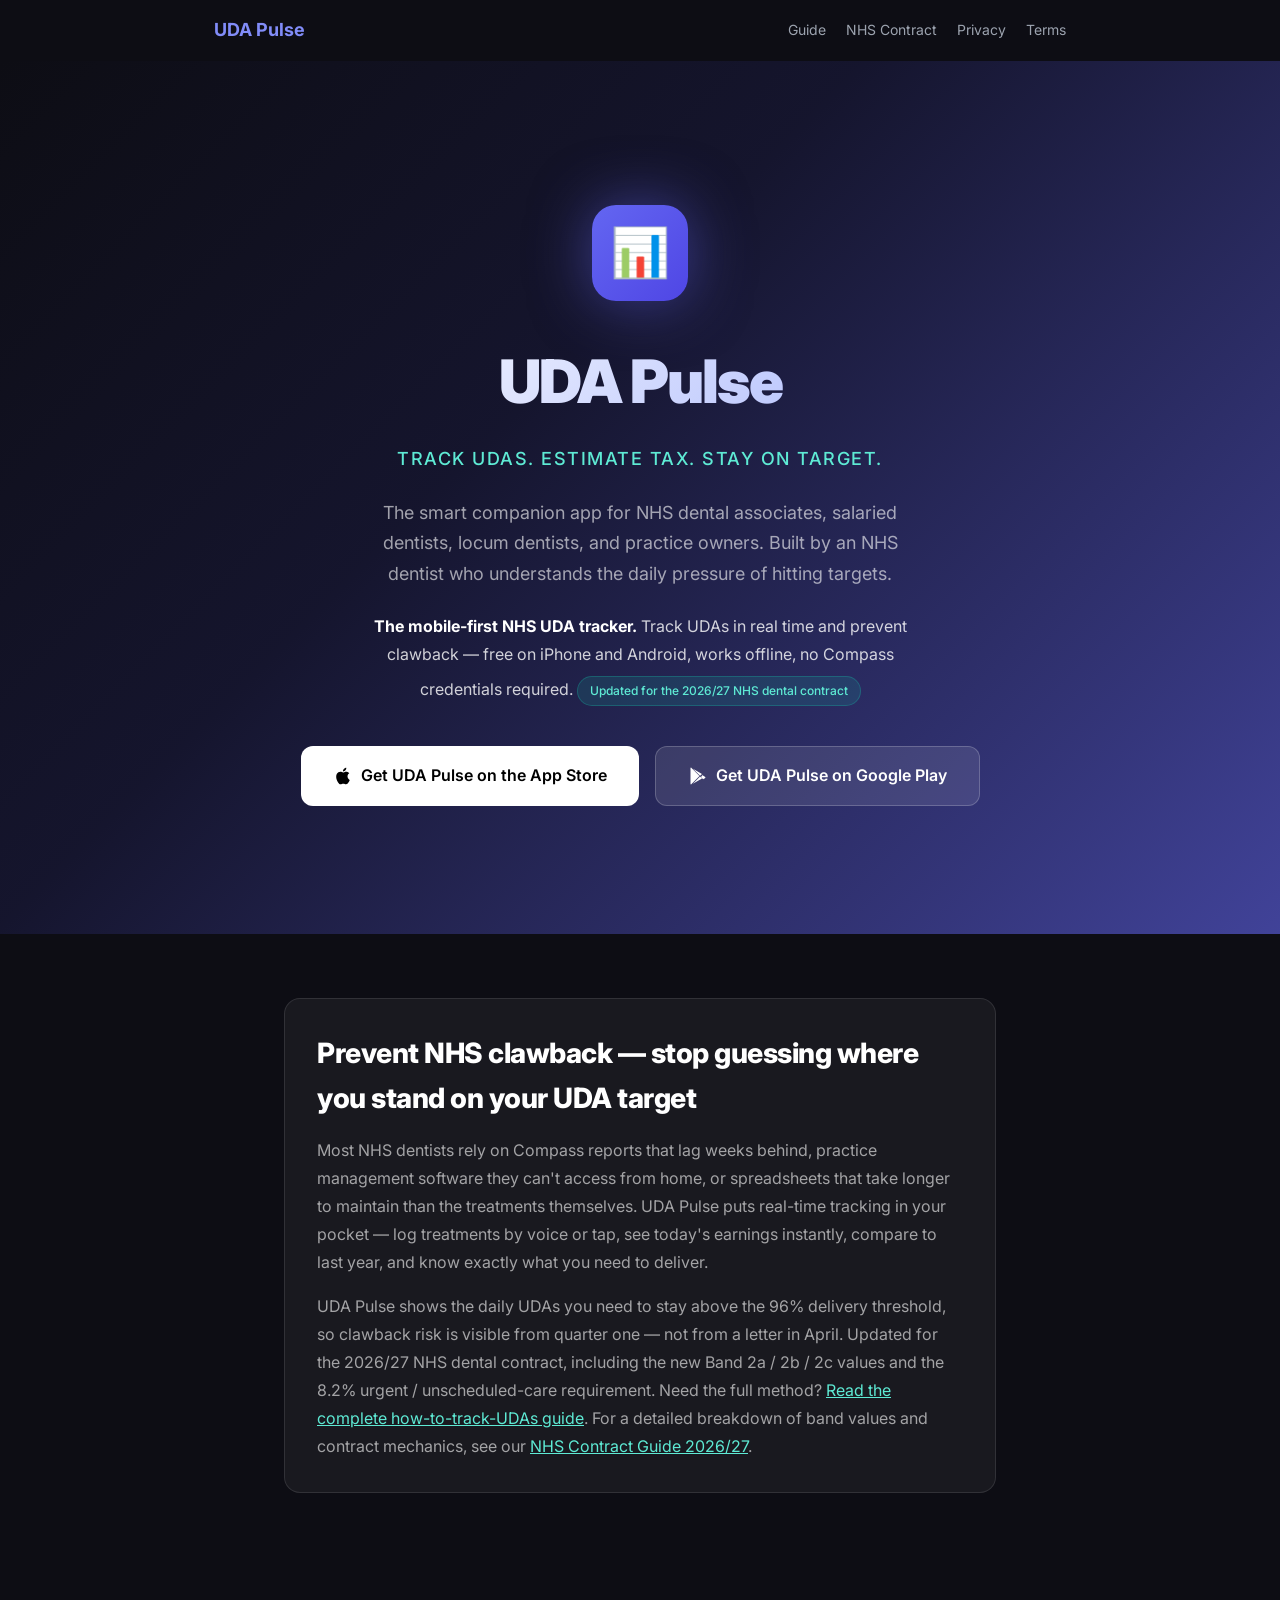
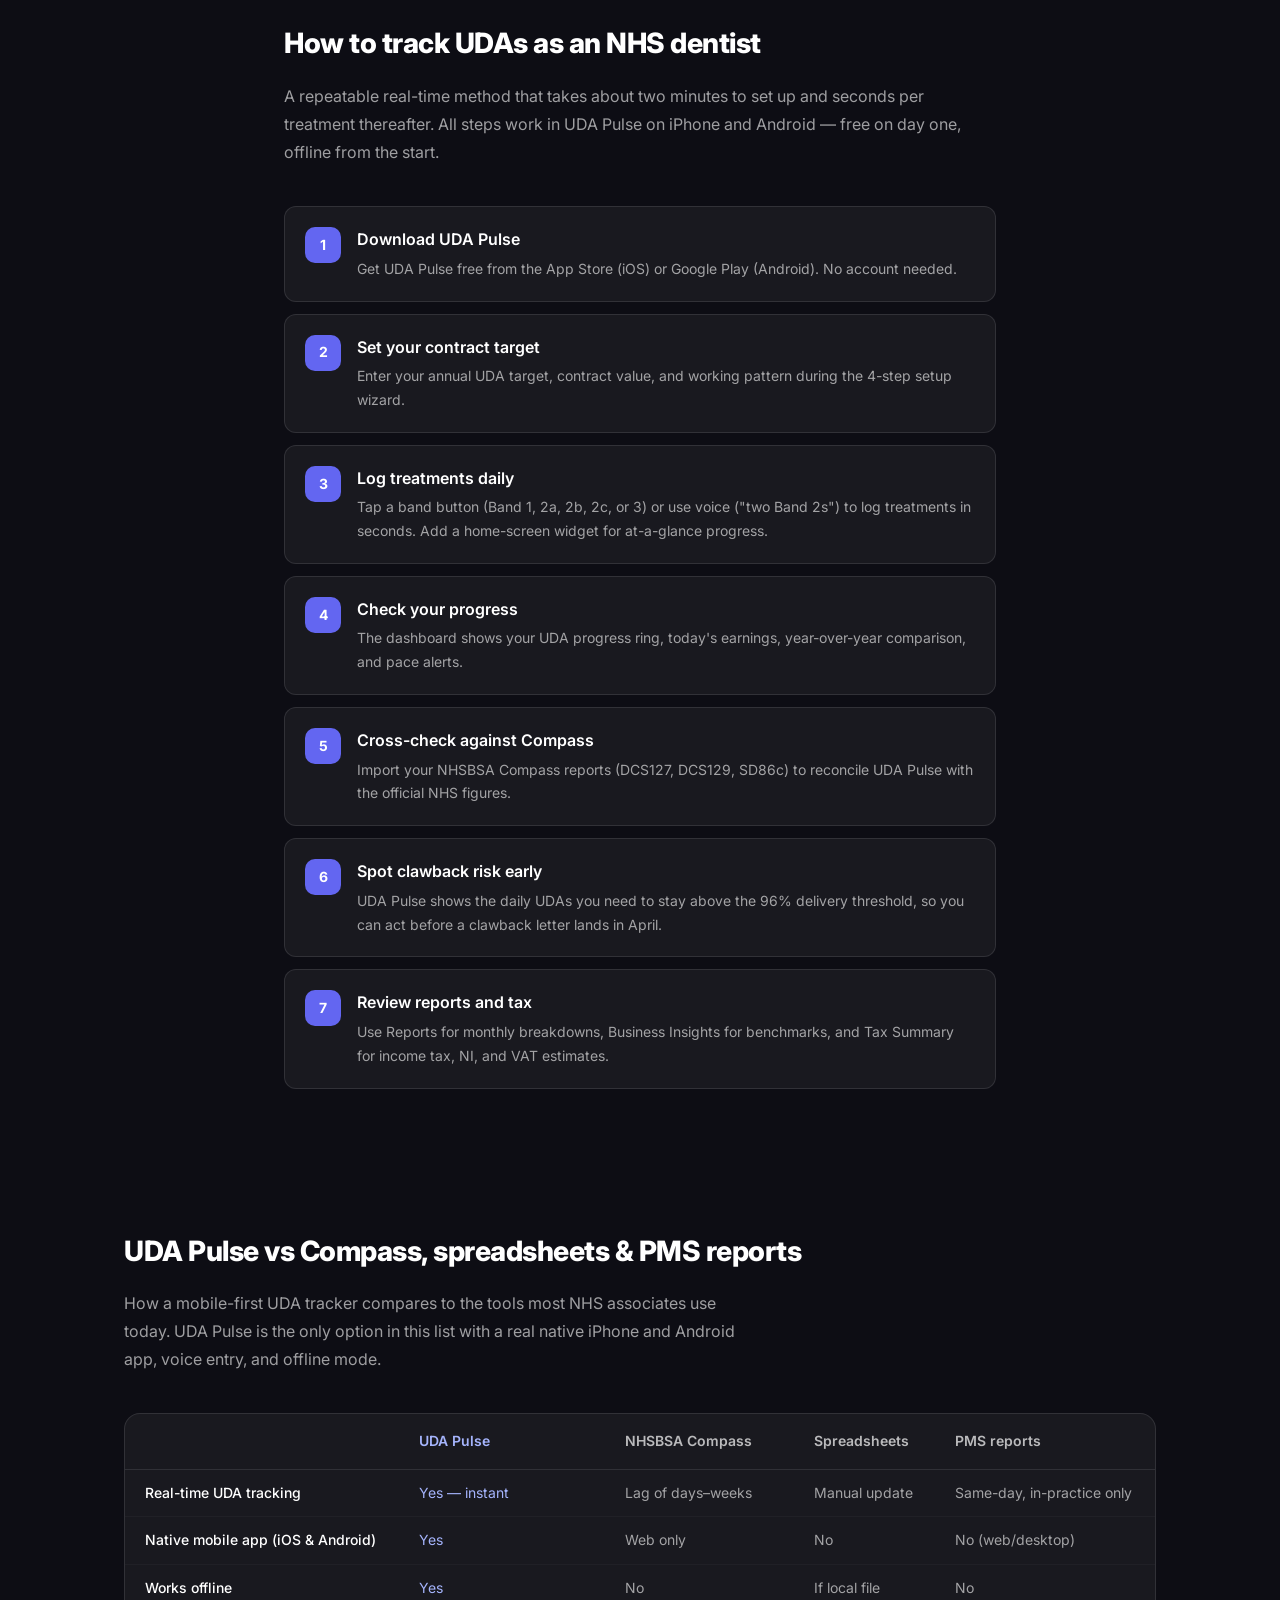
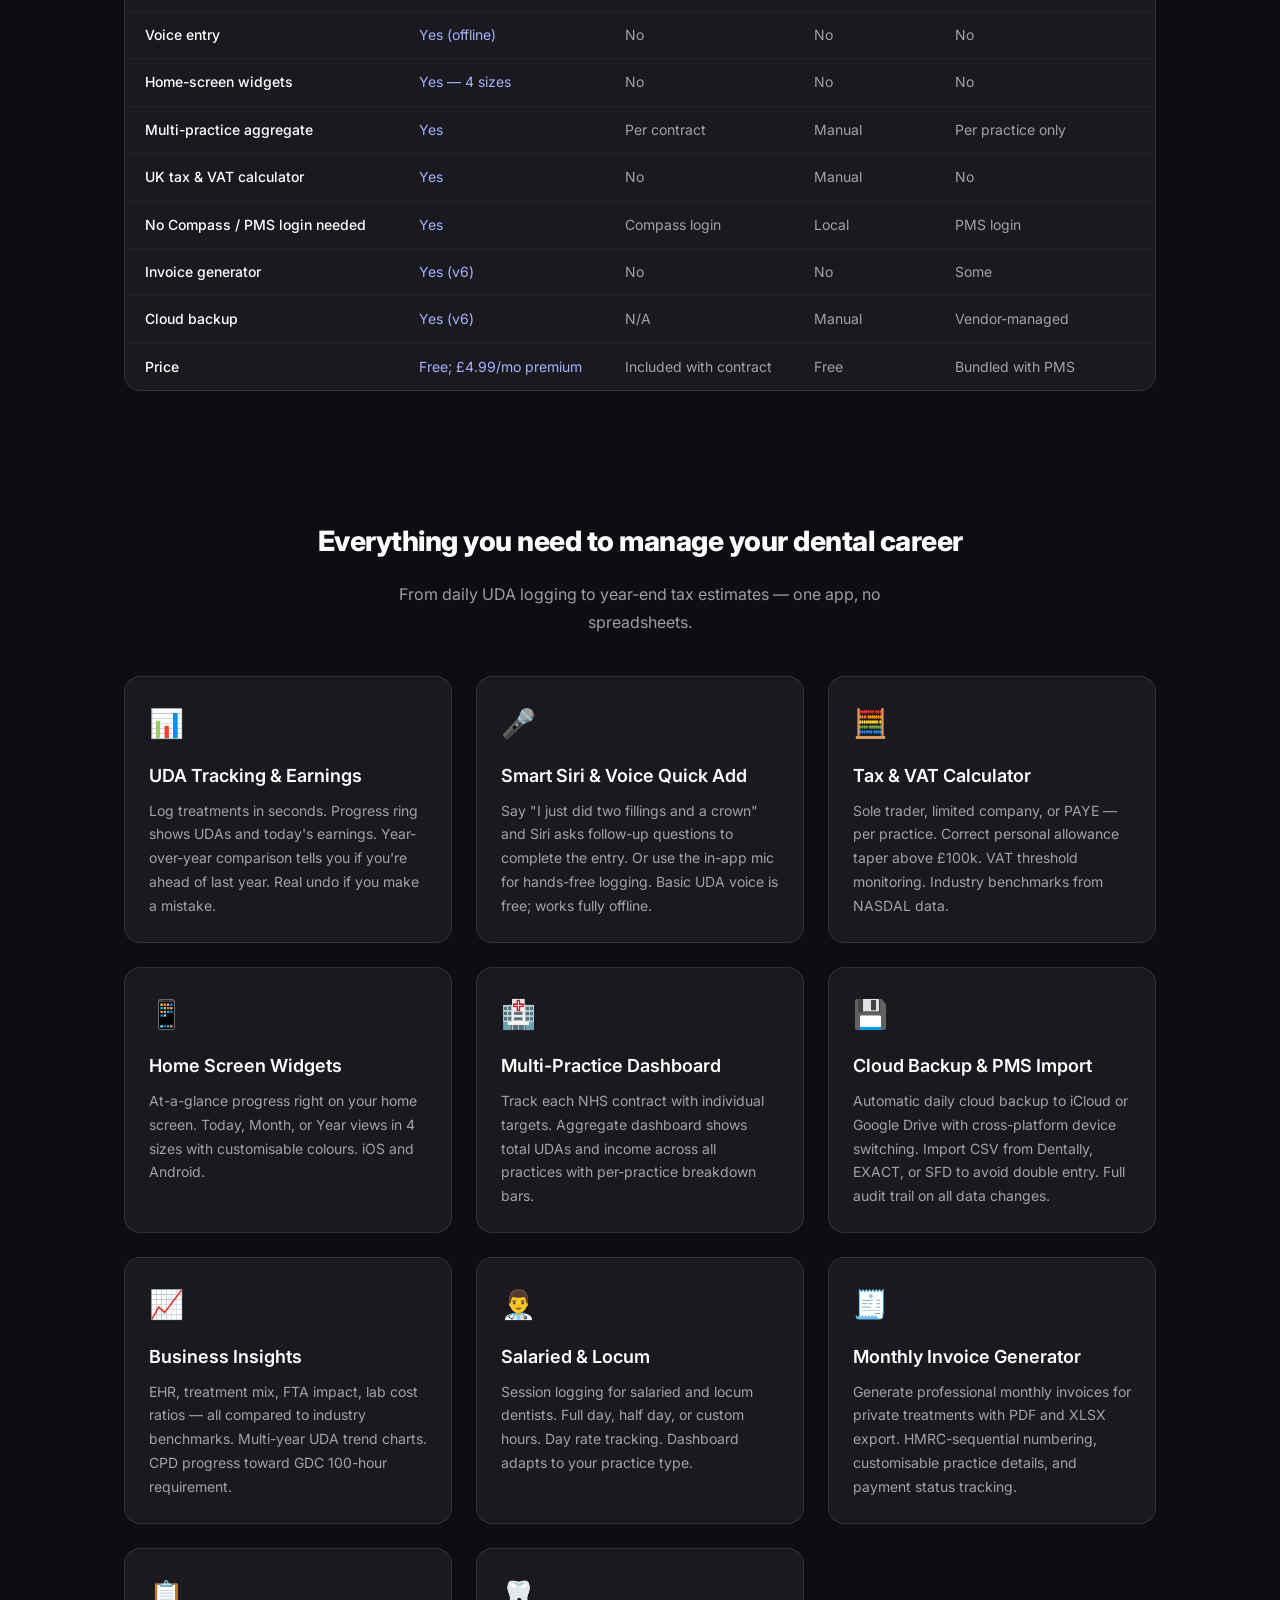
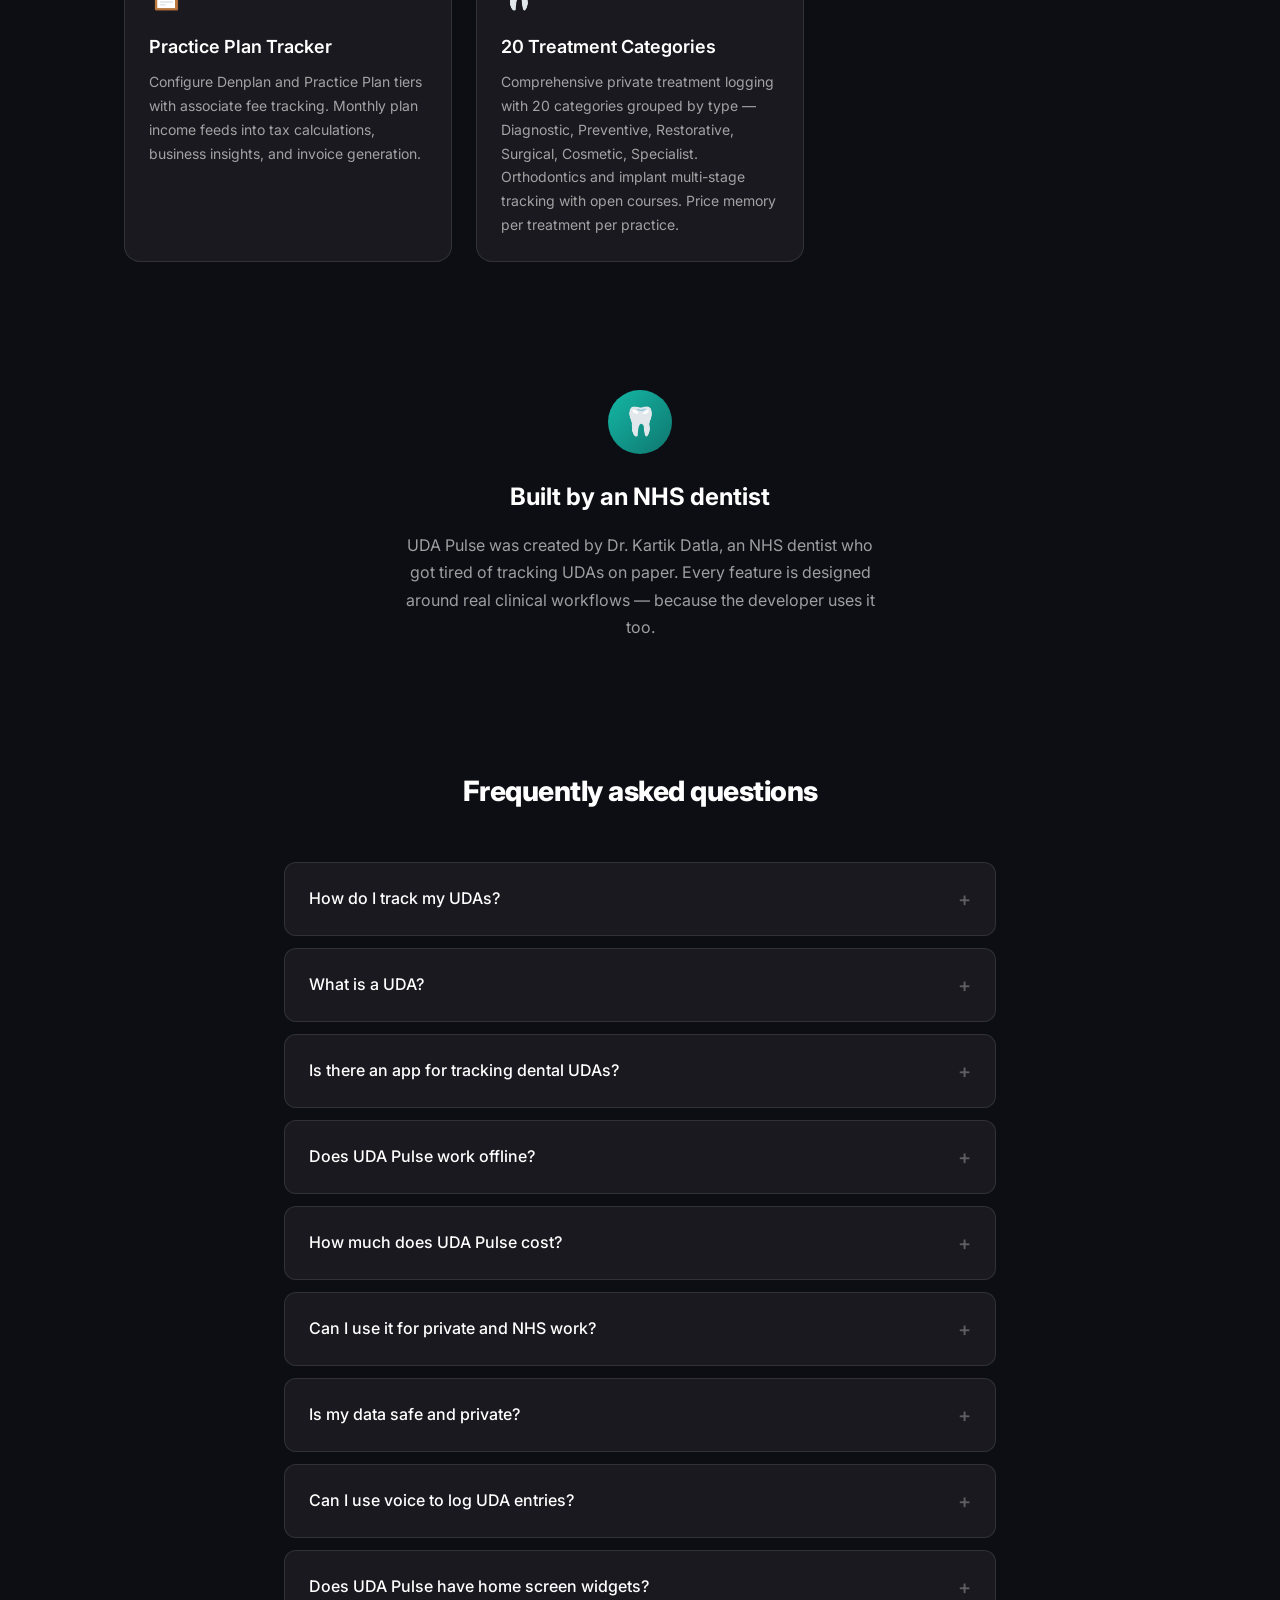
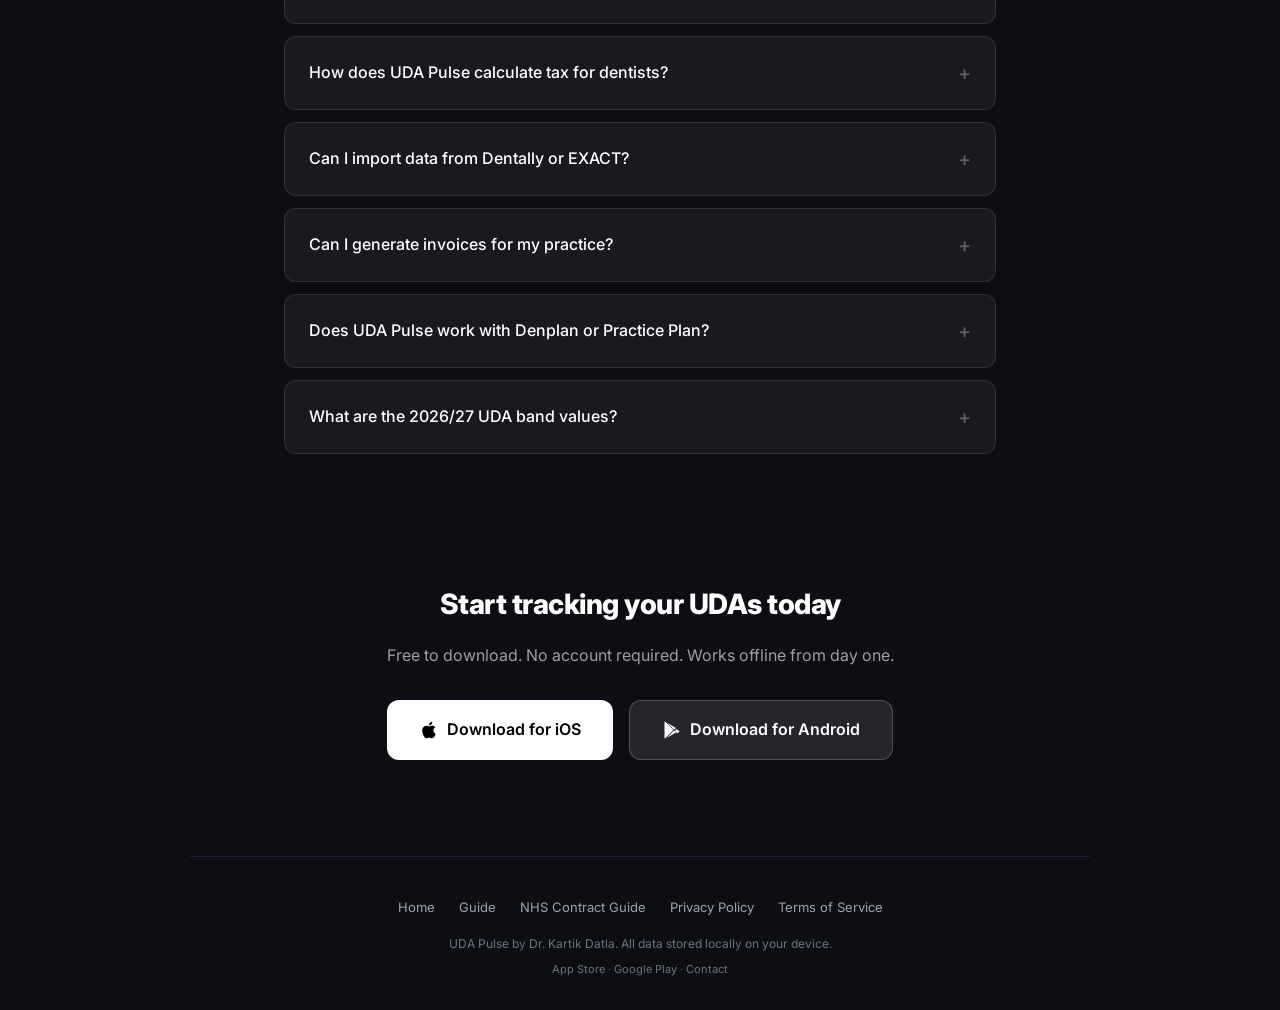
<file: index.html>
<!DOCTYPE html>
<html lang="en-GB">
<head>
<meta charset="UTF-8">
<meta name="viewport" content="width=device-width, initial-scale=1.0">
<title>UDA Tracker for NHS Dentists — Track UDAs, Prevent Clawback | UDA Pulse</title>
<meta name="description" content="The free mobile-first UDA tracker for NHS dentists. Track UDAs in real time, prevent clawback, log treatments by voice, and estimate tax. iPhone & Android. Updated for the 2026/27 NHS dental contract.">
<meta name="keywords" content="UDA tracker, UDA tracker app, NHS UDA tracker, how to track UDAs, track UDAs, UDA tracking app, NHS dentist app, NHS UDA target tracker, dental UDA app, NHS clawback calculator, prevent UDA clawback, Compass UDA tracker, NHSBSA Compass, FP17 tracker, Units of Dental Activity, dental activity tracker, UDA calculator, NHS dental contract 2026, Band 2a Band 2b Band 2c UDA, dentist income tracker, locum dentist app, salaried dentist app, dental tax calculator UK, dentist voice entry, dental practice management, dentist tax estimation, dental CPD tracker, dental mileage tracker, dentist widget iOS Android, NASDAL benchmarks dental, Dentally EXACT import, dental invoice generator, practice plan tracker, Denplan tracker, dental cloud backup, conversational Siri dental">
<link rel="canonical" href="https://udapulse.co.uk/">

<!-- Open Graph -->
<meta property="og:title" content="UDA Tracker for NHS Dentists — Track UDAs, Prevent Clawback | UDA Pulse">
<meta property="og:description" content="The free mobile-first UDA tracker for NHS dentists. Track UDAs in real time, prevent clawback, log treatments by voice, and estimate tax. iPhone & Android. Updated for the 2026/27 NHS dental contract.">
<meta property="og:url" content="https://udapulse.co.uk">
<meta property="og:site_name" content="UDA Pulse">
<meta property="og:type" content="website">
<meta property="og:locale" content="en_GB">

<!-- Twitter Card -->
<meta name="twitter:card" content="summary_large_image">
<meta name="twitter:title" content="UDA Tracker for NHS Dentists — Track UDAs, Prevent Clawback | UDA Pulse">
<meta name="twitter:description" content="Free mobile-first UDA tracker: real-time UDA tracking, voice logging, home-screen widgets, and tax estimation. For NHS associates, locum & salaried dentists. iPhone & Android.">

<link rel="stylesheet" href="/css/style.css">

<!-- JSON-LD Structured Data -->
<script type="application/ld+json">
{
  "@context": "https://schema.org",
  "@type": "SoftwareApplication",
  "name": "UDA Pulse",
  "applicationCategory": "HealthApplication",
  "applicationSubCategory": "Medical",
  "softwareVersion": "6.0.0",
  "operatingSystem": "iOS",
  "downloadUrl": "https://apps.apple.com/us/app/uda-pulse/id6757474721",
  "installUrl": "https://apps.apple.com/us/app/uda-pulse/id6757474721",
  "author": {
    "@type": "Person",
    "name": "Dr. Kartik Datla",
    "jobTitle": "Dentist & Software Developer",
    "url": "https://udapulse.co.uk"
  },
  "description": "Free mobile app for NHS dentists to track UDA delivery with voice entry, home screen widgets, tax estimation (income tax, NI, VAT), industry benchmarks, invoices, practice plans, cloud backup, and 20 treatment categories. Supports NHS associates, locum dentists, salaried dentists, and mixed/private practitioners in England. Updated for 2026/27 NHS dental contract.",
  "offers": {
    "@type": "Offer",
    "price": "0",
    "priceCurrency": "GBP"
  },
  "featureList": [
    "UDA tracking with progress ring and today's earnings",
    "Voice Quick Add — say \"two Band 2s\" to log hands-free",
    "Tax calculator with personal allowance taper and VAT monitoring",
    "Home screen widgets in 4 sizes with custom colours",
    "Year-over-year comparison and multi-year trend charts",
    "Industry benchmarks from NASDAL data",
    "Automatic daily cloud backup with PMS CSV import",
    "Multi-practice dashboard with aggregate stats",
    "NHSBSA Compass report import",
    "Salaried and locum session logging",
    "Offline-first with local data storage",
    "Monthly invoice generation with PDF and XLSX export",
    "Practice plan integration (Denplan, Practice Plan) with tier-based fee tracking",
    "20 private treatment categories with orthodontics and implant stage tracking",
    "Conversational Siri — speak naturally to log treatments",
    "Cloud backup with cross-platform device switching"
  ]
}
</script>
<script type="application/ld+json">
{
  "@context": "https://schema.org",
  "@type": "SoftwareApplication",
  "name": "UDA Pulse",
  "applicationCategory": "HealthApplication",
  "applicationSubCategory": "Medical",
  "softwareVersion": "6.0.0",
  "operatingSystem": "Android",
  "downloadUrl": "https://play.google.com/store/apps/details?id=com.kartikdatla.udapulse",
  "installUrl": "https://play.google.com/store/apps/details?id=com.kartikdatla.udapulse",
  "author": {
    "@type": "Person",
    "name": "Dr. Kartik Datla",
    "jobTitle": "Dentist & Software Developer",
    "url": "https://udapulse.co.uk"
  },
  "description": "Free mobile app for NHS dentists to track UDA delivery with voice entry, home screen widgets, tax estimation (income tax, NI, VAT), industry benchmarks, invoices, practice plans, cloud backup, and 20 treatment categories. Supports NHS associates, locum dentists, salaried dentists, and mixed/private practitioners in England. Updated for 2026/27 NHS dental contract.",
  "offers": {
    "@type": "Offer",
    "price": "0",
    "priceCurrency": "GBP"
  }
}
</script>
<script type="application/ld+json">
{
  "@context": "https://schema.org",
  "@type": "MobileApplication",
  "name": "UDA Pulse",
  "applicationCategory": "HealthApplication",
  "applicationSubCategory": "Medical",
  "softwareVersion": "6.0.0",
  "operatingSystem": "iOS, Android",
  "downloadUrl": ["https://apps.apple.com/us/app/uda-pulse/id6757474721", "https://play.google.com/store/apps/details?id=com.kartikdatla.udapulse"],
  "installUrl": ["https://apps.apple.com/us/app/uda-pulse/id6757474721", "https://play.google.com/store/apps/details?id=com.kartikdatla.udapulse"],
  "inLanguage": "en-GB",
  "author": {
    "@type": "Person",
    "name": "Dr. Kartik Datla",
    "jobTitle": "Dentist & Software Developer",
    "url": "https://udapulse.co.uk"
  },
  "audience": {
    "@type": "Audience",
    "audienceType": "NHS dental associates, locum dentists, salaried dentists, NHS practice owners"
  }
}
</script>
<script type="application/ld+json">
{
  "@context": "https://schema.org",
  "@type": "Organization",
  "@id": "https://udapulse.co.uk/#org",
  "name": "UDA Pulse",
  "url": "https://udapulse.co.uk",
  "logo": "https://udapulse.co.uk/icon.png",
  "sameAs": ["https://apps.apple.com/us/app/uda-pulse/id6757474721", "https://play.google.com/store/apps/details?id=com.kartikdatla.udapulse"],
  "founder": {
    "@type": "Person",
    "name": "Dr. Kartik Datla",
    "jobTitle": "NHS Dentist & Software Developer",
    "url": "https://udapulse.co.uk"
  }
}
</script>
<script type="application/ld+json">
{
  "@context": "https://schema.org",
  "@type": "BreadcrumbList",
  "itemListElement": [
    {"@type": "ListItem", "position": 1, "name": "Home", "item": "https://udapulse.co.uk/"}
  ]
}
</script>
<script type="application/ld+json">
{
  "@context": "https://schema.org",
  "@type": "FAQPage",
  "mainEntity": [
    {
      "@type": "Question",
      "name": "How do I track my UDAs?",
      "acceptedAnswer": {
        "@type": "Answer",
        "text": "Download UDA Pulse for free on iOS or Android. Set your annual UDA target and contract details, then log each treatment as you complete it. The app calculates your UDA delivery in real time with a progress ring showing where you stand against your target."
      }
    },
    {
      "@type": "Question",
      "name": "What is a UDA?",
      "acceptedAnswer": {
        "@type": "Answer",
        "text": "A Unit of Dental Activity (UDA) is the measure used by the NHS to value dental treatments in England. Band 1 treatments generate 1 UDA, Band 2 generates 3 UDAs (with Band 2a/2b/2c sub-bands introduced from 25 November 2022), and Band 3 generates 12 UDAs. NHS dental associates are typically contracted to deliver a set number of UDAs per year."
      }
    },
    {
      "@type": "Question",
      "name": "Is there an app for tracking dental UDAs?",
      "acceptedAnswer": {
        "@type": "Answer",
        "text": "Yes. UDA Pulse is a free mobile app built specifically for NHS dentists to track UDA delivery. It supports NHS associates, locum dentists, salaried dentists, and mixed/private practitioners. Available on both iOS (App Store) and Android (Google Play)."
      }
    },
    {
      "@type": "Question",
      "name": "Does UDA Pulse work offline?",
      "acceptedAnswer": {
        "@type": "Answer",
        "text": "Yes. UDA Pulse stores all data locally on your device with no account or internet connection required. Your data never leaves your phone. You can export reports as CSV or PDF at any time."
      }
    },
    {
      "@type": "Question",
      "name": "How much does UDA Pulse cost?",
      "acceptedAnswer": {
        "@type": "Answer",
        "text": "UDA Pulse is free to download and use. Core features including UDA logging, voice entry for NHS bands, dashboard with today's earnings, and expense tracking are all free. Premium features like multi-practice, business insights, industry benchmarks, automatic backup, and PMS import are available for \u00a34.99/month."
      }
    },
    {
      "@type": "Question",
      "name": "Can I use it for private and NHS work?",
      "acceptedAnswer": {
        "@type": "Answer",
        "text": "Yes. UDA Pulse supports NHS, mixed, and private practice types. Track private income alongside NHS UDA delivery, log expenses by HMRC category, and get separate tax calculations for each practice based on your entity type."
      }
    },
    {
      "@type": "Question",
      "name": "Is my data safe and private?",
      "acceptedAnswer": {
        "@type": "Answer",
        "text": "Yes. All data is stored locally on your device — nothing is sent to the cloud. No account is required and no patient data is collected. Premium users get automatic daily backups to their device's cloud-synced folder (iCloud/Google Drive). UDA Pulse complies with UK GDPR. You can export or delete your data at any time."
      }
    },
    {
      "@type": "Question",
      "name": "Can I use voice to log UDA entries?",
      "acceptedAnswer": {
        "@type": "Answer",
        "text": "Yes. UDA Pulse has built-in voice entry that works offline. Say \"Band 2\" or \"three Band 1s\" to log NHS treatments hands-free. Basic UDA voice commands are free for all users. Premium unlocks voice for private entries and batch commands like \"two Band 2s and a crown for 450\"."
      }
    },
    {
      "@type": "Question",
      "name": "Does UDA Pulse have home screen widgets?",
      "acceptedAnswer": {
        "@type": "Answer",
        "text": "Yes. UDA Pulse offers home screen widgets for both iOS and Android in 4 sizes. Choose between Today, This Month, or This Year views. Widgets show your UDA progress ring, earnings, and pace status. Colours are fully customisable. Tap any widget to open the app."
      }
    },
    {
      "@type": "Question",
      "name": "How does UDA Pulse calculate tax for dentists?",
      "acceptedAnswer": {
        "@type": "Answer",
        "text": "UDA Pulse calculates UK income tax, National Insurance Class 2 and 4, and student loan repayments from your logged NHS and private income. It supports sole trader, limited company (with corporation tax and dividends), and PAYE entity types per practice. The personal allowance taper is correctly applied above \u00a3100k. VAT threshold monitoring alerts you when approaching the \u00a390k registration threshold."
      }
    },
    {
      "@type": "Question",
      "name": "Can I import data from Dentally or EXACT?",
      "acceptedAnswer": {
        "@type": "Answer",
        "text": "Yes. UDA Pulse can import CSV exports from Dentally, EXACT (Software of Excellence), and SFD (Software for Dentists). The parser auto-detects the format from column headers and maps Band, Date, Patient, and Amount fields automatically."
      }
    },
    {
      "@type": "Question",
      "name": "Can I generate invoices for my practice?",
      "acceptedAnswer": {
        "@type": "Answer",
        "text": "Yes. UDA Pulse generates monthly invoices for your private treatments with PDF and XLSX export. Invoices use HMRC-sequential numbering and can be customised with your practice name, address, and logo. Payment status tracking lets you mark invoices as paid, outstanding, or overdue."
      }
    },
    {
      "@type": "Question",
      "name": "Does UDA Pulse work with Denplan or Practice Plan?",
      "acceptedAnswer": {
        "@type": "Answer",
        "text": "Yes. Configure your Denplan or Practice Plan tiers with the number of registered patients per tier and your associate fee percentage. UDA Pulse calculates your monthly practice plan income, feeds it into your overall earnings and tax estimates, and includes it in invoice generation."
      }
    },
    {
      "@type": "Question",
      "name": "What are the 2026/27 UDA band values?",
      "acceptedAnswer": {
        "@type": "Answer",
        "text": "Under the April 2026 NHS dental contract: Band 1 = 1 UDA (exam, scale & polish, prevention), Band 2a = 3 UDA (1-2 fillings, simple extractions), Band 2b = 5 UDA (multiple fillings, anterior endo), Band 2c = 7 UDA (molar endo, surgical extractions), Band 3 = 12 UDA (crowns, bridges, dentures), Urgent = flat fee. Fissure sealants were reclassified: 1-2 teeth = 3 UDA, 3+ teeth = 5 UDA."
      }
    }
  ]
}
</script>
<script type="application/ld+json">
{
  "@context": "https://schema.org",
  "@type": "HowTo",
  "name": "How to Track UDAs as an NHS Dentist",
  "description": "A step-by-step guide to tracking NHS Units of Dental Activity in real time and preventing clawback using the UDA Pulse app.",
  "totalTime": "PT2M",
  "tool": [{"@type": "HowToTool", "name": "UDA Pulse mobile app (free, iOS & Android)"}],
  "step": [
    {"@type": "HowToStep", "position": 1, "name": "Download UDA Pulse", "text": "Get UDA Pulse free from the App Store (iOS) or Google Play (Android). No account needed."},
    {"@type": "HowToStep", "position": 2, "name": "Set your contract target", "text": "Enter your annual UDA target, contract value, and working pattern during the 4-step setup wizard."},
    {"@type": "HowToStep", "position": 3, "name": "Log treatments daily", "text": "Tap a band button (Band 1, 2a, 2b, 2c, or 3) or use voice (\"two Band 2s\") to log treatments in seconds. Add a home-screen widget for at-a-glance progress."},
    {"@type": "HowToStep", "position": 4, "name": "Check your progress", "text": "The dashboard shows your UDA progress ring, today's earnings, year-over-year comparison, and pace alerts."},
    {"@type": "HowToStep", "position": 5, "name": "Cross-check against Compass", "text": "Import your NHSBSA Compass reports (DCS127, DCS129, SD86c) to reconcile UDA Pulse with the official NHS figures."},
    {"@type": "HowToStep", "position": 6, "name": "Spot clawback risk early", "text": "UDA Pulse shows the daily UDAs you need to stay above the 96% delivery threshold, so you can act before a clawback letter lands in April."},
    {"@type": "HowToStep", "position": 7, "name": "Review reports and tax", "text": "Use Reports for monthly breakdowns, Business Insights for benchmarks, and Tax Summary for income tax, NI, and VAT estimates."}
  ]
}
</script>
</head>
<body>
  <!-- Site Navigation -->
  <nav style="padding: 16px 24px; display: flex; align-items: center; justify-content: space-between; max-width: 900px; margin: 0 auto; flex-wrap: wrap; gap: 12px;">
    <a href="/" style="color: #818cf8; text-decoration: none; font-weight: 700; font-size: 18px;">UDA Pulse</a>
    <div style="display: flex; gap: 20px; font-size: 14px; flex-wrap: wrap;">
      <a href="/guide/" style="color: #9ca3af; text-decoration: none;">Guide</a>
      <a href="/nhs-contract-guide/" style="color: #9ca3af; text-decoration: none;">NHS Contract</a>
      <a href="/privacy-policy/" style="color: #9ca3af; text-decoration: none;">Privacy</a>
      <a href="/terms/" style="color: #9ca3af; text-decoration: none;">Terms</a>
    </div>
  </nav>

  <!-- Hero -->
  <section class="hero">
    <div class="hero-bg"></div>
    <div class="hero-content">
      <div class="hero-icon">📊</div>
      <h1>UDA Pulse</h1>
      <p class="hero-tagline">Track UDAs. Estimate Tax. Stay on Target.</p>
      <p class="hero-desc">
        The smart companion app for NHS dental associates, salaried dentists,
        locum dentists, and practice owners. Built by an NHS dentist who
        understands the daily pressure of hitting targets.
      </p>
      <p class="hero-highlight">
        <strong>The mobile-first NHS UDA tracker.</strong>
        Track UDAs in real time and prevent clawback — free on iPhone and Android,
        works offline, no Compass credentials required.
        <span class="badge-pill">Updated for the 2026/27 NHS dental contract</span>
      </p>
      <div class="btn-group">
        <a href="https://apps.apple.com/us/app/uda-pulse/id6757474721" target="_blank" rel="noopener noreferrer" aria-label="Get the UDA tracker on the App Store" class="btn btn-primary">
          <svg viewBox="0 0 24 24" fill="currentColor" aria-hidden="true"><path d="M18.71 19.5c-.83 1.24-1.71 2.45-3.05 2.47-1.34.03-1.77-.79-3.29-.79-1.53 0-2 .77-3.27.82-1.31.05-2.3-1.32-3.14-2.53C4.25 17 2.94 12.45 4.7 9.39c.87-1.52 2.43-2.48 4.12-2.51 1.28-.02 2.5.87 3.29.87.78 0 2.26-1.07 3.8-.91.65.03 2.47.26 3.64 1.98-.09.06-2.17 1.28-2.15 3.81.03 3.02 2.65 4.03 2.68 4.04-.03.07-.42 1.44-1.38 2.83M13 3.5c.73-.83 1.94-1.46 2.94-1.5.13 1.17-.34 2.35-1.04 3.19-.69.85-1.83 1.51-2.95 1.42-.15-1.15.41-2.35 1.05-3.11"/></svg>
          Get UDA Pulse on the App Store
        </a>
        <a href="https://play.google.com/store/apps/details?id=com.kartikdatla.udapulse" target="_blank" rel="noopener noreferrer" aria-label="Get the UDA tracker on Google Play" class="btn btn-secondary">
          <svg viewBox="0 0 24 24" fill="currentColor" aria-hidden="true"><path d="M3.61 1.814L13.793 12 3.61 22.186a.996.996 0 01-.61-.92V2.734a1 1 0 01.61-.92zM14.5 12.707l2.302 2.302-10.937 6.333L14.5 12.707zm3.476-1.2l2.296 1.326a1 1 0 010 1.732l-2.157 1.246-2.553-2.553 2.414-2.75zM5.865 3.158l10.937 6.333L14.5 11.793 5.865 3.158z"/></svg>
          Get UDA Pulse on Google Play
        </a>
      </div>
    </div>
  </section>

  <!-- Problem Statement -->
  <section>
    <div class="container">
      <div class="card">
        <h2 class="section-title">Prevent NHS clawback — stop guessing where you stand on your UDA target</h2>
        <p style="color: var(--text-secondary); line-height: 1.75; margin-bottom: 16px;">
          Most NHS dentists rely on Compass reports that lag weeks behind, practice
          management software they can't access from home, or spreadsheets that
          take longer to maintain than the treatments themselves. UDA Pulse puts
          real-time tracking in your pocket — log treatments by voice or tap, see
          today's earnings instantly, compare to last year, and know exactly
          what you need to deliver.
        </p>
        <p style="color: var(--text-secondary); line-height: 1.75;">
          UDA Pulse shows the daily UDAs you need to stay above the 96% delivery
          threshold, so clawback risk is visible from quarter one — not from a letter
          in April. Updated for the 2026/27 NHS dental contract, including the new
          Band 2a / 2b / 2c values and the 8.2% urgent / unscheduled-care
          requirement. Need the full method?
          <a href="/guide/" style="text-decoration: underline;">Read the complete how-to-track-UDAs guide</a>.
          For a detailed breakdown of band values and contract mechanics, see our
          <a href="/nhs-contract-guide/" style="text-decoration: underline;">NHS Contract Guide 2026/27</a>.
        </p>
      </div>
    </div>
  </section>

  <!-- How to Track UDAs -->
  <section id="how-to-track-udas">
    <div class="container">
      <h2 class="section-title">How to track UDAs as an NHS dentist</h2>
      <p class="section-subtitle">
        A repeatable real-time method that takes about two minutes to set up and
        seconds per treatment thereafter. All steps work in UDA Pulse on iPhone and
        Android — free on day one, offline from the start.
      </p>
      <ol class="steps-list">
        <li class="step-item">
          <span class="step-number">1</span>
          <div class="step-content">
            <h3>Download UDA Pulse</h3>
            <p>Get UDA Pulse free from the App Store (iOS) or Google Play (Android). No account needed.</p>
          </div>
        </li>
        <li class="step-item">
          <span class="step-number">2</span>
          <div class="step-content">
            <h3>Set your contract target</h3>
            <p>Enter your annual UDA target, contract value, and working pattern during the 4-step setup wizard.</p>
          </div>
        </li>
        <li class="step-item">
          <span class="step-number">3</span>
          <div class="step-content">
            <h3>Log treatments daily</h3>
            <p>Tap a band button (Band 1, 2a, 2b, 2c, or 3) or use voice ("two Band 2s") to log treatments in seconds. Add a home-screen widget for at-a-glance progress.</p>
          </div>
        </li>
        <li class="step-item">
          <span class="step-number">4</span>
          <div class="step-content">
            <h3>Check your progress</h3>
            <p>The dashboard shows your UDA progress ring, today's earnings, year-over-year comparison, and pace alerts.</p>
          </div>
        </li>
        <li class="step-item">
          <span class="step-number">5</span>
          <div class="step-content">
            <h3>Cross-check against Compass</h3>
            <p>Import your NHSBSA Compass reports (DCS127, DCS129, SD86c) to reconcile UDA Pulse with the official NHS figures.</p>
          </div>
        </li>
        <li class="step-item">
          <span class="step-number">6</span>
          <div class="step-content">
            <h3>Spot clawback risk early</h3>
            <p>UDA Pulse shows the daily UDAs you need to stay above the 96% delivery threshold, so you can act before a clawback letter lands in April.</p>
          </div>
        </li>
        <li class="step-item">
          <span class="step-number">7</span>
          <div class="step-content">
            <h3>Review reports and tax</h3>
            <p>Use Reports for monthly breakdowns, Business Insights for benchmarks, and Tax Summary for income tax, NI, and VAT estimates.</p>
          </div>
        </li>
      </ol>
    </div>
  </section>

  <!-- Comparison -->
  <section id="comparison">
    <div class="container-wide">
      <h2 class="section-title">UDA Pulse vs Compass, spreadsheets &amp; PMS reports</h2>
      <p class="section-subtitle" style="max-width: 640px;">
        How a mobile-first UDA tracker compares to the tools most NHS associates use
        today. UDA Pulse is the only option in this list with a real native iPhone
        and Android app, voice entry, and offline mode.
      </p>
      <div class="comparison-wrapper">
        <table class="comparison-table">
          <thead>
            <tr>
              <th></th>
              <th class="highlight">UDA Pulse</th>
              <th>NHSBSA Compass</th>
              <th>Spreadsheets</th>
              <th>PMS reports</th>
            </tr>
          </thead>
          <tbody>
            <tr><td>Real-time UDA tracking</td><td>Yes — instant</td><td>Lag of days–weeks</td><td>Manual update</td><td>Same-day, in-practice only</td></tr>
            <tr><td>Native mobile app (iOS & Android)</td><td>Yes</td><td>Web only</td><td>No</td><td>No (web/desktop)</td></tr>
            <tr><td>Works offline</td><td>Yes</td><td>No</td><td>If local file</td><td>No</td></tr>
            <tr><td>Voice entry</td><td>Yes (offline)</td><td>No</td><td>No</td><td>No</td></tr>
            <tr><td>Home-screen widgets</td><td>Yes — 4 sizes</td><td>No</td><td>No</td><td>No</td></tr>
            <tr><td>Multi-practice aggregate</td><td>Yes</td><td>Per contract</td><td>Manual</td><td>Per practice only</td></tr>
            <tr><td>UK tax & VAT calculator</td><td>Yes</td><td>No</td><td>Manual</td><td>No</td></tr>
            <tr><td>No Compass / PMS login needed</td><td>Yes</td><td>Compass login</td><td>Local</td><td>PMS login</td></tr>
            <tr><td>Invoice generator</td><td>Yes (v6)</td><td>No</td><td>No</td><td>Some</td></tr>
            <tr><td>Cloud backup</td><td>Yes (v6)</td><td>N/A</td><td>Manual</td><td>Vendor-managed</td></tr>
            <tr><td>Price</td><td>Free; &pound;4.99/mo premium</td><td>Included with contract</td><td>Free</td><td>Bundled with PMS</td></tr>
          </tbody>
        </table>
      </div>
    </div>
  </section>

  <!-- Features -->
  <section>
    <div class="container-wide">
      <h2 class="section-title" style="text-align: center;">Everything you need to manage your dental career</h2>
      <p class="section-subtitle" style="text-align: center; max-width: 560px; margin-left: auto; margin-right: auto;">
        From daily UDA logging to year-end tax estimates — one app, no spreadsheets.
      </p>
      <div class="feature-grid">
        <div class="feature-card">
          <div class="icon">📊</div>
          <h3>UDA Tracking & Earnings</h3>
          <p>Log treatments in seconds. Progress ring shows UDAs and today's earnings. Year-over-year comparison tells you if you're ahead of last year. Real undo if you make a mistake.</p>
        </div>
        <div class="feature-card">
          <div class="icon">🎤</div>
          <h3>Smart Siri & Voice Quick Add</h3>
          <p>Say "I just did two fillings and a crown" and Siri asks follow-up questions to complete the entry. Or use the in-app mic for hands-free logging. Basic UDA voice is free; works fully offline.</p>
        </div>
        <div class="feature-card">
          <div class="icon">🧮</div>
          <h3>Tax & VAT Calculator</h3>
          <p>Sole trader, limited company, or PAYE — per practice. Correct personal allowance taper above &pound;100k. VAT threshold monitoring. Industry benchmarks from NASDAL data.</p>
        </div>
        <div class="feature-card">
          <div class="icon">📱</div>
          <h3>Home Screen Widgets</h3>
          <p>At-a-glance progress right on your home screen. Today, Month, or Year views in 4 sizes with customisable colours. iOS and Android.</p>
        </div>
        <div class="feature-card">
          <div class="icon">🏥</div>
          <h3>Multi-Practice Dashboard</h3>
          <p>Track each NHS contract with individual targets. Aggregate dashboard shows total UDAs and income across all practices with per-practice breakdown bars.</p>
        </div>
        <div class="feature-card">
          <div class="icon">💾</div>
          <h3>Cloud Backup & PMS Import</h3>
          <p>Automatic daily cloud backup to iCloud or Google Drive with cross-platform device switching. Import CSV from Dentally, EXACT, or SFD to avoid double entry. Full audit trail on all data changes.</p>
        </div>
        <div class="feature-card">
          <div class="icon">📈</div>
          <h3>Business Insights</h3>
          <p>EHR, treatment mix, FTA impact, lab cost ratios — all compared to industry benchmarks. Multi-year UDA trend charts. CPD progress toward GDC 100-hour requirement.</p>
        </div>
        <div class="feature-card">
          <div class="icon">👨‍⚕️</div>
          <h3>Salaried & Locum</h3>
          <p>Session logging for salaried and locum dentists. Full day, half day, or custom hours. Day rate tracking. Dashboard adapts to your practice type.</p>
        </div>
        <div class="feature-card">
          <div class="icon">🧾</div>
          <h3>Monthly Invoice Generator</h3>
          <p>Generate professional monthly invoices for private treatments with PDF and XLSX export. HMRC-sequential numbering, customisable practice details, and payment status tracking.</p>
        </div>
        <div class="feature-card">
          <div class="icon">📋</div>
          <h3>Practice Plan Tracker</h3>
          <p>Configure Denplan and Practice Plan tiers with associate fee tracking. Monthly plan income feeds into tax calculations, business insights, and invoice generation.</p>
        </div>
        <div class="feature-card">
          <div class="icon">🦷</div>
          <h3>20 Treatment Categories</h3>
          <p>Comprehensive private treatment logging with 20 categories grouped by type — Diagnostic, Preventive, Restorative, Surgical, Cosmetic, Specialist. Orthodontics and implant multi-stage tracking with open courses. Price memory per treatment per practice.</p>
        </div>
      </div>
    </div>
  </section>

  <!-- Built by a Dentist -->
  <section class="built-by">
    <div class="built-by-icon">🦷</div>
    <h2>Built by an NHS dentist</h2>
    <p>
      UDA Pulse was created by Dr. Kartik Datla, an NHS dentist who got tired of
      tracking UDAs on paper. Every feature is designed around real clinical
      workflows — because the developer uses it too.
    </p>
  </section>

  <!-- FAQ -->
  <section>
    <div class="container">
      <h2 class="section-title" style="text-align: center; margin-bottom: 48px;">Frequently asked questions</h2>
      <div class="faq-list">
        <details>
          <summary>How do I track my UDAs?</summary>
          <div class="faq-answer">Download UDA Pulse for free on iOS or Android. Set your annual UDA target and contract details, then log each treatment as you complete it. The app calculates your UDA delivery in real time with a progress ring showing where you stand against your target.</div>
        </details>
        <details>
          <summary>What is a UDA?</summary>
          <div class="faq-answer">A Unit of Dental Activity (UDA) is the measure used by the NHS to value dental treatments in England. Band 1 treatments generate 1 UDA, Band 2 generates 3 UDAs (with Band 2a/2b/2c sub-bands introduced from 25 November 2022), and Band 3 generates 12 UDAs. NHS dental associates are typically contracted to deliver a set number of UDAs per year. See the LDC explainer at ldc.org.uk/what-is-a-uda and the NHSBSA Band 2 guidance at nhsbsa.nhs.uk for the official definitions, and the BDA UDA Value Checker at bda.org for value benchmarks.</div>
        </details>
        <details>
          <summary>Is there an app for tracking dental UDAs?</summary>
          <div class="faq-answer">Yes. UDA Pulse is a free mobile app built specifically for NHS dentists to track UDA delivery. It supports NHS associates, locum dentists, salaried dentists, and mixed/private practitioners. Available on both iOS (App Store) and Android (Google Play).</div>
        </details>
        <details>
          <summary>Does UDA Pulse work offline?</summary>
          <div class="faq-answer">Yes. UDA Pulse stores all data locally on your device with no account or internet connection required. Your data never leaves your phone. You can export reports as CSV or PDF at any time.</div>
        </details>
        <details>
          <summary>How much does UDA Pulse cost?</summary>
          <div class="faq-answer">UDA Pulse is free to download and use. Core features including UDA logging, voice entry for NHS bands, dashboard with today's earnings, and expense tracking are all free. Premium features like multi-practice, business insights, industry benchmarks, automatic backup, and PMS import are available for &pound;4.99/month.</div>
        </details>
        <details>
          <summary>Can I use it for private and NHS work?</summary>
          <div class="faq-answer">Yes. UDA Pulse supports NHS, mixed, and private practice types. Track private income alongside NHS UDA delivery, log expenses by HMRC category, and get separate tax calculations for each practice based on your entity type.</div>
        </details>
        <details>
          <summary>Is my data safe and private?</summary>
          <div class="faq-answer">Yes. All data is stored locally on your device — nothing is sent to the cloud. No account is required and no patient data is collected. Premium users get automatic daily backups to their device's cloud-synced folder (iCloud/Google Drive). UDA Pulse complies with UK GDPR. You can export or delete your data at any time.</div>
        </details>
        <details>
          <summary>Can I use voice to log UDA entries?</summary>
          <div class="faq-answer">Yes. UDA Pulse has built-in voice entry that works offline. Say "Band 2" or "three Band 1s" to log NHS treatments hands-free. Basic UDA voice commands are free for all users. Premium unlocks voice for private entries and batch commands like "two Band 2s and a crown for 450".</div>
        </details>
        <details>
          <summary>Does UDA Pulse have home screen widgets?</summary>
          <div class="faq-answer">Yes. UDA Pulse offers home screen widgets for both iOS and Android in 4 sizes. Choose between Today, This Month, or This Year views. Widgets show your UDA progress ring, earnings, and pace status. Colours are fully customisable. Tap any widget to open the app.</div>
        </details>
        <details>
          <summary>How does UDA Pulse calculate tax for dentists?</summary>
          <div class="faq-answer">UDA Pulse calculates UK income tax, National Insurance Class 2 and 4, and student loan repayments from your logged NHS and private income. It supports sole trader, limited company (with corporation tax and dividends), and PAYE entity types per practice. The personal allowance taper is correctly applied above &pound;100k. VAT threshold monitoring alerts you when approaching the &pound;90k registration threshold.</div>
        </details>
        <details>
          <summary>Can I import data from Dentally or EXACT?</summary>
          <div class="faq-answer">Yes. UDA Pulse can import CSV exports from Dentally, EXACT (Software of Excellence), and SFD (Software for Dentists). The parser auto-detects the format from column headers and maps Band, Date, Patient, and Amount fields automatically. This eliminates the need to re-enter data that already exists in your practice management system.</div>
        </details>
        <details>
          <summary>Can I generate invoices for my practice?</summary>
          <div class="faq-answer">Yes. UDA Pulse generates monthly invoices for your private treatments with PDF and XLSX export. Invoices use HMRC-sequential numbering and can be customised with your practice name, address, and logo. Payment status tracking lets you mark invoices as paid, outstanding, or overdue.</div>
        </details>
        <details>
          <summary>Does UDA Pulse work with Denplan or Practice Plan?</summary>
          <div class="faq-answer">Yes. Configure your Denplan or Practice Plan tiers with the number of registered patients per tier and your associate fee percentage. UDA Pulse calculates your monthly practice plan income, feeds it into your overall earnings and tax estimates, and includes it in invoice generation.</div>
        </details>
        <details>
          <summary>What are the 2026/27 UDA band values?</summary>
          <div class="faq-answer">Under the April 2026 NHS dental contract: Band 1 = 1 UDA (exam, scale & polish, prevention), Band 2a = 3 UDA (1-2 fillings, simple extractions), Band 2b = 5 UDA (multiple fillings, anterior endo), Band 2c = 7 UDA (molar endo, surgical extractions), Band 3 = 12 UDA (crowns, bridges, dentures), Urgent = flat fee. Fissure sealants were reclassified: 1-2 teeth = 3 UDA, 3+ teeth = 5 UDA.</div>
        </details>
      </div>
    </div>
  </section>

  <!-- Final CTA -->
  <section style="text-align: center; padding-bottom: 96px;">
    <div class="container">
      <h2 class="section-title">Start tracking your UDAs today</h2>
      <p style="color: var(--text-secondary); margin-bottom: 32px;">
        Free to download. No account required. Works offline from day one.
      </p>
      <div class="btn-group">
        <a href="https://apps.apple.com/us/app/uda-pulse/id6757474721" target="_blank" rel="noopener noreferrer" class="btn btn-primary">
          <svg viewBox="0 0 24 24" fill="currentColor" aria-hidden="true"><path d="M18.71 19.5c-.83 1.24-1.71 2.45-3.05 2.47-1.34.03-1.77-.79-3.29-.79-1.53 0-2 .77-3.27.82-1.31.05-2.3-1.32-3.14-2.53C4.25 17 2.94 12.45 4.7 9.39c.87-1.52 2.43-2.48 4.12-2.51 1.28-.02 2.5.87 3.29.87.78 0 2.26-1.07 3.8-.91.65.03 2.47.26 3.64 1.98-.09.06-2.17 1.28-2.15 3.81.03 3.02 2.65 4.03 2.68 4.04-.03.07-.42 1.44-1.38 2.83M13 3.5c.73-.83 1.94-1.46 2.94-1.5.13 1.17-.34 2.35-1.04 3.19-.69.85-1.83 1.51-2.95 1.42-.15-1.15.41-2.35 1.05-3.11"/></svg>
          Download for iOS
        </a>
        <a href="https://play.google.com/store/apps/details?id=com.kartikdatla.udapulse" target="_blank" rel="noopener noreferrer" class="btn btn-secondary">
          <svg viewBox="0 0 24 24" fill="currentColor" aria-hidden="true"><path d="M3.61 1.814L13.793 12 3.61 22.186a.996.996 0 01-.61-.92V2.734a1 1 0 01.61-.92zM14.5 12.707l2.302 2.302-10.937 6.333L14.5 12.707zm3.476-1.2l2.296 1.326a1 1 0 010 1.732l-2.157 1.246-2.553-2.553 2.414-2.75zM5.865 3.158l10.937 6.333L14.5 11.793 5.865 3.158z"/></svg>
          Download for Android
        </a>
      </div>
    </div>
  </section>

  <!-- Footer -->
  <footer style="padding: 40px 24px 32px; text-align: center; max-width: 900px; margin: 0 auto; border-top: 1px solid #1e1e3a;">
    <div style="display: flex; justify-content: center; gap: 24px; flex-wrap: wrap; margin-bottom: 16px; font-size: 13px;">
      <a href="/" style="color: #9ca3af; text-decoration: none;">Home</a>
      <a href="/guide/" style="color: #9ca3af; text-decoration: none;">Guide</a>
      <a href="/nhs-contract-guide/" style="color: #9ca3af; text-decoration: none;">NHS Contract Guide</a>
      <a href="/privacy-policy/" style="color: #9ca3af; text-decoration: none;">Privacy Policy</a>
      <a href="/terms/" style="color: #9ca3af; text-decoration: none;">Terms of Service</a>
    </div>
    <p style="color: #6b7280; font-size: 12px; margin: 0;">UDA Pulse by Dr. Kartik Datla. All data stored locally on your device.</p>
    <p style="color: #4b5563; font-size: 11px; margin: 8px 0 0;">
      <a href="https://apps.apple.com/us/app/uda-pulse/id6757474721" style="color: #6b7280; text-decoration: none;">App Store</a> ·
      <a href="https://play.google.com/store/apps/details?id=com.kartikdatla.udapulse" style="color: #6b7280; text-decoration: none;">Google Play</a> ·
      <a href="mailto:drkdatla@gmail.com" style="color: #6b7280; text-decoration: none;">Contact</a>
    </p>
  </footer>
</body>
</html>
</file>
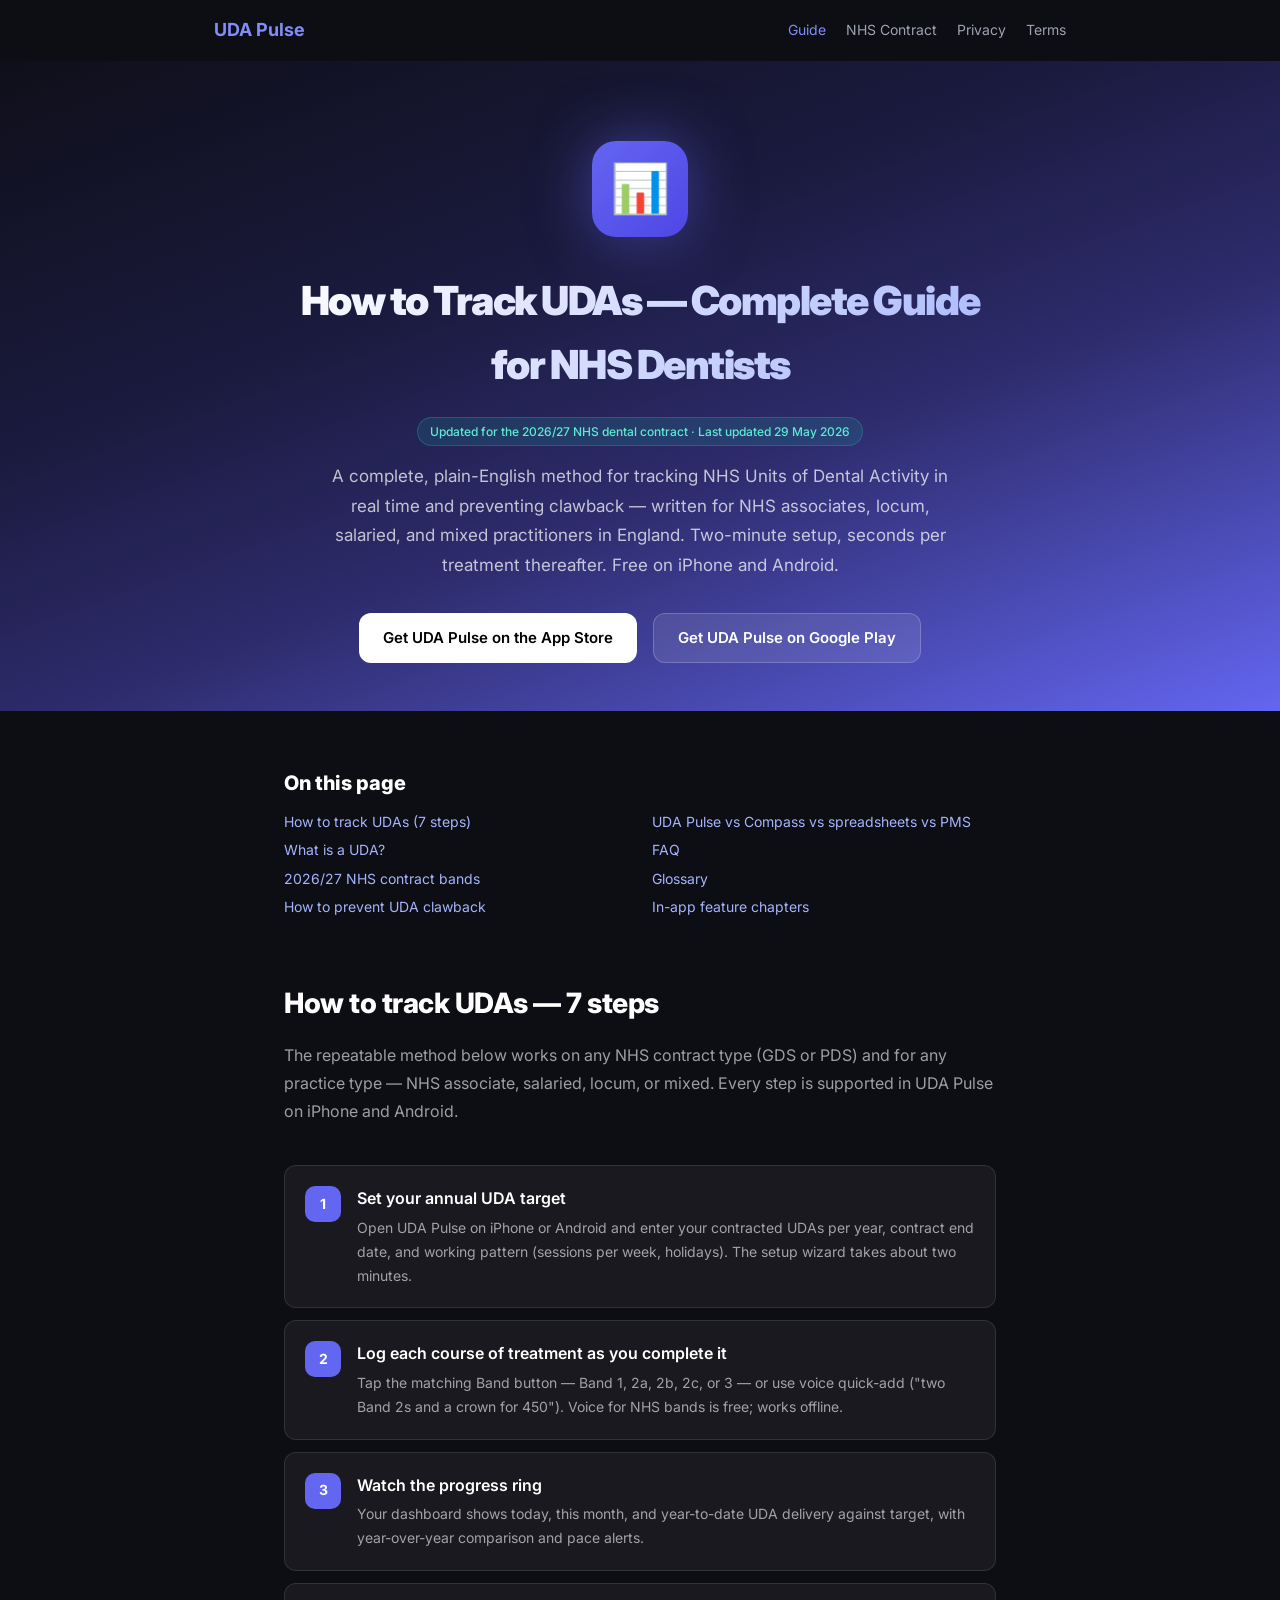
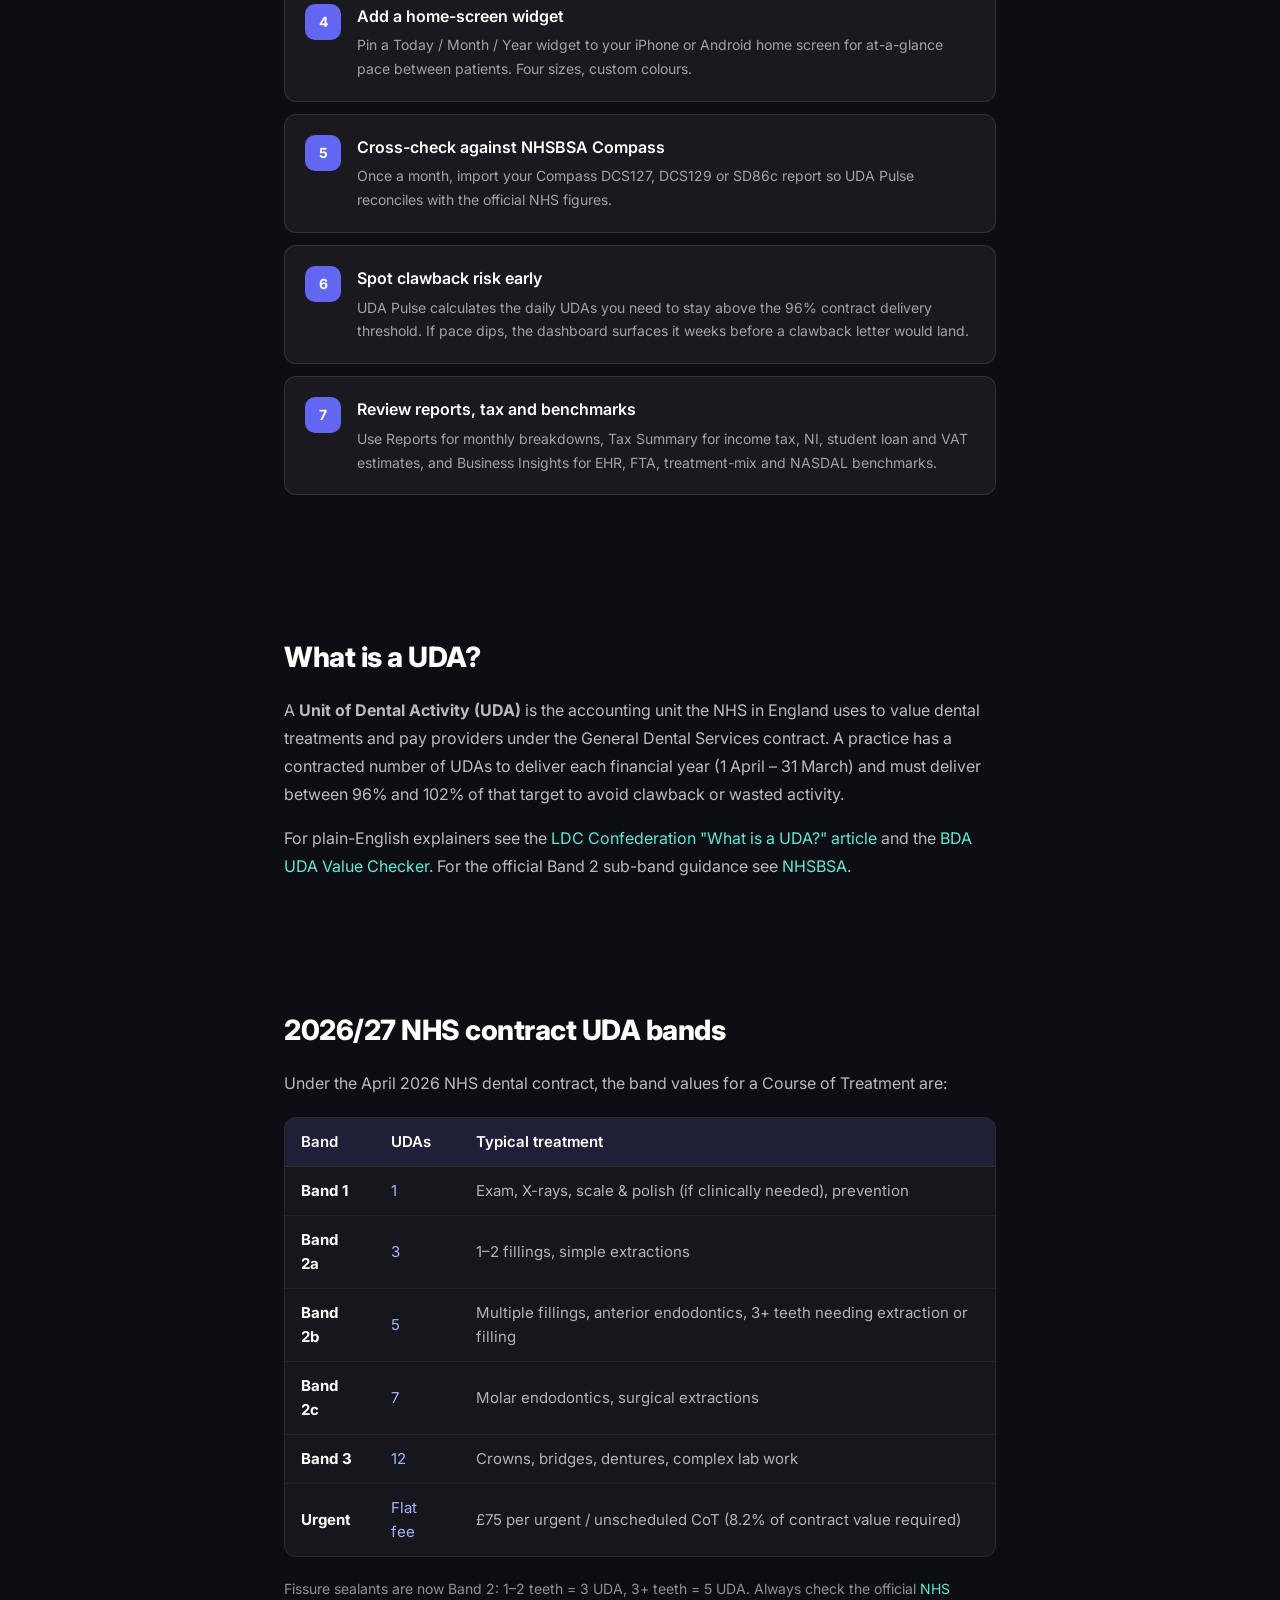
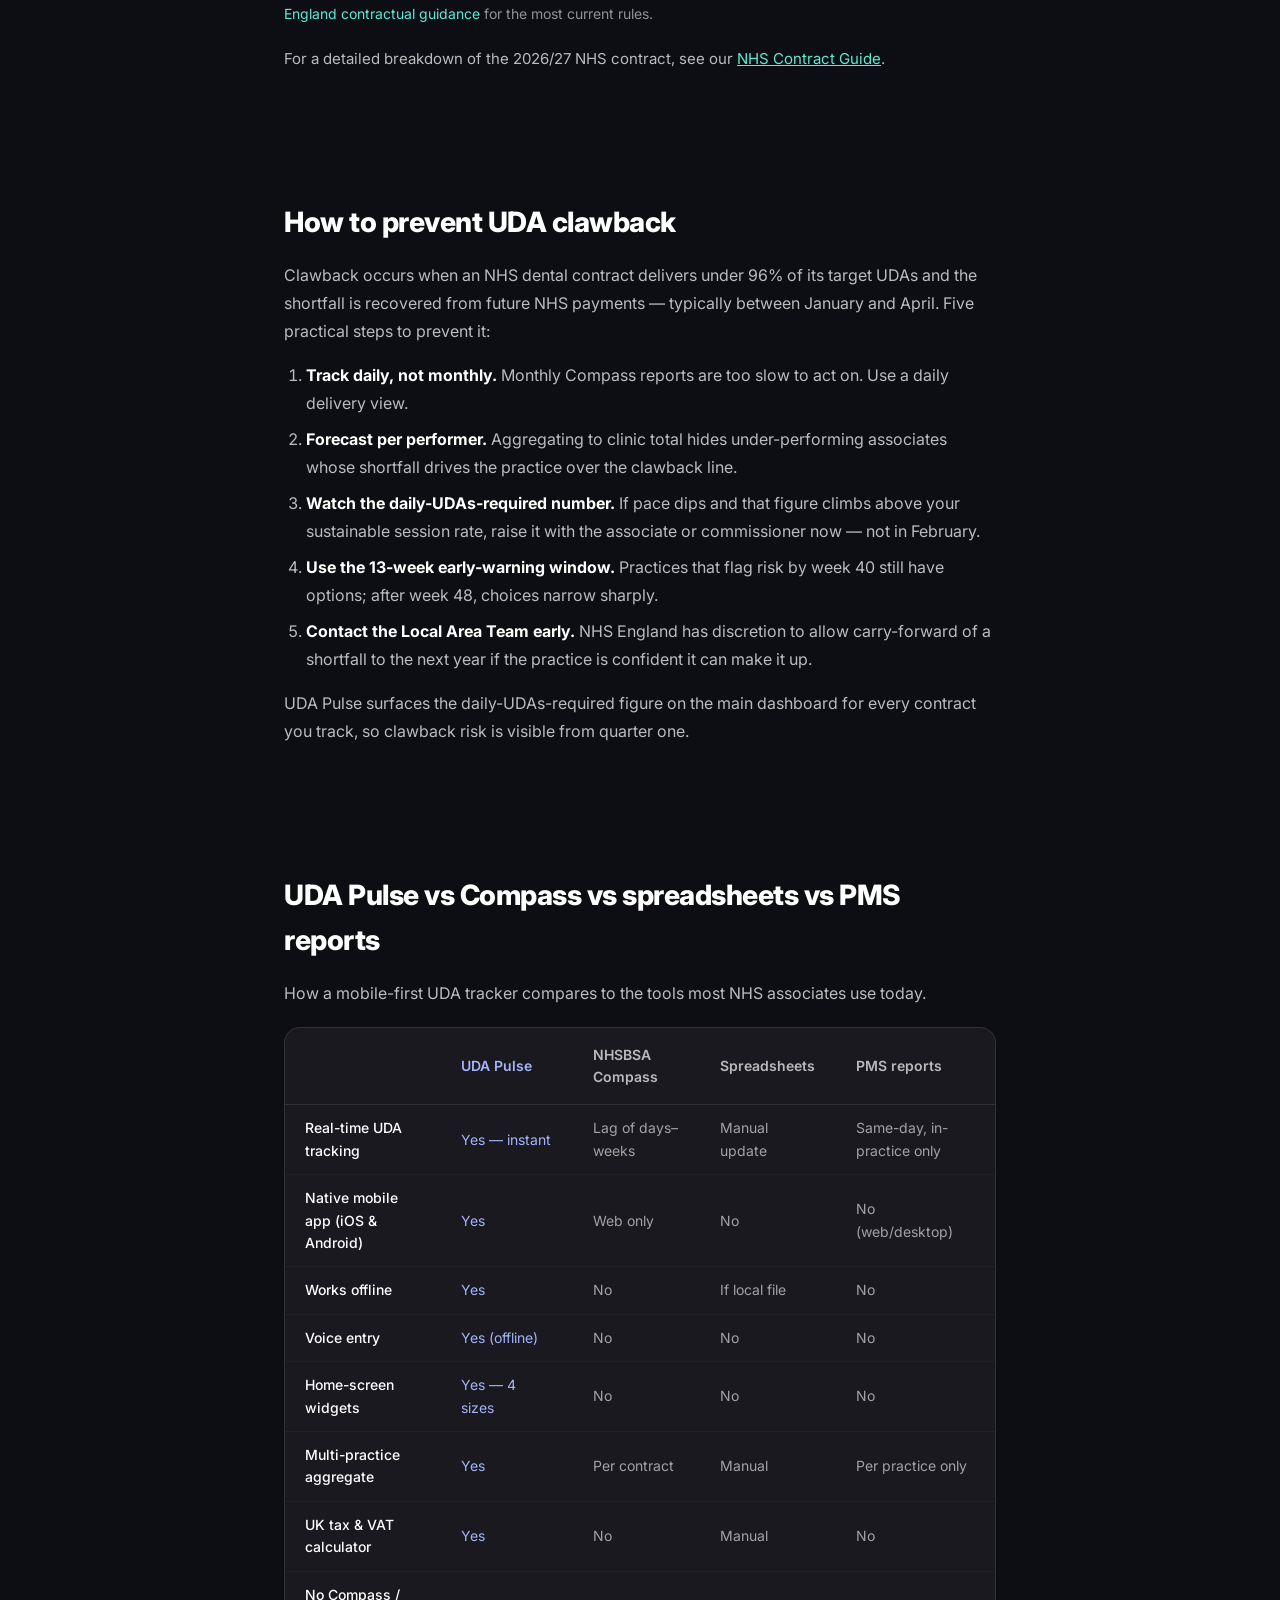
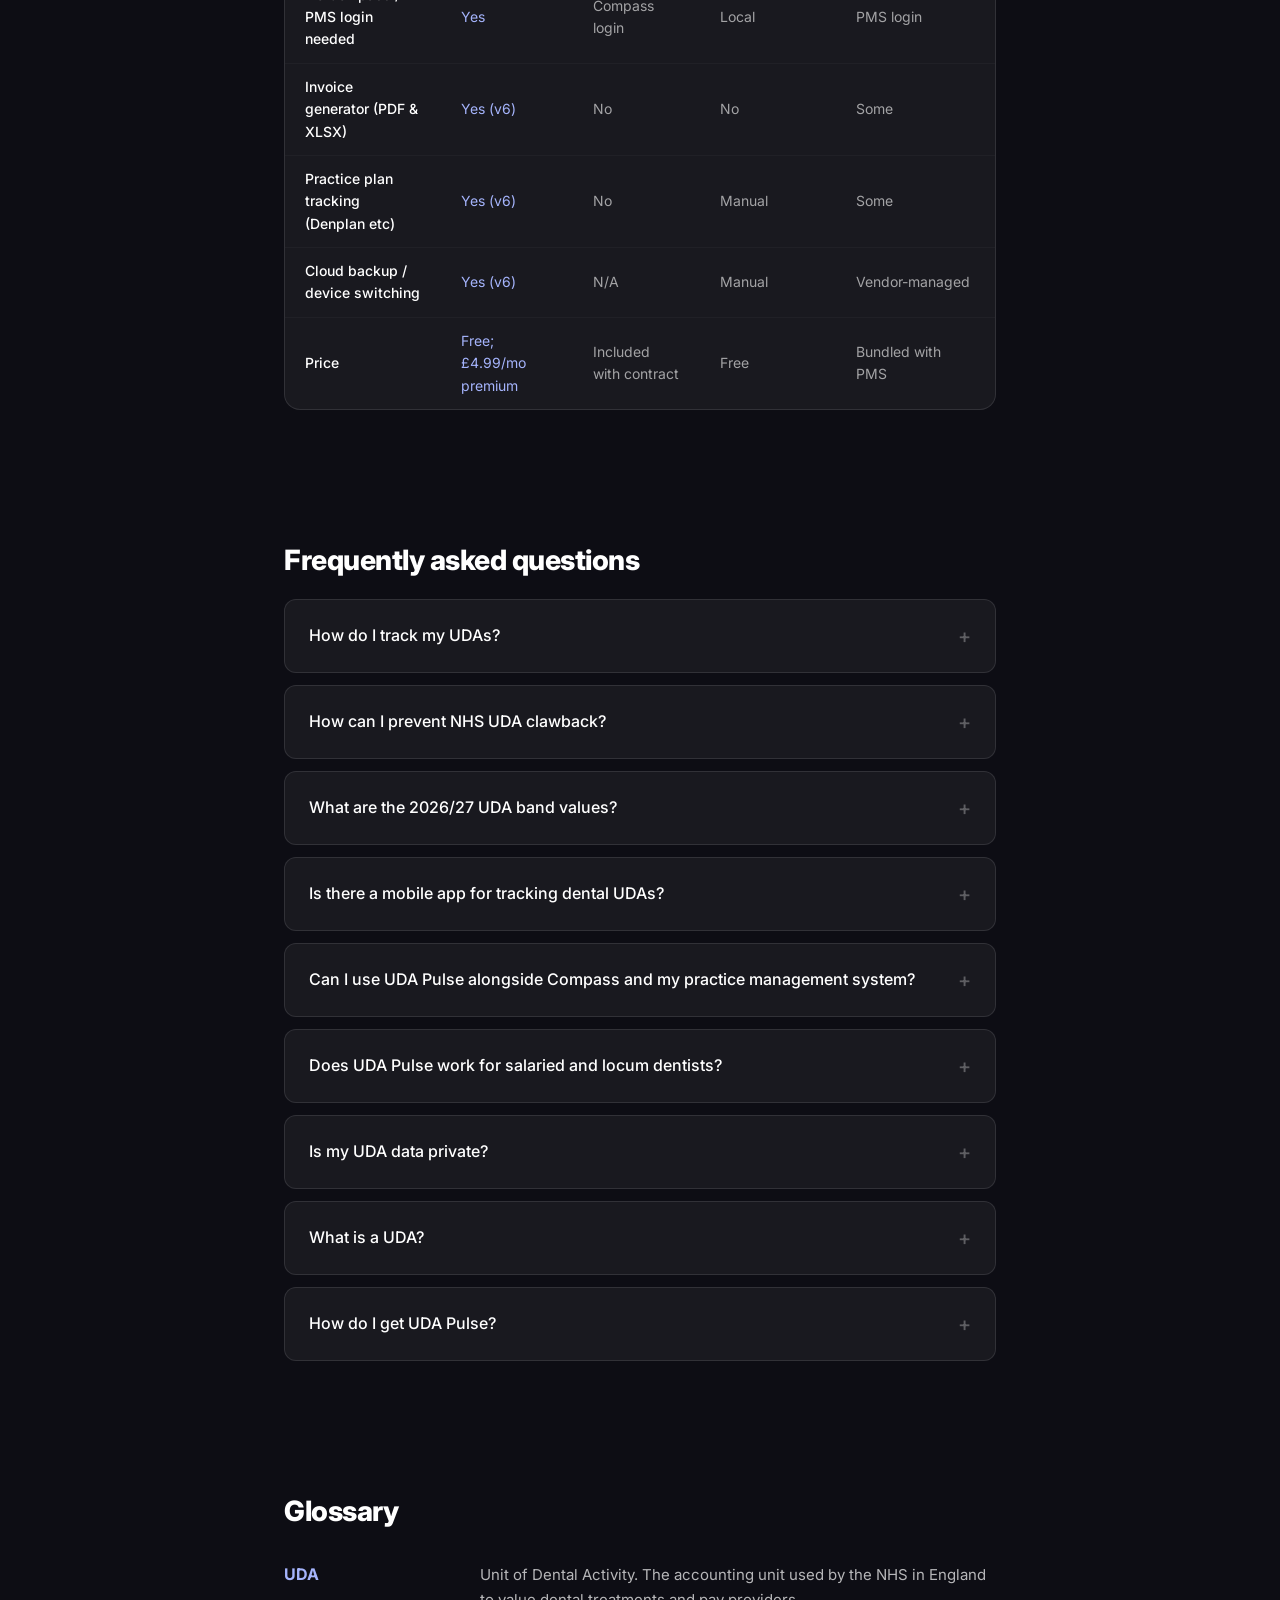
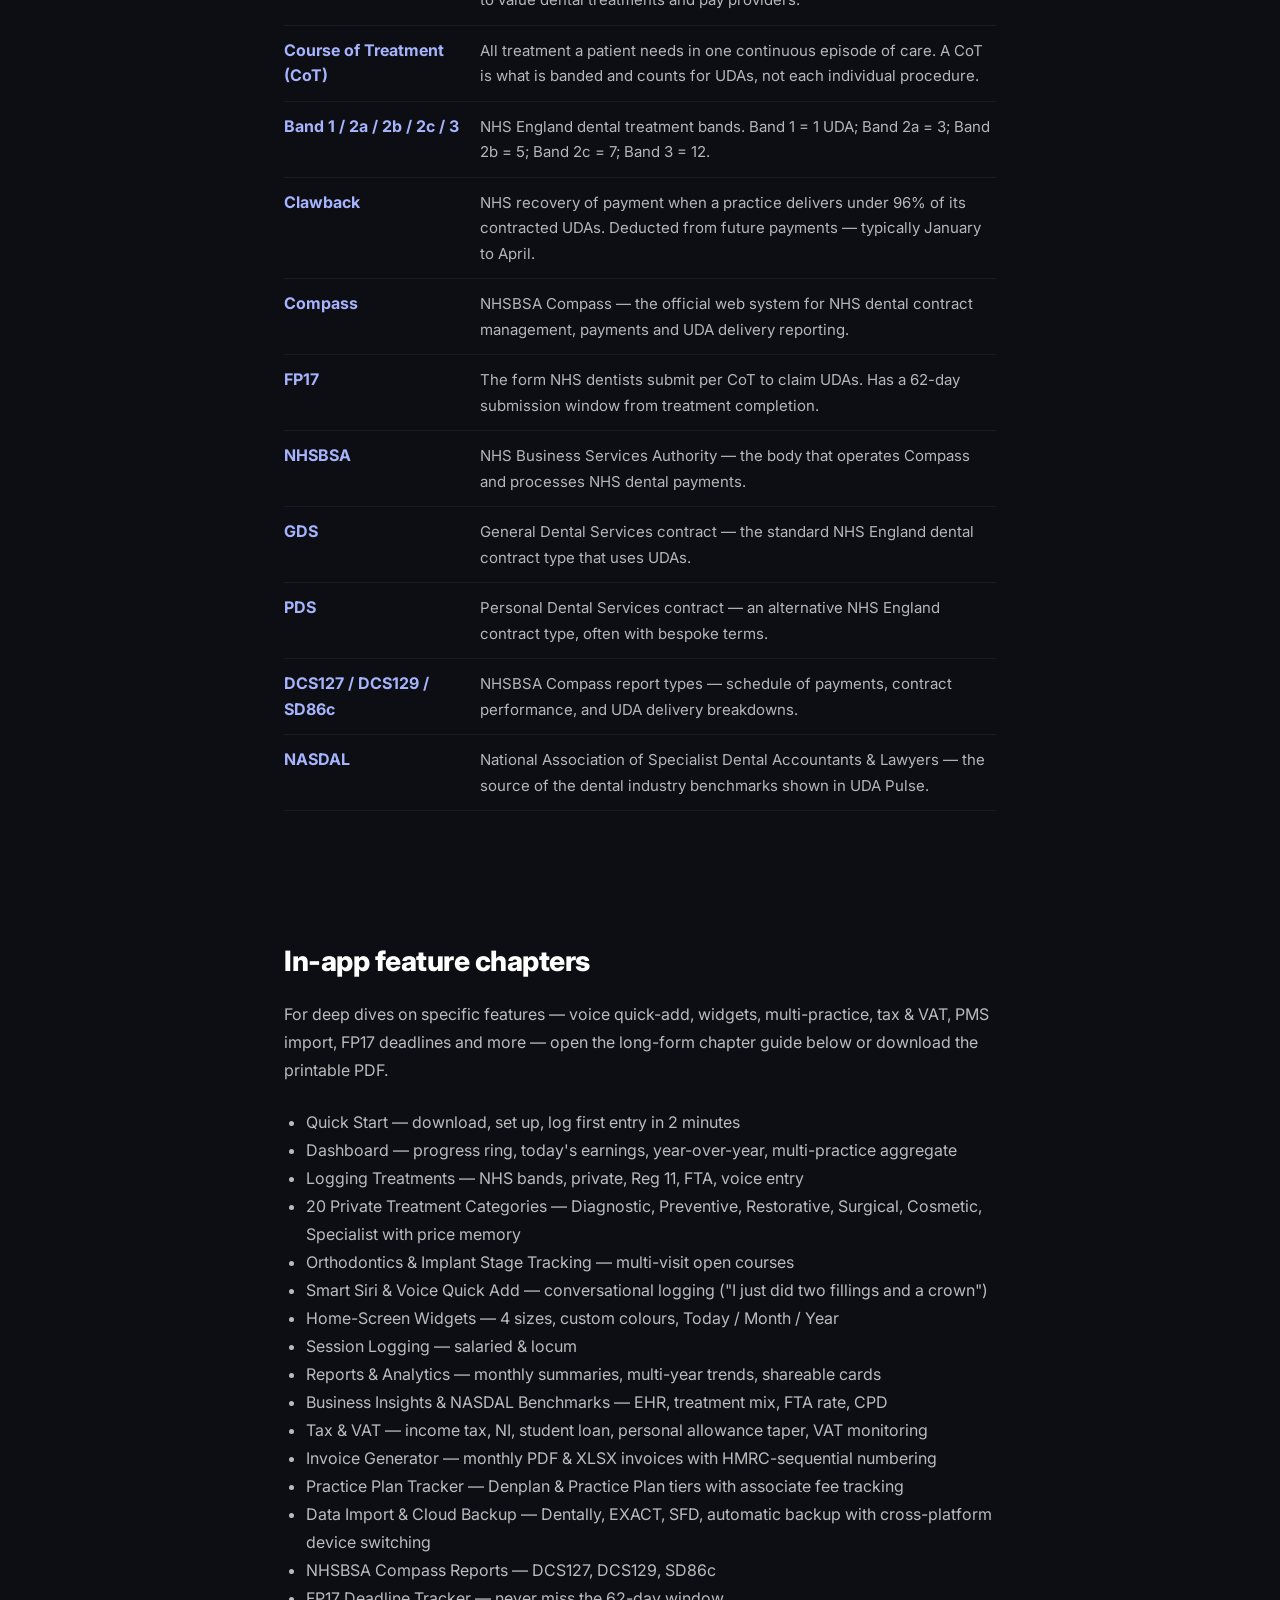
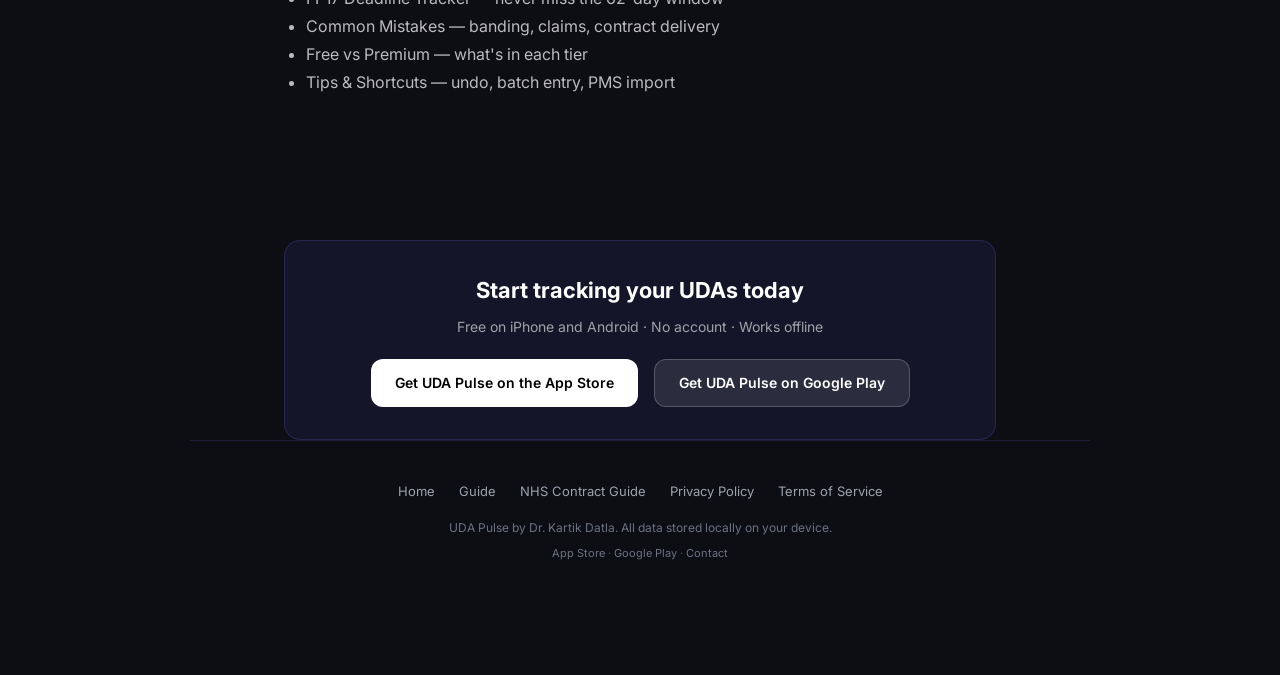
<file: guide/index.html>
<!DOCTYPE html>
<html lang="en-GB">
<head>
<meta charset="UTF-8">
<meta name="viewport" content="width=device-width, initial-scale=1.0">
<title>UDA Tracker Guide — How to Track UDAs as an NHS Dentist | UDA Pulse</title>
<meta name="description" content="Complete how-to-track-UDAs guide for NHS dentists. Real-time UDA tracking, clawback prevention, 2026/27 NHS contract Band 2a / 2b / 2c values, Compass cross-check, voice entry, widgets, FAQ and glossary. Free for iPhone & Android.">
<meta name="keywords" content="how to track UDAs, UDA tracker guide, NHS UDA tracker, track UDAs, UDA tracking guide, prevent UDA clawback, NHS dental contract 2026 27, Band 2a 2b 2c UDA, NHSBSA Compass UDA tracking, UDA Pulse user guide, dental UDA voice entry, dentist home screen widget, NHS dental tax calculator, Dentally CSV import, EXACT SOE import, FP17 deadline tracker, dental CPD tracker">
<link rel="canonical" href="https://udapulse.co.uk/guide/">

<!-- Open Graph -->
<meta property="og:title" content="How to Track UDAs — Complete Guide for NHS Dentists | UDA Pulse">
<meta property="og:description" content="Complete how-to-track-UDAs guide for NHS dentists. Real-time UDA tracking, clawback prevention, 2026/27 NHS contract Band 2a/2b/2c, Compass cross-check, FAQ and glossary.">
<meta property="og:type" content="article">
<meta property="og:url" content="https://udapulse.co.uk/guide/">
<meta property="og:site_name" content="UDA Pulse">
<meta property="og:locale" content="en_GB">

<!-- Twitter Card -->
<meta name="twitter:card" content="summary_large_image">
<meta name="twitter:title" content="How to Track UDAs — Complete Guide for NHS Dentists | UDA Pulse">
<meta name="twitter:description" content="Real-time UDA tracking, clawback prevention, 2026/27 NHS contract bands, Compass cross-check, FAQ and glossary. Free for iPhone & Android.">

<link rel="stylesheet" href="/css/style.css">

<!-- JSON-LD -->
<script type="application/ld+json">
{
  "@context": "https://schema.org",
  "@type": "Article",
  "headline": "How to Track UDAs — Complete Guide for NHS Dentists",
  "description": "Complete how-to-track-UDAs guide for NHS dentists: real-time tracking, clawback prevention, 2026/27 contract bands, Compass cross-check, FAQ and glossary.",
  "datePublished": "2026-01-15",
  "dateModified": "2026-05-29",
  "inLanguage": "en-GB",
  "author": {"@type": "Person", "name": "Dr. Kartik Datla", "jobTitle": "NHS Dentist & Software Developer", "url": "https://udapulse.co.uk"},
  "publisher": {"@type": "Organization", "name": "UDA Pulse", "logo": {"@type": "ImageObject", "url": "https://udapulse.co.uk/icon.png"}},
  "mainEntityOfPage": "https://udapulse.co.uk/guide/",
  "about": ["Unit of Dental Activity", "NHS dental contract", "UDA tracking", "NHS clawback"]
}
</script>
<script type="application/ld+json">
{
  "@context": "https://schema.org",
  "@type": "HowTo",
  "name": "How to track UDAs as an NHS dentist",
  "description": "Step-by-step guide to tracking NHS Units of Dental Activity in real time and preventing clawback, using the UDA Pulse mobile app on iPhone and Android.",
  "totalTime": "PT2M",
  "tool": [{"@type": "HowToTool", "name": "UDA Pulse mobile app (free, iOS & Android)"}],
  "step": [
    {"@type": "HowToStep", "position": 1, "name": "Set your annual UDA target", "text": "Open UDA Pulse on iPhone or Android and enter your contracted UDAs per year, contract end date, and working pattern (sessions per week, holidays). The setup wizard takes about two minutes."},
    {"@type": "HowToStep", "position": 2, "name": "Log each course of treatment as you complete it", "text": "Tap the matching Band button — Band 1, 2a, 2b, 2c, or 3 — or use voice quick-add (\"two Band 2s and a crown for 450\"). Voice for NHS bands is free; works offline."},
    {"@type": "HowToStep", "position": 3, "name": "Watch the progress ring", "text": "Your dashboard shows today, this month, and year-to-date UDA delivery against target, with year-over-year comparison and pace alerts."},
    {"@type": "HowToStep", "position": 4, "name": "Add a home-screen widget", "text": "Pin a Today / Month / Year widget to your iPhone or Android home screen for at-a-glance pace between patients. Four sizes, custom colours."},
    {"@type": "HowToStep", "position": 5, "name": "Cross-check against NHSBSA Compass", "text": "Once a month, import your Compass DCS127, DCS129 or SD86c report so UDA Pulse reconciles with the official NHS figures."},
    {"@type": "HowToStep", "position": 6, "name": "Spot clawback risk early", "text": "UDA Pulse calculates the daily UDAs you need to stay above the 96% contract delivery threshold. If pace dips, the dashboard surfaces it weeks before a clawback letter would land."},
    {"@type": "HowToStep", "position": 7, "name": "Review reports, tax and benchmarks", "text": "Use Reports for monthly breakdowns, Tax Summary for income tax, NI, student loan and VAT estimates, and Business Insights for EHR, FTA, treatment-mix and NASDAL benchmarks."}
  ]
}
</script>
<script type="application/ld+json">
{
  "@context": "https://schema.org",
  "@type": "FAQPage",
  "mainEntity": [
    {"@type": "Question", "name": "How do I track my UDAs?", "acceptedAnswer": {"@type": "Answer", "text": "The fastest method is to install a real-time mobile UDA tracker. With UDA Pulse: set your annual UDA target, log every course of treatment as you complete it (tap a Band button or use voice), and read the dashboard ring for today, month and year delivery against target. Once a month, import your NHSBSA Compass report (DCS127 / DCS129 / SD86c) to reconcile against the official NHS figures."}},
    {"@type": "Question", "name": "How can I prevent NHS UDA clawback?", "acceptedAnswer": {"@type": "Answer", "text": "Clawback happens when contract delivery falls below the 96% threshold and the shortfall is recovered from future NHS payments. To prevent it: (1) track UDA delivery daily, not monthly; (2) forecast by performer, not by clinic total; (3) watch the daily-UDAs-required figure; (4) raise a contract variation with your Local Area Team early if delivery cannot be recovered."}},
    {"@type": "Question", "name": "What are the 2026/27 UDA band values?", "acceptedAnswer": {"@type": "Answer", "text": "Under the April 2026 NHS dental contract: Band 1 = 1 UDA; Band 2a = 3 UDA; Band 2b = 5 UDA; Band 2c = 7 UDA; Band 3 = 12 UDA; Urgent treatment has a flat fee of \u00a375 per course."}},
    {"@type": "Question", "name": "Is there a mobile app for tracking dental UDAs?", "acceptedAnswer": {"@type": "Answer", "text": "Yes. UDA Pulse is the only NHS-focused UDA tracker available as a real native app on both iPhone and Android. It works offline, requires no Compass or PMS login, and is free to download."}},
    {"@type": "Question", "name": "Does UDA Pulse work for salaried and locum dentists?", "acceptedAnswer": {"@type": "Answer", "text": "Yes. UDA Pulse has a session-logging mode for salaried and locum dentists. Log full-day, half-day or custom-hour sessions with day-rate tracking; the dashboard adapts to your practice type."}},
    {"@type": "Question", "name": "Is my UDA data private?", "acceptedAnswer": {"@type": "Answer", "text": "Yes. All data is stored locally on your device. No account is required, no patient data is collected, and nothing is sent to a server. UDA Pulse complies with UK GDPR."}},
    {"@type": "Question", "name": "What is a UDA?", "acceptedAnswer": {"@type": "Answer", "text": "A Unit of Dental Activity (UDA) is the measure used by the NHS to value dental treatments in England. Band 1 = 1 UDA, Band 2 = 3 UDAs (with 2a / 2b / 2c sub-bands), Band 3 = 12 UDAs."}},
    {"@type": "Question", "name": "How do I get UDA Pulse?", "acceptedAnswer": {"@type": "Answer", "text": "Free on the App Store and Google Play. No account, no card details — open the app and run the 2-minute setup wizard."}}
  ]
}
</script>
<script type="application/ld+json">
{
  "@context": "https://schema.org",
  "@type": "BreadcrumbList",
  "itemListElement": [
    {"@type": "ListItem", "position": 1, "name": "Home", "item": "https://udapulse.co.uk/"},
    {"@type": "ListItem", "position": 2, "name": "Guide", "item": "https://udapulse.co.uk/guide/"}
  ]
}
</script>
</head>
<body>
  <!-- Site Navigation -->
  <nav style="padding: 16px 24px; display: flex; align-items: center; justify-content: space-between; max-width: 900px; margin: 0 auto; flex-wrap: wrap; gap: 12px;">
    <a href="/" style="color: #818cf8; text-decoration: none; font-weight: 700; font-size: 18px;">UDA Pulse</a>
    <div style="display: flex; gap: 20px; font-size: 14px; flex-wrap: wrap;">
      <a href="/guide/" style="color: #818cf8; text-decoration: none;">Guide</a>
      <a href="/nhs-contract-guide/" style="color: #9ca3af; text-decoration: none;">NHS Contract</a>
      <a href="/privacy-policy/" style="color: #9ca3af; text-decoration: none;">Privacy</a>
      <a href="/terms/" style="color: #9ca3af; text-decoration: none;">Terms</a>
    </div>
  </nav>

  <!-- Hero -->
  <div class="guide-hero">
    <div class="hero-icon">📊</div>
    <h1 style="font-size: clamp(28px, 5vw, 40px); font-weight: 900; letter-spacing: -1.5px; margin-bottom: 12px; background: linear-gradient(135deg, #fff, #A5B4FC); -webkit-background-clip: text; -webkit-text-fill-color: transparent; max-width: 720px;">
      How to Track UDAs — Complete Guide for NHS Dentists
    </h1>
    <p class="badge-pill" style="margin-bottom: 16px;">Updated for the 2026/27 NHS dental contract &middot; Last updated 29 May 2026</p>
    <p style="font-size: 17px; color: rgba(255,255,255,0.72); max-width: 620px; line-height: 1.75; margin-bottom: 32px;">
      A complete, plain-English method for tracking NHS Units of Dental Activity in
      real time and preventing clawback — written for NHS associates, locum,
      salaried, and mixed practitioners in England. Two-minute setup, seconds per
      treatment thereafter. Free on iPhone and Android.
    </p>
    <div class="btn-group">
      <a href="https://apps.apple.com/us/app/uda-pulse/id6757474721" target="_blank" rel="noopener noreferrer" class="btn btn-primary" style="padding: 12px 24px; font-size: 15px;">Get UDA Pulse on the App Store</a>
      <a href="https://play.google.com/store/apps/details?id=com.kartikdatla.udapulse" target="_blank" rel="noopener noreferrer" class="btn btn-secondary" style="padding: 12px 24px; font-size: 15px;">Get UDA Pulse on Google Play</a>
    </div>
  </div>

  <div style="padding: 8px 0 80px;">
    <!-- On this page -->
    <div class="container">
      <nav aria-label="On this page" class="guide-toc">
        <h2>On this page</h2>
        <ul>
          <li><a href="#how-to">How to track UDAs (7 steps)</a></li>
          <li><a href="#what-is-uda">What is a UDA?</a></li>
          <li><a href="#bands-2026">2026/27 NHS contract bands</a></li>
          <li><a href="#prevent-clawback">How to prevent UDA clawback</a></li>
          <li><a href="#comparison">UDA Pulse vs Compass vs spreadsheets vs PMS</a></li>
          <li><a href="#faq">FAQ</a></li>
          <li><a href="#glossary">Glossary</a></li>
          <li><a href="#chapters">In-app feature chapters</a></li>
        </ul>
      </nav>
    </div>

    <!-- How to track UDAs -->
    <section id="how-to" style="padding-top: 56px;">
      <div class="container">
        <h2 class="section-title">How to track UDAs — 7 steps</h2>
        <p class="section-subtitle">
          The repeatable method below works on any NHS contract type (GDS or PDS) and
          for any practice type — NHS associate, salaried, locum, or mixed. Every step
          is supported in UDA Pulse on iPhone and Android.
        </p>
        <ol class="steps-list">
          <li class="step-item"><span class="step-number">1</span><div class="step-content"><h3>Set your annual UDA target</h3><p>Open UDA Pulse on iPhone or Android and enter your contracted UDAs per year, contract end date, and working pattern (sessions per week, holidays). The setup wizard takes about two minutes.</p></div></li>
          <li class="step-item"><span class="step-number">2</span><div class="step-content"><h3>Log each course of treatment as you complete it</h3><p>Tap the matching Band button — Band 1, 2a, 2b, 2c, or 3 — or use voice quick-add ("two Band 2s and a crown for 450"). Voice for NHS bands is free; works offline.</p></div></li>
          <li class="step-item"><span class="step-number">3</span><div class="step-content"><h3>Watch the progress ring</h3><p>Your dashboard shows today, this month, and year-to-date UDA delivery against target, with year-over-year comparison and pace alerts.</p></div></li>
          <li class="step-item"><span class="step-number">4</span><div class="step-content"><h3>Add a home-screen widget</h3><p>Pin a Today / Month / Year widget to your iPhone or Android home screen for at-a-glance pace between patients. Four sizes, custom colours.</p></div></li>
          <li class="step-item"><span class="step-number">5</span><div class="step-content"><h3>Cross-check against NHSBSA Compass</h3><p>Once a month, import your Compass DCS127, DCS129 or SD86c report so UDA Pulse reconciles with the official NHS figures.</p></div></li>
          <li class="step-item"><span class="step-number">6</span><div class="step-content"><h3>Spot clawback risk early</h3><p>UDA Pulse calculates the daily UDAs you need to stay above the 96% contract delivery threshold. If pace dips, the dashboard surfaces it weeks before a clawback letter would land.</p></div></li>
          <li class="step-item"><span class="step-number">7</span><div class="step-content"><h3>Review reports, tax and benchmarks</h3><p>Use Reports for monthly breakdowns, Tax Summary for income tax, NI, student loan and VAT estimates, and Business Insights for EHR, FTA, treatment-mix and NASDAL benchmarks.</p></div></li>
        </ol>
      </div>
    </section>

    <!-- What is a UDA -->
    <section id="what-is-uda">
      <div class="container">
        <h2 class="section-title">What is a UDA?</h2>
        <p style="color: rgba(255,255,255,0.72); line-height: 1.75; margin-bottom: 16px;">
          A <strong>Unit of Dental Activity (UDA)</strong> is the accounting unit the NHS
          in England uses to value dental treatments and pay providers under the
          General Dental Services contract. A practice has a contracted number of UDAs
          to deliver each financial year (1 April – 31 March) and must deliver between
          96% and 102% of that target to avoid clawback or wasted activity.
        </p>
        <p style="color: rgba(255,255,255,0.72); line-height: 1.75;">
          For plain-English explainers see the
          <a href="https://ldc.org.uk/what-is-a-uda/" target="_blank" rel="external noopener noreferrer">LDC Confederation "What is a UDA?" article</a>
          and the
          <a href="https://www.bda.org/advice/associates/uda-value-checker/" target="_blank" rel="external noopener noreferrer">BDA UDA Value Checker</a>.
          For the official Band 2 sub-band guidance see
          <a href="https://www.nhsbsa.nhs.uk/units-dental-activity-uda-changes-band-2-treatments-friday-25-november" target="_blank" rel="external noopener noreferrer">NHSBSA</a>.
        </p>
      </div>
    </section>

    <!-- 2026/27 NHS contract bands -->
    <section id="bands-2026">
      <div class="container">
        <h2 class="section-title">2026/27 NHS contract UDA bands</h2>
        <p style="color: rgba(255,255,255,0.72); line-height: 1.75; margin-bottom: 20px;">
          Under the April 2026 NHS dental contract, the band values for a Course of Treatment are:
        </p>
        <div class="band-table-wrapper">
          <table class="band-table">
            <thead>
              <tr><th>Band</th><th>UDAs</th><th>Typical treatment</th></tr>
            </thead>
            <tbody>
              <tr><td><strong>Band 1</strong></td><td>1</td><td>Exam, X-rays, scale & polish (if clinically needed), prevention</td></tr>
              <tr><td><strong>Band 2a</strong></td><td>3</td><td>1–2 fillings, simple extractions</td></tr>
              <tr><td><strong>Band 2b</strong></td><td>5</td><td>Multiple fillings, anterior endodontics, 3+ teeth needing extraction or filling</td></tr>
              <tr><td><strong>Band 2c</strong></td><td>7</td><td>Molar endodontics, surgical extractions</td></tr>
              <tr><td><strong>Band 3</strong></td><td>12</td><td>Crowns, bridges, dentures, complex lab work</td></tr>
              <tr><td><strong>Urgent</strong></td><td>Flat fee</td><td>&pound;75 per urgent / unscheduled CoT (8.2% of contract value required)</td></tr>
            </tbody>
          </table>
        </div>
        <p style="color: rgba(255,255,255,0.55); font-size: 14px; margin-top: 16px; line-height: 1.75;">
          Fissure sealants are now Band 2: 1–2 teeth = 3 UDA, 3+ teeth = 5 UDA. Always
          check the official
          <a href="https://www.england.nhs.uk/long-read/nhs-dentistry-quality-payment-reforms-contractual-guidance/" target="_blank" rel="external noopener noreferrer">NHS England contractual guidance</a>
          for the most current rules.
        </p>
        <p style="color: rgba(255,255,255,0.72); font-size: 15px; margin-top: 20px; line-height: 1.75;">
          For a detailed breakdown of the 2026/27 NHS contract, see our <a href="/nhs-contract-guide/" style="text-decoration: underline;">NHS Contract Guide</a>.
        </p>
      </div>
    </section>

    <!-- Prevent clawback -->
    <section id="prevent-clawback">
      <div class="container">
        <h2 class="section-title">How to prevent UDA clawback</h2>
        <p style="color: rgba(255,255,255,0.72); line-height: 1.75; margin-bottom: 16px;">
          Clawback occurs when an NHS dental contract delivers under 96% of its target
          UDAs and the shortfall is recovered from future NHS payments — typically
          between January and April. Five practical steps to prevent it:
        </p>
        <ol style="color: rgba(255,255,255,0.72); line-height: 1.75; padding-left: 22px; margin-bottom: 16px;">
          <li style="margin-bottom: 8px;"><strong style="color: #fff;">Track daily, not monthly.</strong> Monthly Compass reports are too slow to act on. Use a daily delivery view.</li>
          <li style="margin-bottom: 8px;"><strong style="color: #fff;">Forecast per performer.</strong> Aggregating to clinic total hides under-performing associates whose shortfall drives the practice over the clawback line.</li>
          <li style="margin-bottom: 8px;"><strong style="color: #fff;">Watch the daily-UDAs-required number.</strong> If pace dips and that figure climbs above your sustainable session rate, raise it with the associate or commissioner now — not in February.</li>
          <li style="margin-bottom: 8px;"><strong style="color: #fff;">Use the 13-week early-warning window.</strong> Practices that flag risk by week 40 still have options; after week 48, choices narrow sharply.</li>
          <li style="margin-bottom: 8px;"><strong style="color: #fff;">Contact the Local Area Team early.</strong> NHS England has discretion to allow carry-forward of a shortfall to the next year if the practice is confident it can make it up.</li>
        </ol>
        <p style="color: rgba(255,255,255,0.72); line-height: 1.75;">
          UDA Pulse surfaces the daily-UDAs-required figure on the main dashboard for every contract you track, so clawback risk is visible from quarter one.
        </p>
      </div>
    </section>

    <!-- Comparison -->
    <section id="comparison">
      <div class="container">
        <h2 class="section-title">UDA Pulse vs Compass vs spreadsheets vs PMS reports</h2>
        <p style="color: rgba(255,255,255,0.72); line-height: 1.75; margin-bottom: 20px;">
          How a mobile-first UDA tracker compares to the tools most NHS associates use today.
        </p>
        <div class="comparison-wrapper">
          <table class="comparison-table">
            <thead>
              <tr><th></th><th class="highlight">UDA Pulse</th><th>NHSBSA Compass</th><th>Spreadsheets</th><th>PMS reports</th></tr>
            </thead>
            <tbody>
              <tr><td>Real-time UDA tracking</td><td>Yes — instant</td><td>Lag of days–weeks</td><td>Manual update</td><td>Same-day, in-practice only</td></tr>
              <tr><td>Native mobile app (iOS & Android)</td><td>Yes</td><td>Web only</td><td>No</td><td>No (web/desktop)</td></tr>
              <tr><td>Works offline</td><td>Yes</td><td>No</td><td>If local file</td><td>No</td></tr>
              <tr><td>Voice entry</td><td>Yes (offline)</td><td>No</td><td>No</td><td>No</td></tr>
              <tr><td>Home-screen widgets</td><td>Yes — 4 sizes</td><td>No</td><td>No</td><td>No</td></tr>
              <tr><td>Multi-practice aggregate</td><td>Yes</td><td>Per contract</td><td>Manual</td><td>Per practice only</td></tr>
              <tr><td>UK tax & VAT calculator</td><td>Yes</td><td>No</td><td>Manual</td><td>No</td></tr>
              <tr><td>No Compass / PMS login needed</td><td>Yes</td><td>Compass login</td><td>Local</td><td>PMS login</td></tr>
              <tr><td>Invoice generator (PDF & XLSX)</td><td>Yes (v6)</td><td>No</td><td>No</td><td>Some</td></tr>
              <tr><td>Practice plan tracking (Denplan etc)</td><td>Yes (v6)</td><td>No</td><td>Manual</td><td>Some</td></tr>
              <tr><td>Cloud backup / device switching</td><td>Yes (v6)</td><td>N/A</td><td>Manual</td><td>Vendor-managed</td></tr>
              <tr><td>Price</td><td>Free; &pound;4.99/mo premium</td><td>Included with contract</td><td>Free</td><td>Bundled with PMS</td></tr>
            </tbody>
          </table>
        </div>
      </div>
    </section>

    <!-- FAQ -->
    <section id="faq">
      <div class="container">
        <h2 class="section-title">Frequently asked questions</h2>
        <div class="faq-list">
          <details><summary>How do I track my UDAs?</summary><div class="faq-answer">The fastest method is to install a real-time mobile UDA tracker. With UDA Pulse: set your annual UDA target, log every course of treatment as you complete it (tap a Band button or use voice), and read the dashboard ring for today, month and year delivery against target. Once a month, import your NHSBSA Compass report (DCS127 / DCS129 / SD86c) to reconcile against the official NHS figures.</div></details>
          <details><summary>How can I prevent NHS UDA clawback?</summary><div class="faq-answer">Clawback happens when contract delivery falls below the 96% threshold and the shortfall is recovered from future NHS payments. To prevent it: (1) track UDA delivery daily, not monthly; (2) forecast by performer, not by clinic total; (3) watch the daily-UDAs-required figure — if it climbs sharply mid-year, that is your warning; (4) raise a contract variation with your Local Area Team early if delivery cannot be recovered. UDA Pulse surfaces the daily-UDAs-required number on the dashboard so the warning is visible from quarter one.</div></details>
          <details><summary>What are the 2026/27 UDA band values?</summary><div class="faq-answer">Under the April 2026 NHS dental contract: Band 1 = 1 UDA (exam, scale & polish, prevention); Band 2a = 3 UDA (1–2 fillings, simple extractions); Band 2b = 5 UDA (multiple fillings, anterior endo); Band 2c = 7 UDA (molar endo, surgical extractions); Band 3 = 12 UDA (crowns, bridges, dentures); Urgent treatment has a flat fee at the increased remuneration level of &pound;75 per course. Fissure sealants were reclassified to Band 2 (1–2 teeth = 3 UDA, 3+ teeth = 5 UDA). Contractors must deliver 8.2% of contract value as urgent / unscheduled care.</div></details>
          <details><summary>Is there a mobile app for tracking dental UDAs?</summary><div class="faq-answer">Yes. UDA Pulse is the only NHS-focused UDA tracker available as a real native app on both iPhone and Android. It works offline, requires no Compass or PMS login, and is free to download. Premium features (multi-practice, benchmarks, automatic backup, PMS import) are &pound;4.99/month.</div></details>
          <details><summary>Can I use UDA Pulse alongside Compass and my practice management system?</summary><div class="faq-answer">Yes — UDA Pulse is designed to sit alongside Compass and your PMS, not to replace them. You can import Compass reports (DCS127, DCS129, SD86c) and CSV exports from Dentally, EXACT (Software of Excellence), or SFD. The parser auto-detects format from column headers.</div></details>
          <details><summary>Does UDA Pulse work for salaried and locum dentists?</summary><div class="faq-answer">Yes. UDA Pulse has a session-logging mode for salaried and locum dentists. Log full-day, half-day or custom-hour sessions with day-rate tracking; the dashboard adapts to your practice type.</div></details>
          <details><summary>Is my UDA data private?</summary><div class="faq-answer">Yes. All data is stored locally on your device. No account is required, no patient data is collected, and nothing is sent to a server. Premium users get automatic daily backup to their device's cloud-synced folder (iCloud / Google Drive). UDA Pulse complies with UK GDPR. You can export or delete your data at any time.</div></details>
          <details><summary>What is a UDA?</summary><div class="faq-answer">A Unit of Dental Activity (UDA) is the measure used by the NHS to value dental treatments in England. Band 1 = 1 UDA, Band 2 = 3 UDAs (with 2a / 2b / 2c sub-bands), Band 3 = 12 UDAs. NHS dental associates are typically contracted to deliver a set number of UDAs per year. Plain-English overview: LDC Confederation (ldc.org.uk/what-is-a-uda). Official band definitions: NHSBSA. Value benchmarks: BDA UDA Value Checker.</div></details>
          <details><summary>How do I get UDA Pulse?</summary><div class="faq-answer">Free on the App Store and Google Play. No account, no card details — open the app and run the 2-minute setup wizard.</div></details>
        </div>
      </div>
    </section>

    <!-- Glossary -->
    <section id="glossary">
      <div class="container">
        <h2 class="section-title">Glossary</h2>
        <dl class="glossary-list">
          <div class="glossary-item"><dt>UDA</dt><dd>Unit of Dental Activity. The accounting unit used by the NHS in England to value dental treatments and pay providers.</dd></div>
          <div class="glossary-item"><dt>Course of Treatment (CoT)</dt><dd>All treatment a patient needs in one continuous episode of care. A CoT is what is banded and counts for UDAs, not each individual procedure.</dd></div>
          <div class="glossary-item"><dt>Band 1 / 2a / 2b / 2c / 3</dt><dd>NHS England dental treatment bands. Band 1 = 1 UDA; Band 2a = 3; Band 2b = 5; Band 2c = 7; Band 3 = 12.</dd></div>
          <div class="glossary-item"><dt>Clawback</dt><dd>NHS recovery of payment when a practice delivers under 96% of its contracted UDAs. Deducted from future payments — typically January to April.</dd></div>
          <div class="glossary-item"><dt>Compass</dt><dd>NHSBSA Compass — the official web system for NHS dental contract management, payments and UDA delivery reporting.</dd></div>
          <div class="glossary-item"><dt>FP17</dt><dd>The form NHS dentists submit per CoT to claim UDAs. Has a 62-day submission window from treatment completion.</dd></div>
          <div class="glossary-item"><dt>NHSBSA</dt><dd>NHS Business Services Authority — the body that operates Compass and processes NHS dental payments.</dd></div>
          <div class="glossary-item"><dt>GDS</dt><dd>General Dental Services contract — the standard NHS England dental contract type that uses UDAs.</dd></div>
          <div class="glossary-item"><dt>PDS</dt><dd>Personal Dental Services contract — an alternative NHS England contract type, often with bespoke terms.</dd></div>
          <div class="glossary-item"><dt>DCS127 / DCS129 / SD86c</dt><dd>NHSBSA Compass report types — schedule of payments, contract performance, and UDA delivery breakdowns.</dd></div>
          <div class="glossary-item"><dt>NASDAL</dt><dd>National Association of Specialist Dental Accountants & Lawyers — the source of the dental industry benchmarks shown in UDA Pulse.</dd></div>
        </dl>
      </div>
    </section>

    <!-- In-app feature chapters -->
    <section id="chapters">
      <div class="container">
        <h2 class="section-title">In-app feature chapters</h2>
        <p style="color: rgba(255,255,255,0.72); line-height: 1.75; margin-bottom: 24px;">
          For deep dives on specific features — voice quick-add, widgets, multi-practice,
          tax & VAT, PMS import, FP17 deadlines and more — open the long-form chapter
          guide below or download the printable PDF.
        </p>
        <ul style="color: rgba(255,255,255,0.72); line-height: 1.75; padding-left: 22px; margin-bottom: 24px;">
          <li>Quick Start — download, set up, log first entry in 2 minutes</li>
          <li>Dashboard — progress ring, today's earnings, year-over-year, multi-practice aggregate</li>
          <li>Logging Treatments — NHS bands, private, Reg 11, FTA, voice entry</li>
          <li>20 Private Treatment Categories — Diagnostic, Preventive, Restorative, Surgical, Cosmetic, Specialist with price memory</li>
          <li>Orthodontics &amp; Implant Stage Tracking — multi-visit open courses</li>
          <li>Smart Siri &amp; Voice Quick Add — conversational logging ("I just did two fillings and a crown")</li>
          <li>Home-Screen Widgets — 4 sizes, custom colours, Today / Month / Year</li>
          <li>Session Logging — salaried &amp; locum</li>
          <li>Reports &amp; Analytics — monthly summaries, multi-year trends, shareable cards</li>
          <li>Business Insights &amp; NASDAL Benchmarks — EHR, treatment mix, FTA rate, CPD</li>
          <li>Tax &amp; VAT — income tax, NI, student loan, personal allowance taper, VAT monitoring</li>
          <li>Invoice Generator — monthly PDF &amp; XLSX invoices with HMRC-sequential numbering</li>
          <li>Practice Plan Tracker — Denplan &amp; Practice Plan tiers with associate fee tracking</li>
          <li>Data Import &amp; Cloud Backup — Dentally, EXACT, SFD, automatic backup with cross-platform device switching</li>
          <li>NHSBSA Compass Reports — DCS127, DCS129, SD86c</li>
          <li>FP17 Deadline Tracker — never miss the 62-day window</li>
          <li>Common Mistakes — banding, claims, contract delivery</li>
          <li>Free vs Premium — what's in each tier</li>
          <li>Tips &amp; Shortcuts — undo, batch entry, PMS import</li>
        </ul>
      </div>
    </section>

    <!-- Download CTA -->
    <div class="container">
      <div class="cta-box">
        <h3>Start tracking your UDAs today</h3>
        <p>Free on iPhone and Android &middot; No account &middot; Works offline</p>
        <div class="btn-group">
          <a href="https://apps.apple.com/us/app/uda-pulse/id6757474721" target="_blank" rel="noopener noreferrer" class="btn btn-primary" style="padding: 12px 24px; font-size: 14px;">Get UDA Pulse on the App Store</a>
          <a href="https://play.google.com/store/apps/details?id=com.kartikdatla.udapulse" target="_blank" rel="noopener noreferrer" class="btn btn-secondary" style="padding: 12px 24px; font-size: 14px;">Get UDA Pulse on Google Play</a>
        </div>
      </div>
    </div>

    <!-- Footer -->
    <footer style="padding: 40px 24px 32px; text-align: center; max-width: 900px; margin: 0 auto; border-top: 1px solid #1e1e3a;">
      <div style="display: flex; justify-content: center; gap: 24px; flex-wrap: wrap; margin-bottom: 16px; font-size: 13px;">
        <a href="/" style="color: #9ca3af; text-decoration: none;">Home</a>
        <a href="/guide/" style="color: #9ca3af; text-decoration: none;">Guide</a>
        <a href="/nhs-contract-guide/" style="color: #9ca3af; text-decoration: none;">NHS Contract Guide</a>
        <a href="/privacy-policy/" style="color: #9ca3af; text-decoration: none;">Privacy Policy</a>
        <a href="/terms/" style="color: #9ca3af; text-decoration: none;">Terms of Service</a>
      </div>
      <p style="color: #6b7280; font-size: 12px; margin: 0;">UDA Pulse by Dr. Kartik Datla. All data stored locally on your device.</p>
      <p style="color: #4b5563; font-size: 11px; margin: 8px 0 0;">
        <a href="https://apps.apple.com/us/app/uda-pulse/id6757474721" style="color: #6b7280; text-decoration: none;">App Store</a> ·
        <a href="https://play.google.com/store/apps/details?id=com.kartikdatla.udapulse" style="color: #6b7280; text-decoration: none;">Google Play</a> ·
        <a href="mailto:drkdatla@gmail.com" style="color: #6b7280; text-decoration: none;">Contact</a>
      </p>
    </footer>
  </div>
</body>
</html>
</file>
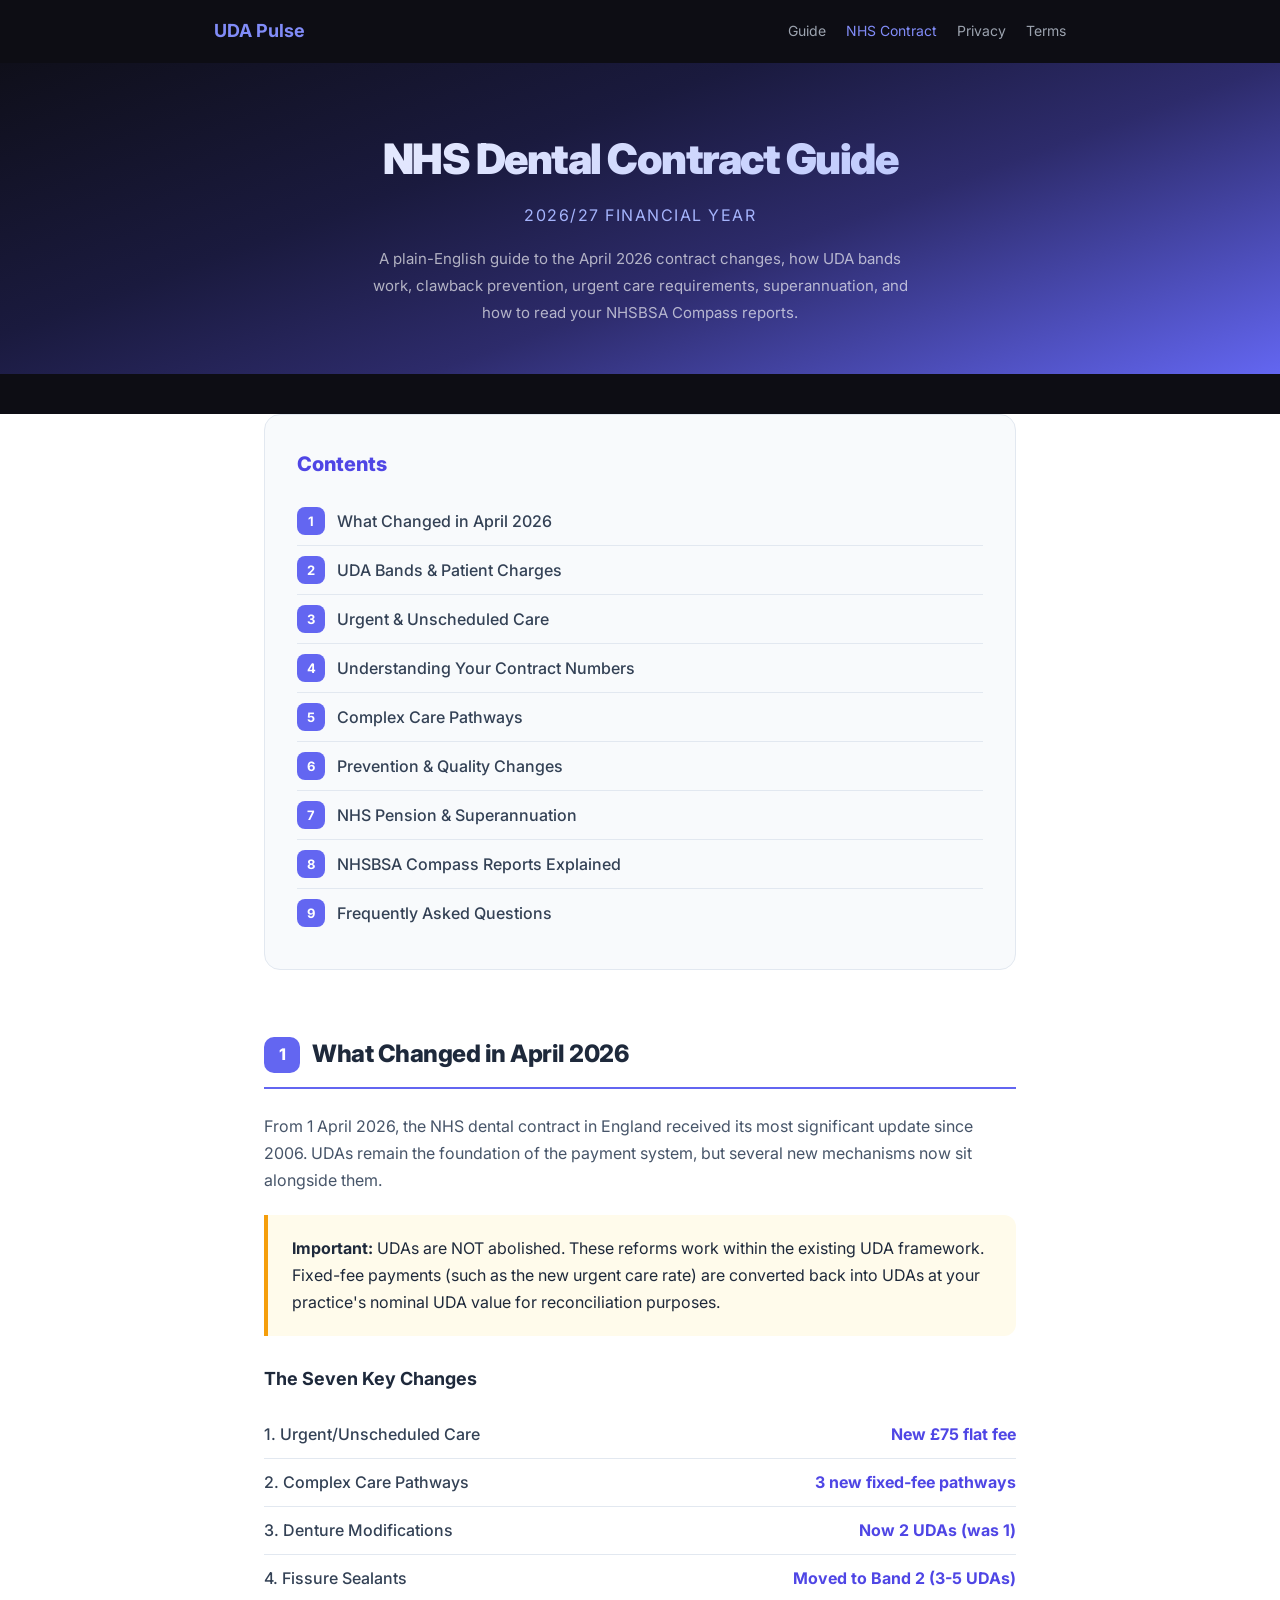
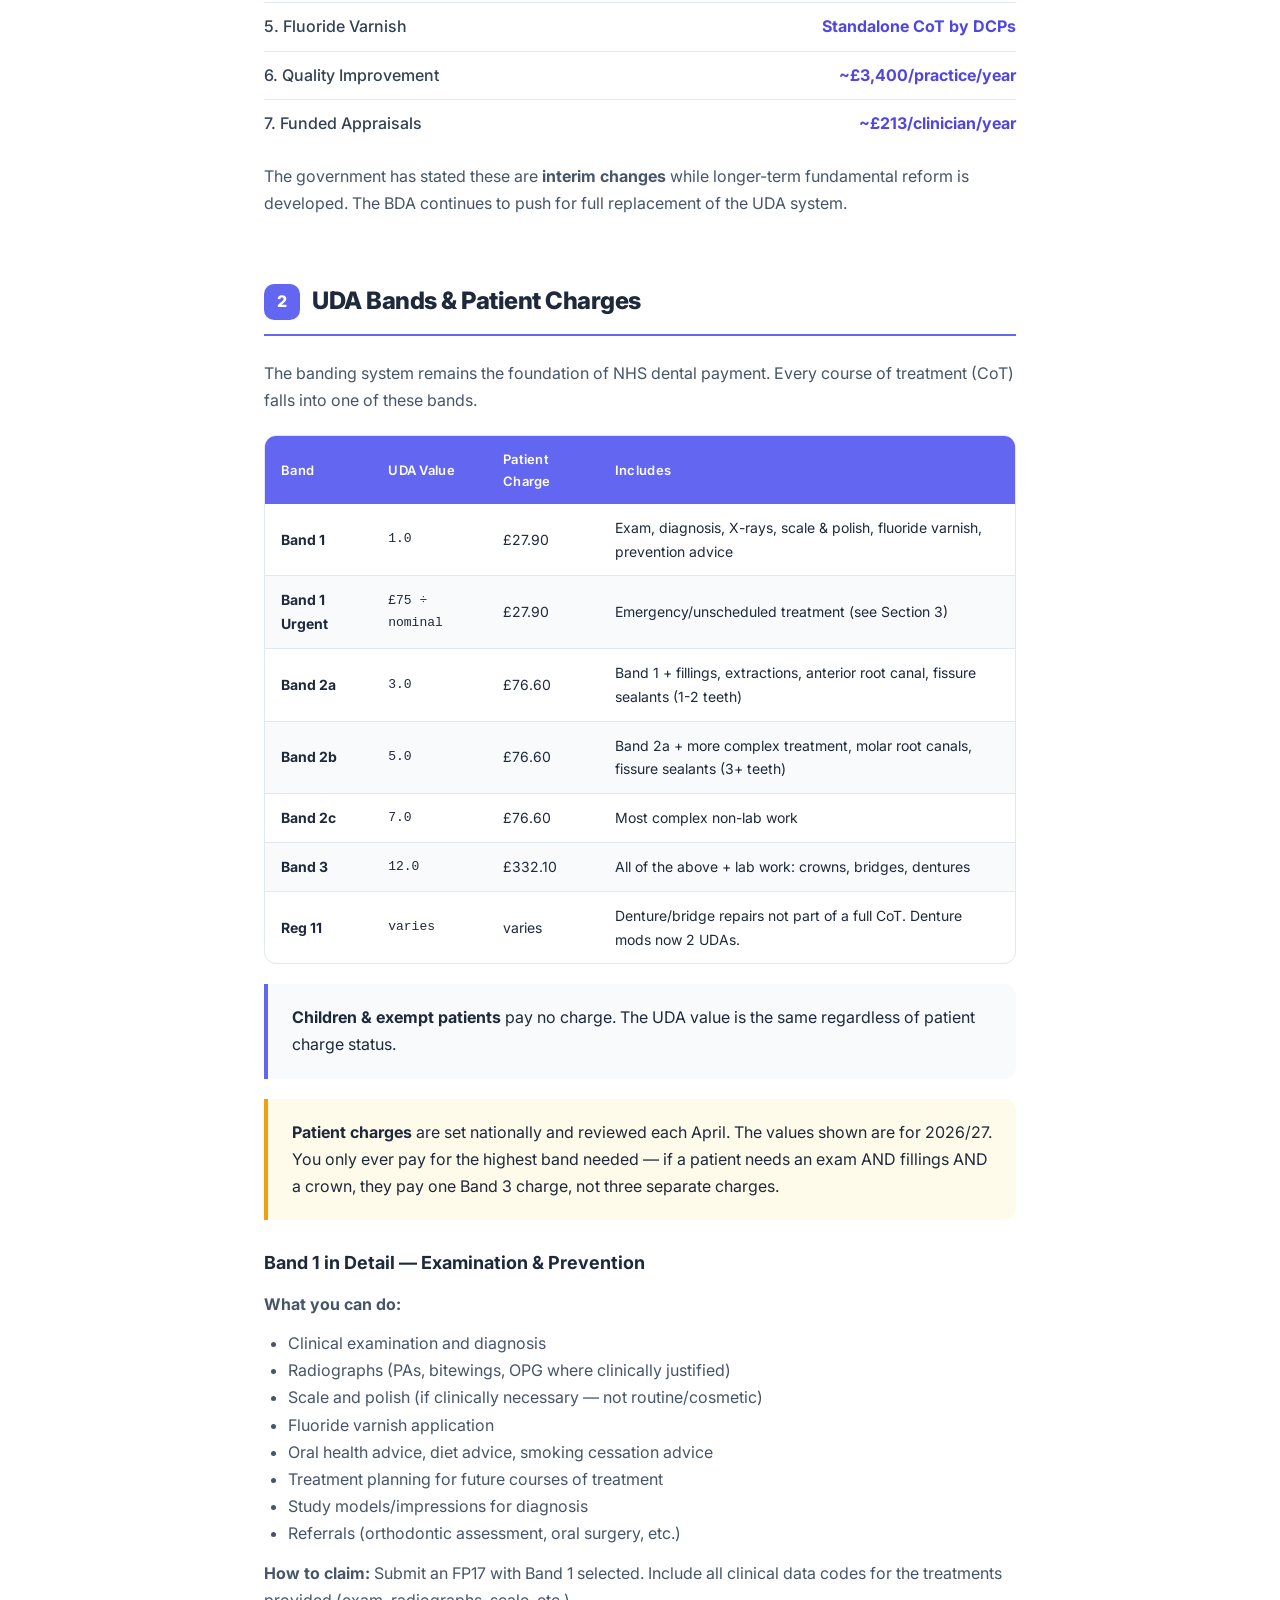
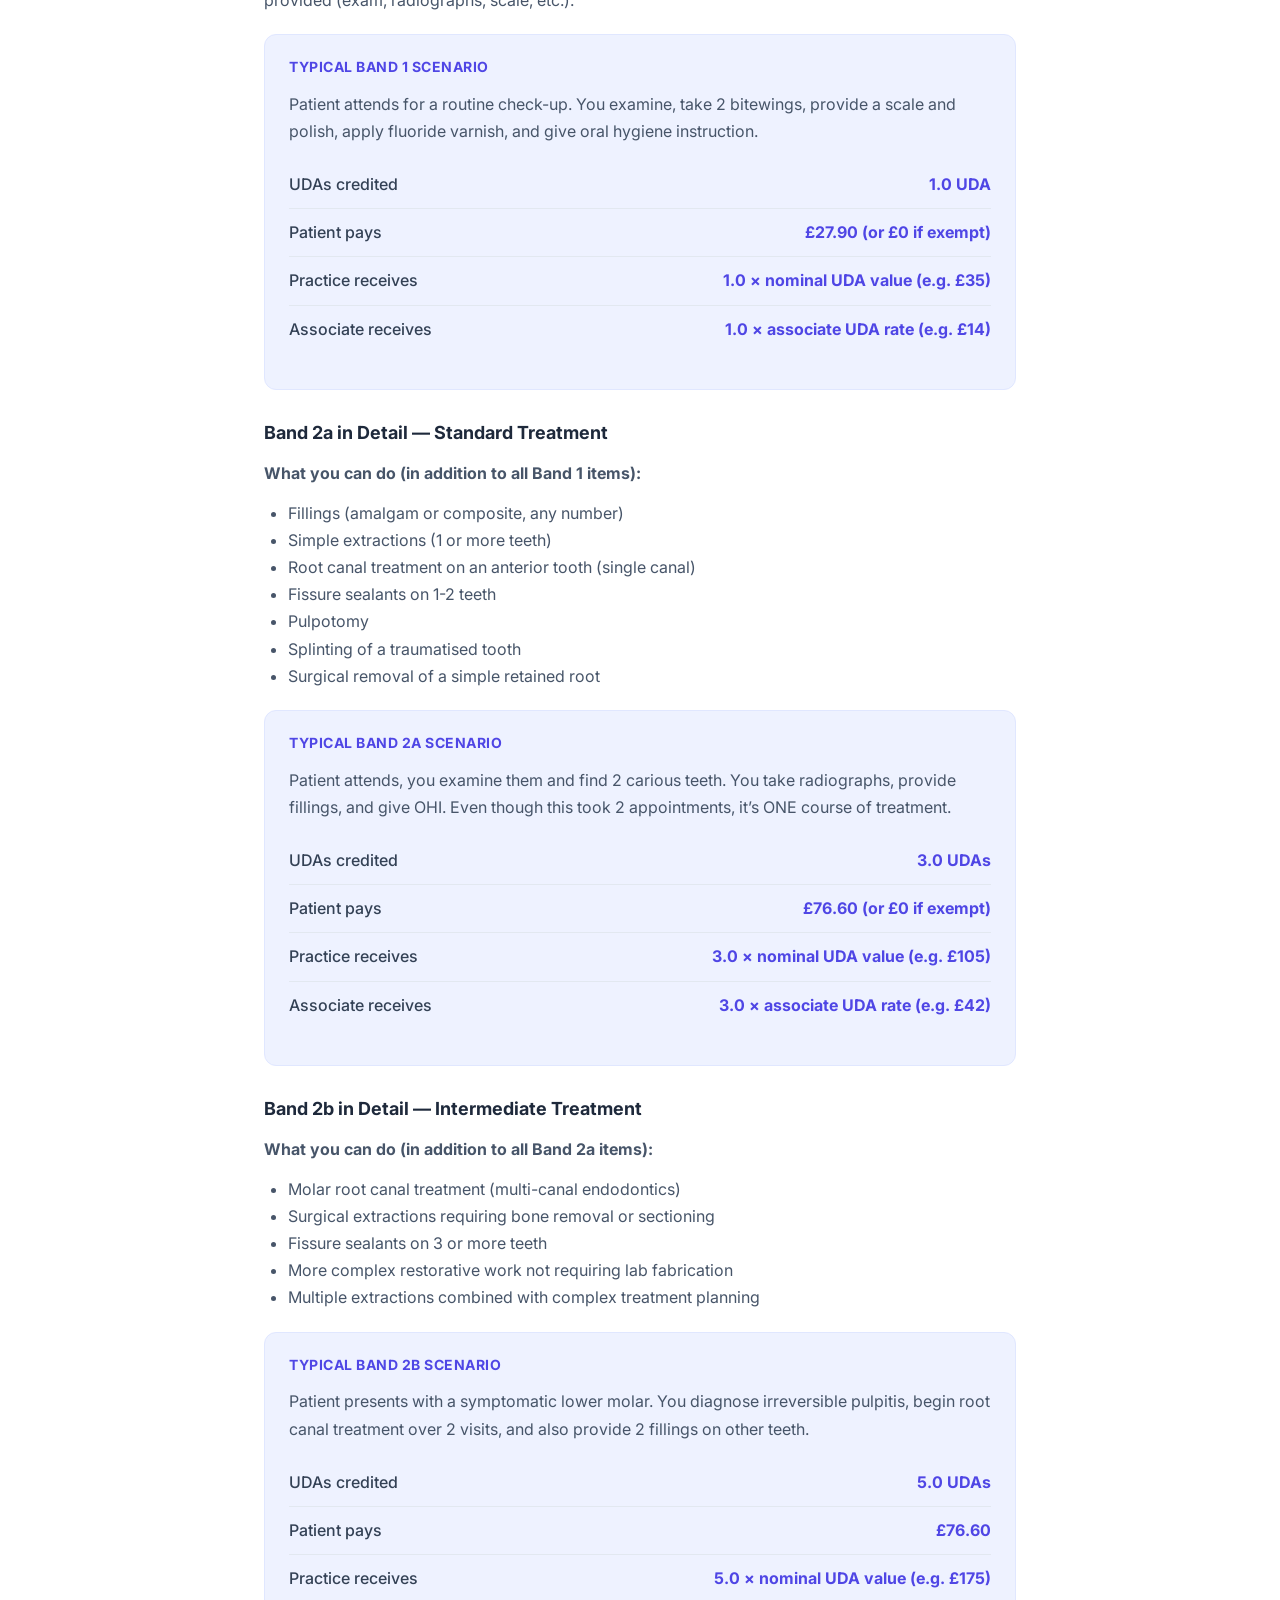
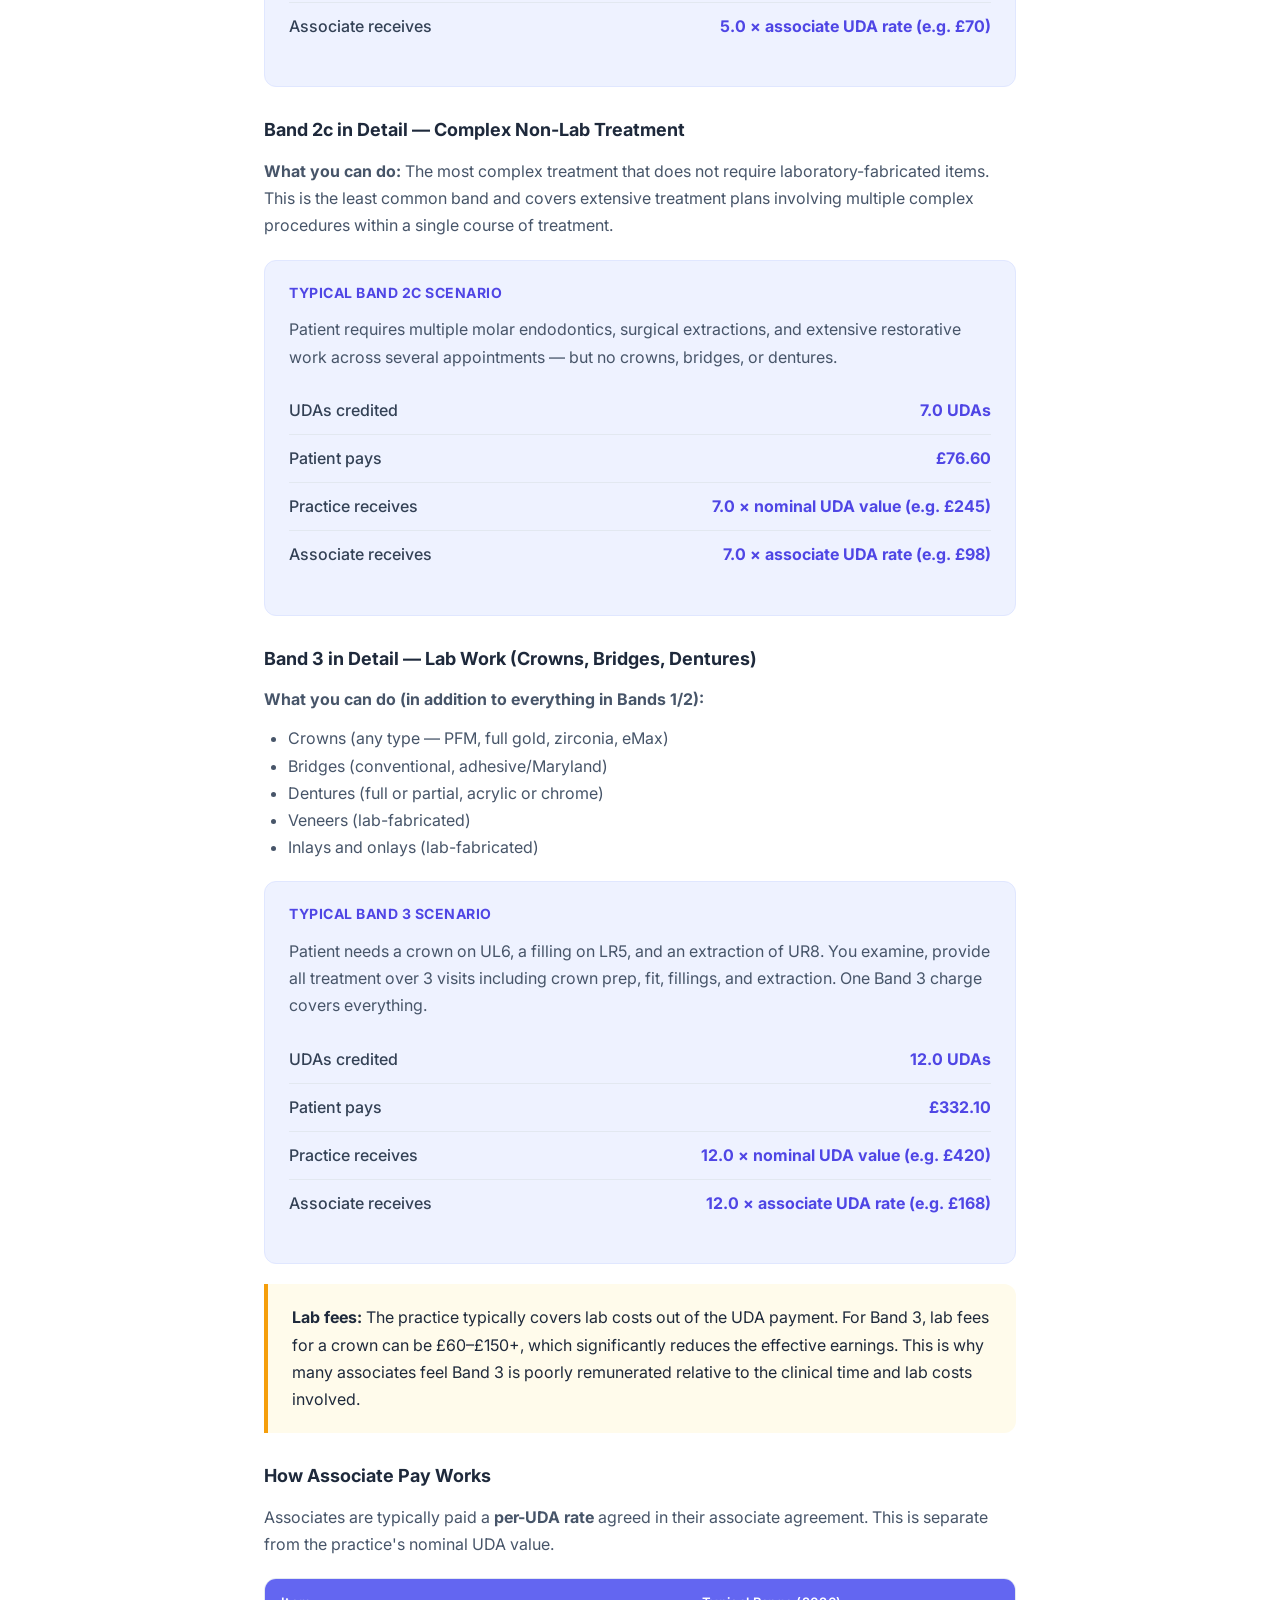
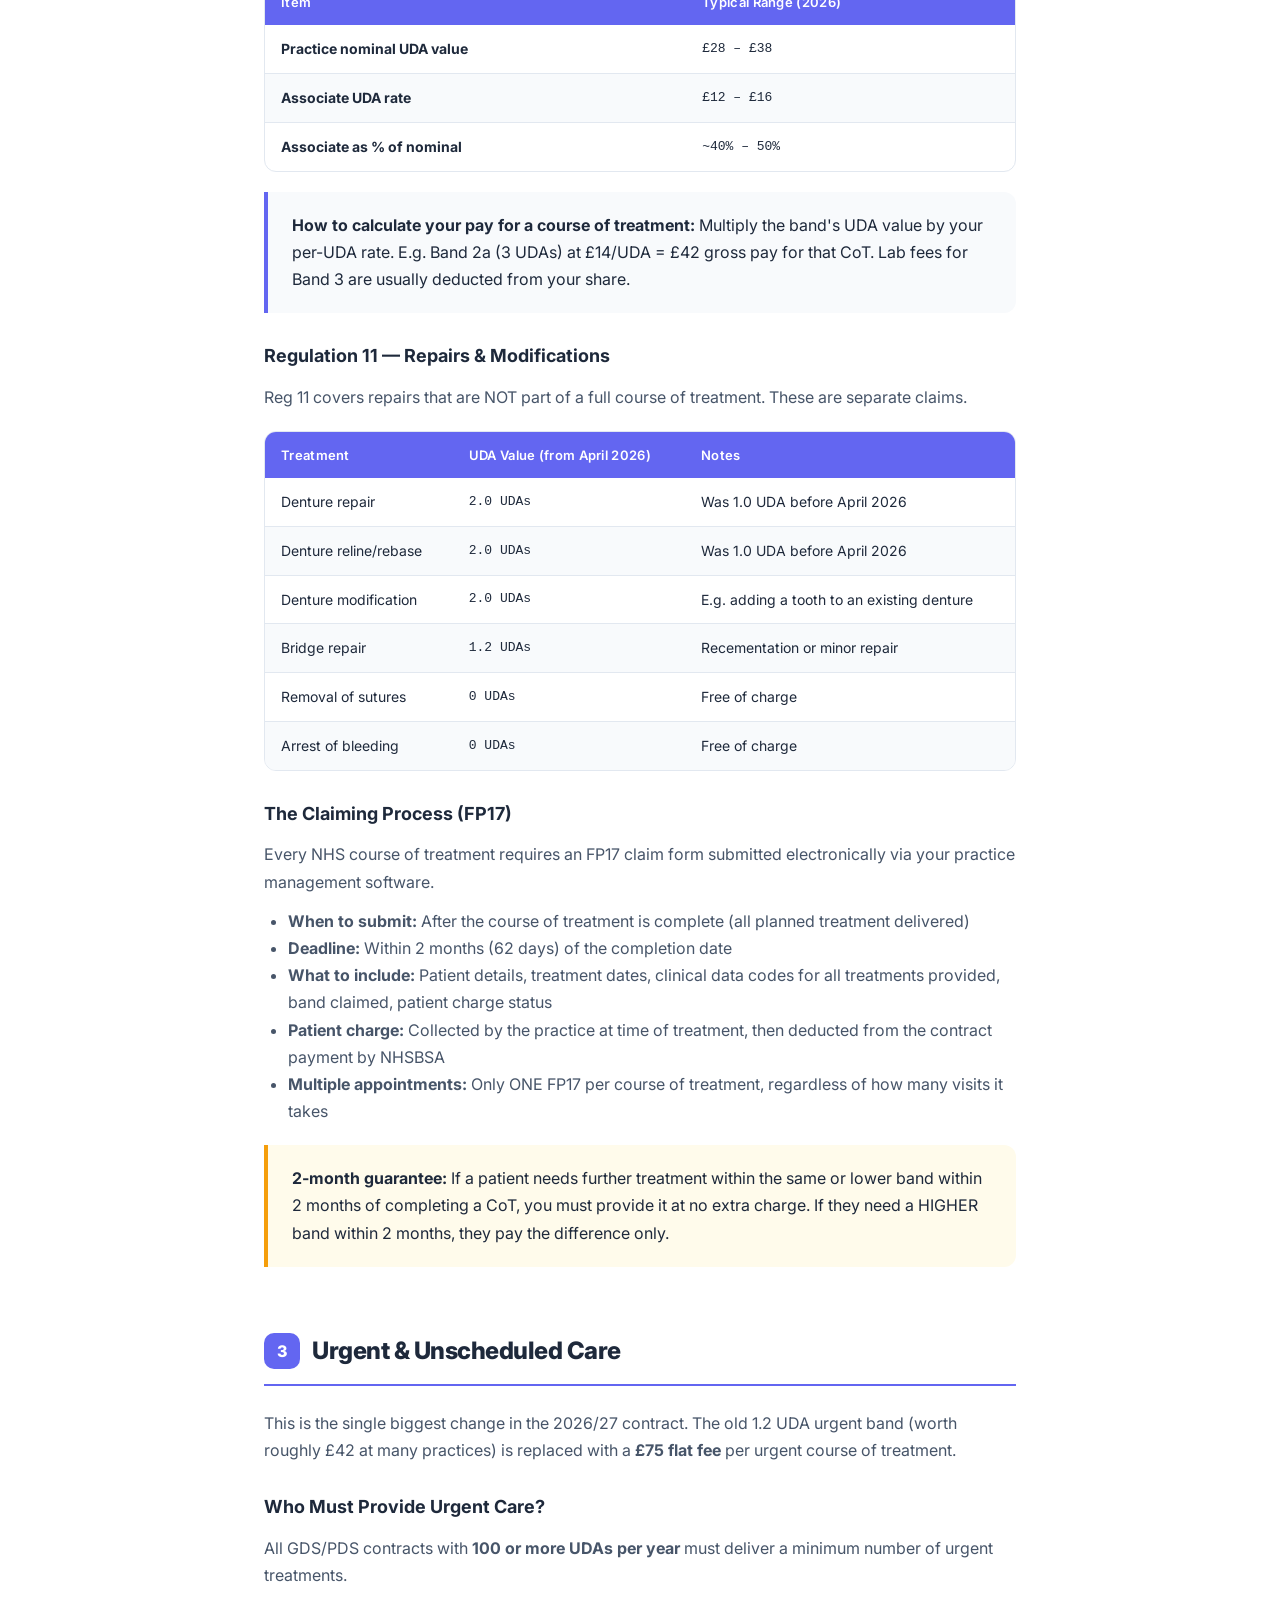
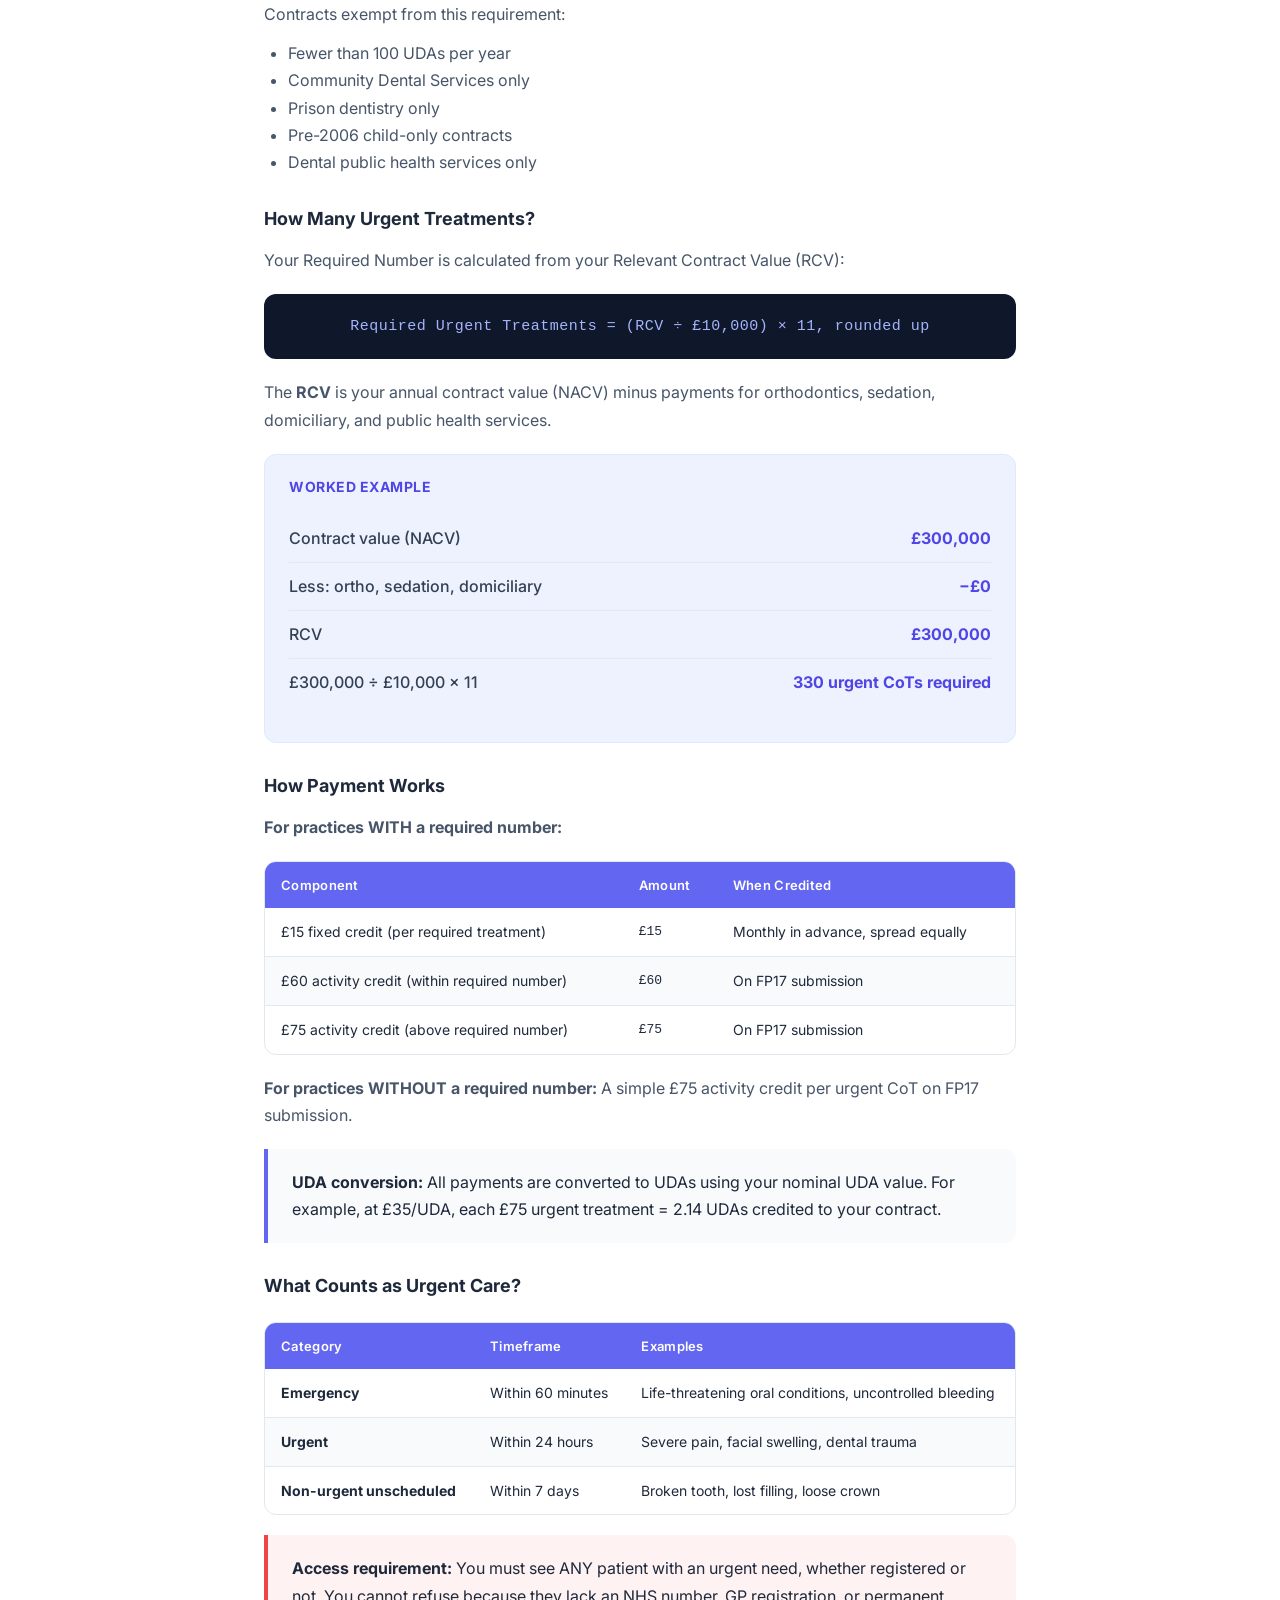
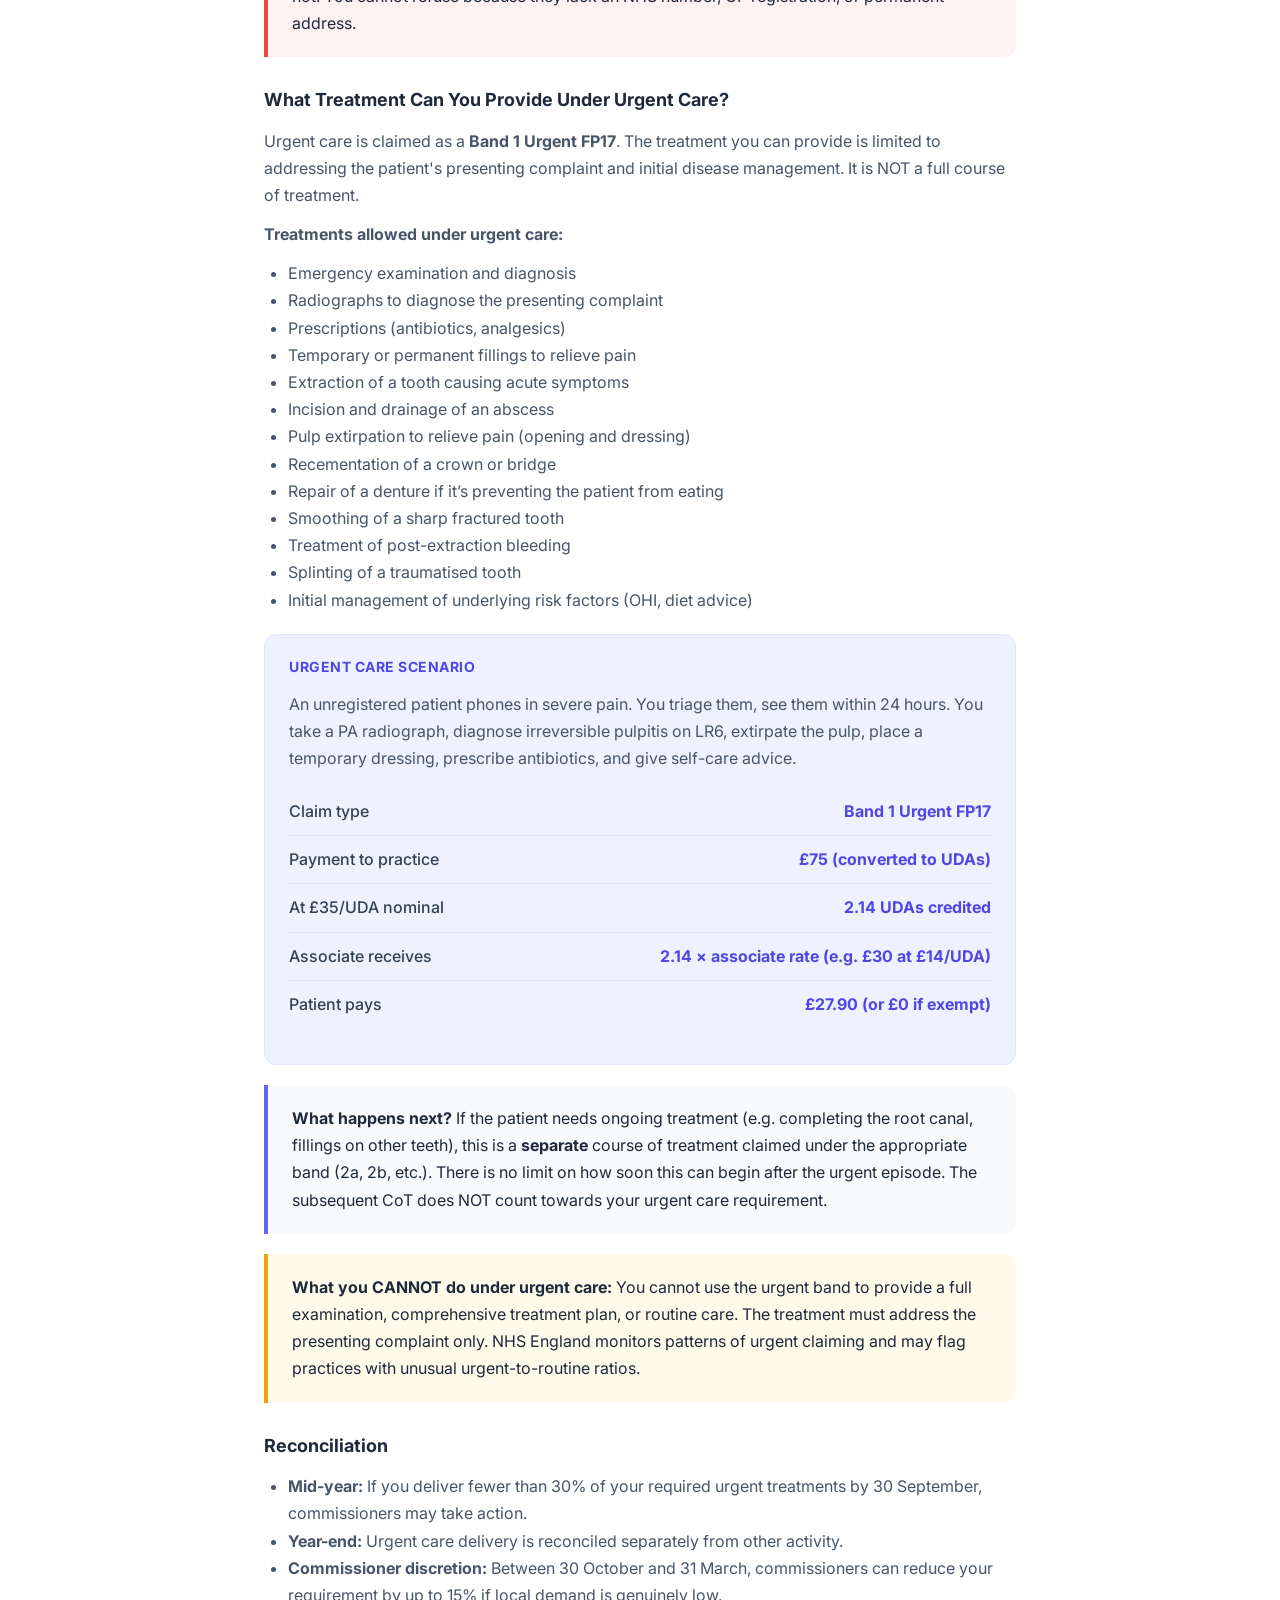
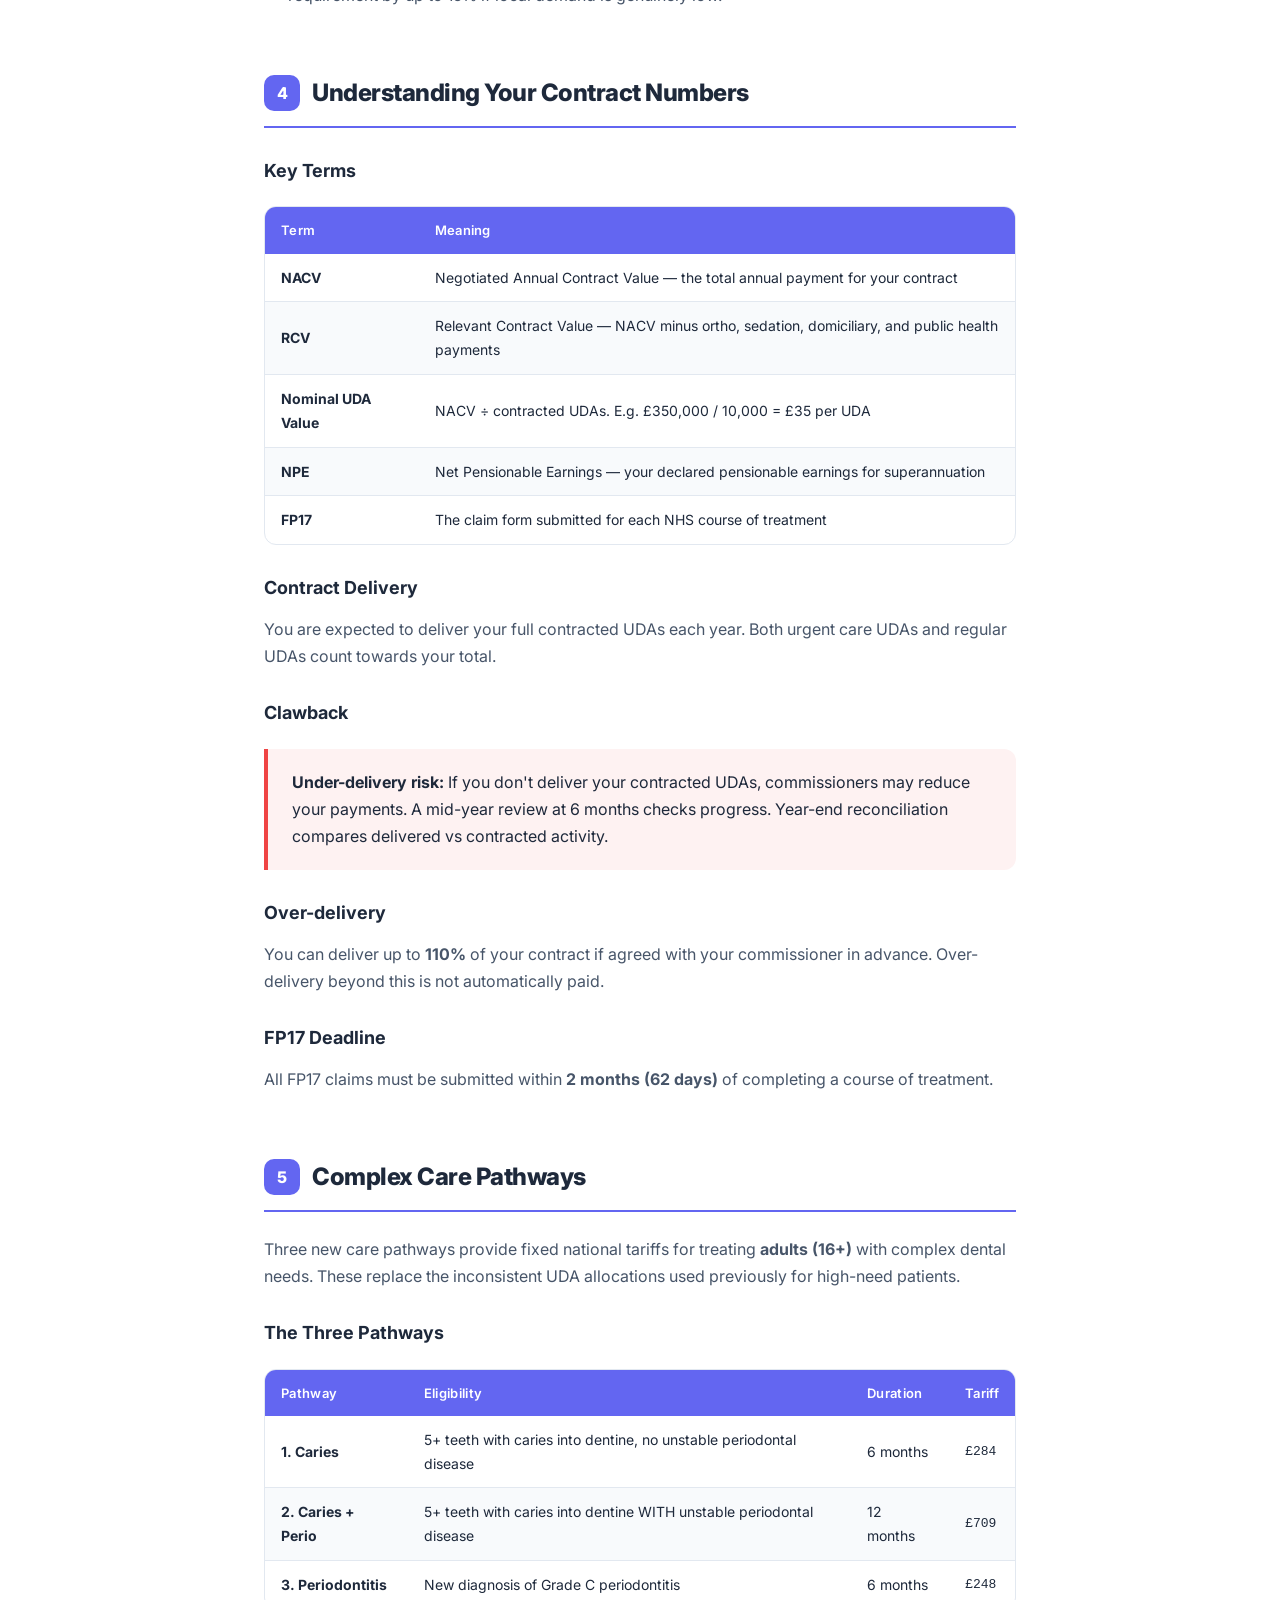
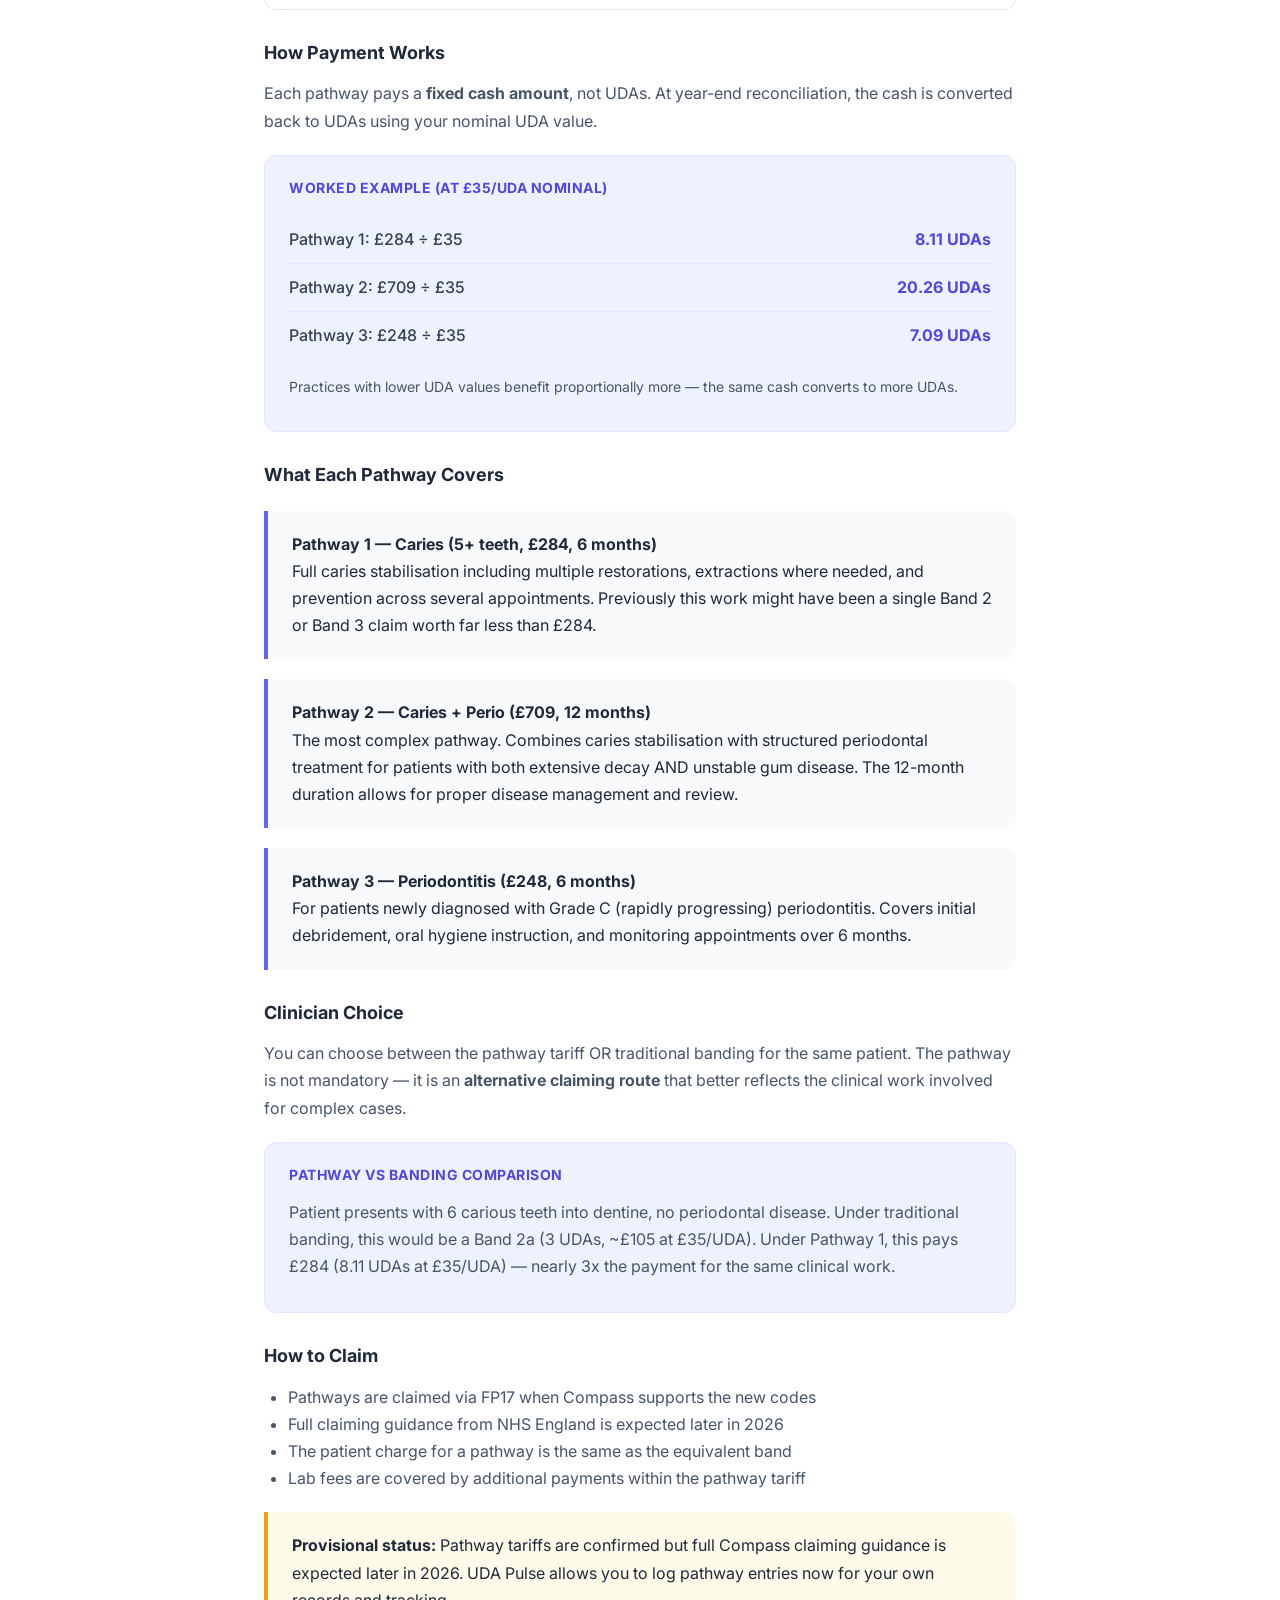
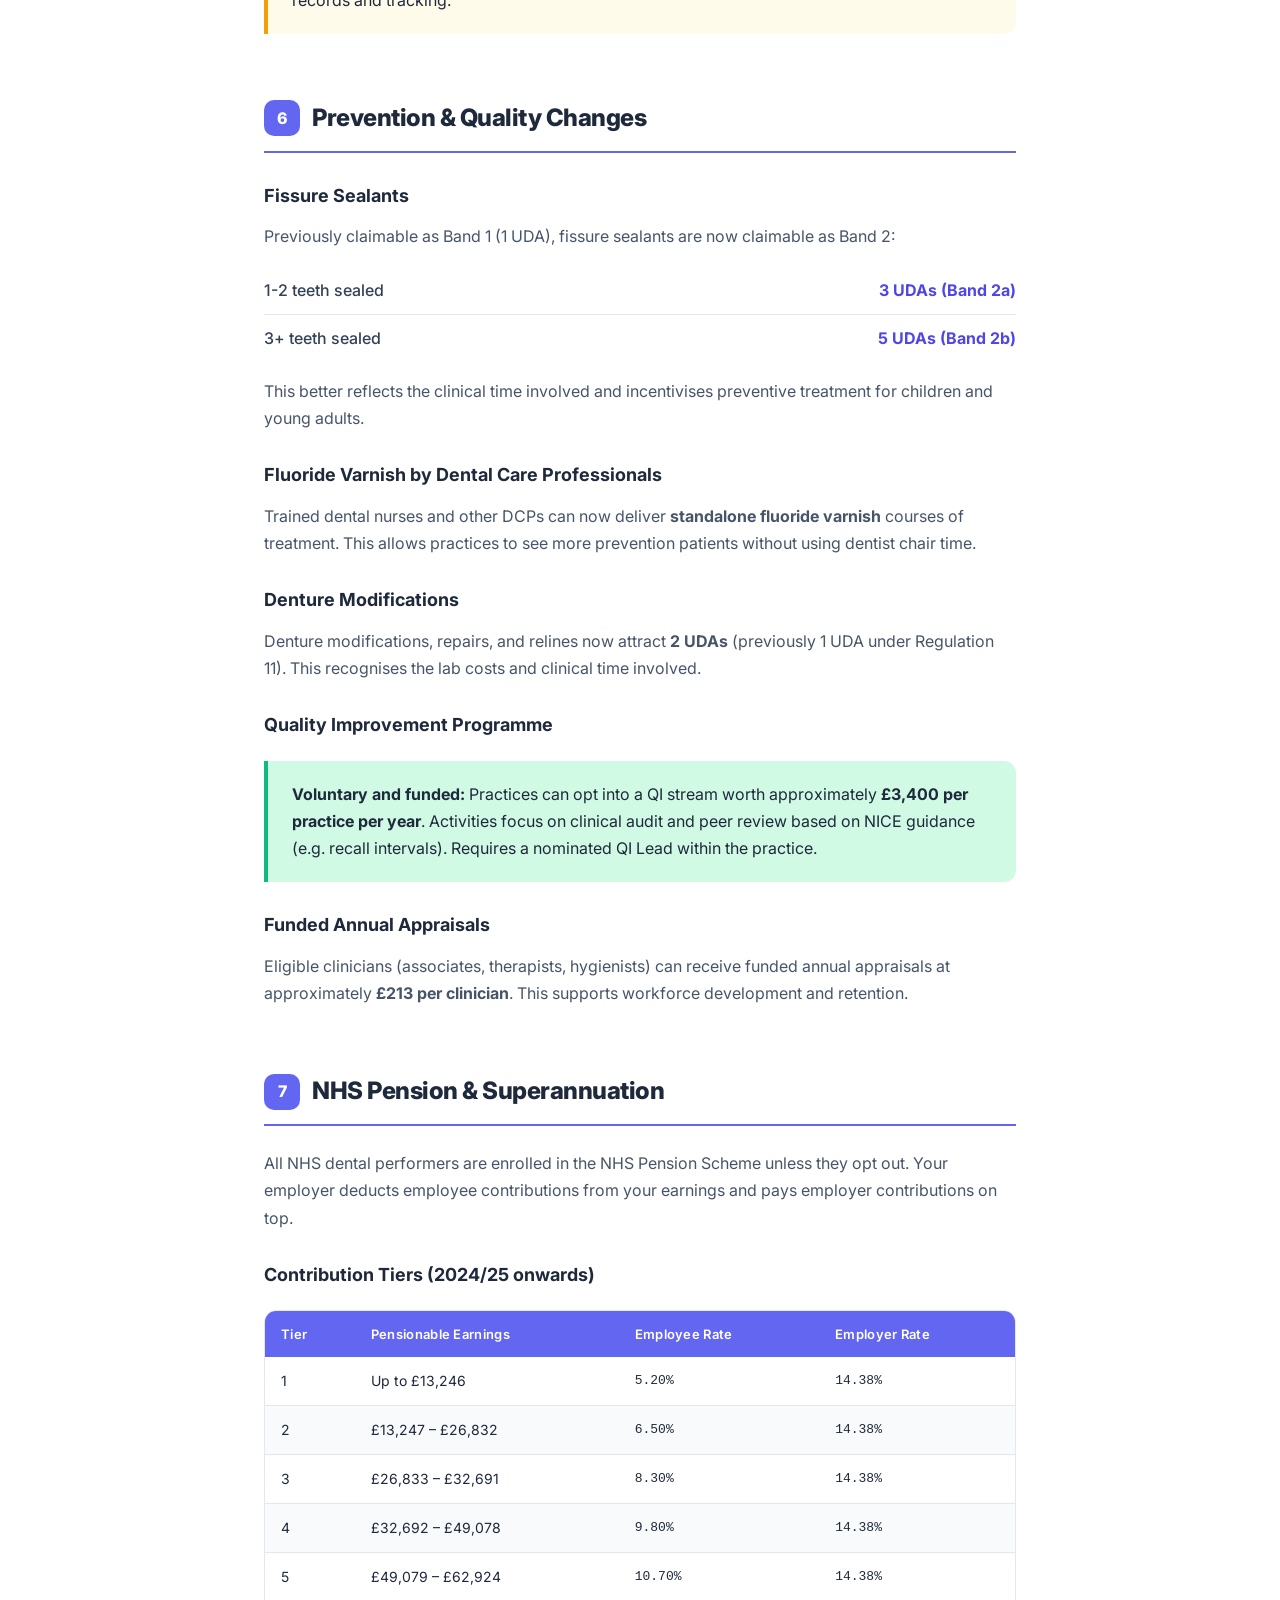
<file: nhs-contract-guide/index.html>
<!DOCTYPE html>
<html lang="en-GB">
<head>
<meta charset="UTF-8">
<meta name="viewport" content="width=device-width, initial-scale=1.0">
<title>NHS Dental Contract Guide 2026/27 — UDA Bands, Clawback, Compass | UDA Pulse</title>
<meta name="description" content="Complete guide to the 2026/27 NHS dental contract for dentists in England. UDA bands explained, clawback prevention, urgent care £75 fee, complex care pathways, patient charges, superannuation, and NHSBSA Compass reports in plain English.">
<meta name="keywords" content="NHS dental contract 2026, UDA bands, clawback, Compass, NHS dentist payment, urgent care £75, complex care pathways, NHSBSA Compass, DCS127 report, FP17 deadline tracker, dental superannuation, NHS patient charges 2026, associate dentist pay, UDA tracker">
<meta name="author" content="Dr Kartik Datla">
<meta name="robots" content="index, follow">
<link rel="canonical" href="https://udapulse.co.uk/nhs-contract-guide/">

<!-- Open Graph -->
<meta property="og:title" content="NHS Dental Contract Guide 2026/27 — UDA Bands, Clawback, Compass | UDA Pulse">
<meta property="og:description" content="Plain-English guide to the April 2026 NHS dental contract changes. UDA bands, clawback prevention, urgent care, complex care pathways, and Compass reports explained for associates and practice owners.">
<meta property="og:type" content="article">
<meta property="og:url" content="https://udapulse.co.uk/nhs-contract-guide/">
<meta property="og:site_name" content="UDA Pulse">
<meta property="og:locale" content="en_GB">

<!-- Twitter Card -->
<meta name="twitter:card" content="summary_large_image">
<meta name="twitter:title" content="NHS Dental Contract Guide 2026/27 — UDA Bands, Clawback, Compass | UDA Pulse">
<meta name="twitter:description" content="Everything NHS dentists need to know about the April 2026 contract changes. UDA bands, clawback prevention, £75 urgent care, complex care pathways explained.">

<!-- JSON-LD Article -->
<script type="application/ld+json">
{
  "@context": "https://schema.org",
  "@type": "Article",
  "headline": "NHS Dental Contract Guide 2026/27",
  "description": "Complete guide to the 2026/27 NHS dental contract changes for dentists in England. UDA bands, clawback prevention, urgent care, complex care pathways, superannuation, and Compass reports.",
  "datePublished": "2026-04-30",
  "dateModified": "2026-05-22",
  "inLanguage": "en-GB",
  "author": {
    "@type": "Person",
    "name": "Dr Kartik Datla",
    "jobTitle": "NHS Dentist & Software Developer",
    "url": "https://udapulse.co.uk"
  },
  "publisher": {
    "@type": "Organization",
    "name": "UDA Pulse",
    "logo": {
      "@type": "ImageObject",
      "url": "https://udapulse.co.uk/icon.png"
    }
  },
  "mainEntityOfPage": "https://udapulse.co.uk/nhs-contract-guide/",
  "keywords": ["NHS dental contract", "UDA bands", "clawback", "urgent care", "complex care pathways", "NHSBSA Compass", "dental superannuation", "FP17"],
  "about": {
    "@type": "Thing",
    "name": "NHS Dental Contract England 2026/27"
  }
}
</script>
<script type="application/ld+json">
{
  "@context": "https://schema.org",
  "@type": "FAQPage",
  "mainEntity": [
    {
      "@type": "Question",
      "name": "How many UDAs is a Band 1 worth?",
      "acceptedAnswer": {
        "@type": "Answer",
        "text": "A Band 1 course of treatment is worth 1.0 UDA. This covers examination, diagnosis, X-rays, scale and polish, fluoride varnish, and prevention advice."
      }
    },
    {
      "@type": "Question",
      "name": "What are the NHS dental charges for 2026/27?",
      "acceptedAnswer": {
        "@type": "Answer",
        "text": "From April 2026: Band 1 is £27.90, Band 2 is £76.60, and Band 3 is £332.10. Emergency/urgent treatment is also £27.90. Children and exempt patients pay nothing."
      }
    },
    {
      "@type": "Question",
      "name": "How does the new £75 urgent care payment work?",
      "acceptedAnswer": {
        "@type": "Answer",
        "text": "From April 2026, each urgent/unscheduled course of treatment pays a flat £75 fee (replacing the old 1.2 UDA band). This is converted to UDAs at your practice's nominal rate for contract reconciliation."
      }
    },
    {
      "@type": "Question",
      "name": "What are complex care pathways?",
      "acceptedAnswer": {
        "@type": "Answer",
        "text": "Three new fixed-fee pathways for adults (16+) with high dental needs: Pathway 1 (Caries, £284), Pathway 2 (Caries + Perio, £709), and Pathway 3 (Periodontitis, £248). These pay significantly more than traditional banding for the same clinical work."
      }
    },
    {
      "@type": "Question",
      "name": "Are UDAs being abolished?",
      "acceptedAnswer": {
        "@type": "Answer",
        "text": "No. The April 2026 changes are interim reforms within the existing UDA framework. The government has stated longer-term fundamental reform is being developed."
      }
    },
    {
      "@type": "Question",
      "name": "How do I prevent NHS UDA clawback?",
      "acceptedAnswer": {
        "@type": "Answer",
        "text": "Track UDA delivery daily (not monthly), forecast per performer, watch the daily-UDAs-required figure, and contact your Local Area Team early if delivery cannot be recovered. UDA Pulse surfaces the daily-UDAs-required number on the dashboard so the warning is visible from quarter one."
      }
    }
  ]
}
</script>
<script type="application/ld+json">
{
  "@context": "https://schema.org",
  "@type": "BreadcrumbList",
  "itemListElement": [
    {"@type": "ListItem", "position": 1, "name": "Home", "item": "https://udapulse.co.uk/"},
    {"@type": "ListItem", "position": 2, "name": "NHS Contract Guide", "item": "https://udapulse.co.uk/nhs-contract-guide/"}
  ]
}
</script>

<style>
  @import url('https://fonts.googleapis.com/css2?family=Inter:wght@300;400;500;600;700;800;900&display=swap');

  :root {
    --indigo: #6366F1;
    --indigo-dark: #4F46E5;
    --indigo-light: #A5B4FC;
    --indigo-50: #EEF2FF;
    --indigo-100: #E0E7FF;
    --amber: #F59E0B;
    --amber-light: #FDE68A;
    --green: #10B981;
    --green-light: #D1FAE5;
    --blue: #3B82F6;
    --red: #EF4444;
    --purple: #8B5CF6;
    --teal: #14B8A6;
    --slate-50: #F8FAFC;
    --slate-100: #F1F5F9;
    --slate-200: #E2E8F0;
    --slate-300: #CBD5E1;
    --slate-400: #94A3B8;
    --slate-500: #64748B;
    --slate-600: #475569;
    --slate-700: #334155;
    --slate-800: #1E293B;
    --slate-900: #0F172A;
  }

  * { margin: 0; padding: 0; box-sizing: border-box; }

  body {
    font-family: 'Inter', -apple-system, BlinkMacSystemFont, sans-serif;
    color: var(--slate-800);
    line-height: 1.7;
    background: #0d0d14;
  }

  /* Site nav */
  .site-nav {
    padding: 16px 24px;
    display: flex;
    align-items: center;
    justify-content: space-between;
    max-width: 900px;
    margin: 0 auto;
  }
  .site-nav a.brand {
    color: #818cf8;
    text-decoration: none;
    font-weight: 700;
    font-size: 18px;
  }
  .site-nav .nav-links {
    display: flex;
    gap: 20px;
    font-size: 14px;
  }
  .site-nav .nav-links a {
    color: #9ca3af;
    text-decoration: none;
  }
  .site-nav .nav-links a:hover {
    color: #d1d5db;
  }
  .site-nav .nav-links a.active {
    color: #818cf8;
  }
  @media (max-width: 600px) {
    .site-nav {
      flex-direction: column;
      gap: 12px;
      text-align: center;
    }
    .site-nav .nav-links {
      flex-wrap: wrap;
      justify-content: center;
      gap: 12px;
    }
  }

  /* Site footer */
  .site-footer-nav {
    padding: 32px 24px;
    text-align: center;
    color: #6b7280;
    font-size: 12px;
    max-width: 900px;
    margin: 0 auto;
  }
  .site-footer-nav .footer-links {
    margin-bottom: 12px;
  }
  .site-footer-nav .footer-links a {
    color: #9ca3af;
    text-decoration: none;
    margin: 0 8px;
  }
  .site-footer-nav .footer-links a:hover {
    color: #d1d5db;
  }

  @media print {
    body { background: white; font-size: 11pt; }
    .guide-hero { padding: 40px 24px !important; }
    .site-nav, .site-footer-nav { display: none !important; }
    .section { page-break-inside: avoid; }
    .table-wrapper { overflow: visible; }
  }

  /* Hero */
  .guide-hero {
    background: linear-gradient(160deg, #0F0F1A 0%, #1a1a3e 35%, #2d2b6b 60%, #6366F1 100%);
    color: white;
    padding: 60px 24px 48px;
    text-align: center;
  }
  .guide-hero h1 {
    font-size: clamp(28px, 5vw, 42px);
    font-weight: 900;
    letter-spacing: -1.5px;
    margin-bottom: 8px;
    background: linear-gradient(135deg, #fff, #A5B4FC);
    -webkit-background-clip: text;
    -webkit-text-fill-color: transparent;
  }
  .guide-hero .subtitle {
    font-size: 16px;
    color: #A5B4FC;
    letter-spacing: 1.5px;
    text-transform: uppercase;
    margin-bottom: 16px;
  }
  .guide-hero .desc {
    font-size: 15px;
    color: rgba(255,255,255,0.65);
    max-width: 540px;
    margin: 0 auto;
    line-height: 1.8;
  }

  /* Container */
  .guide-container {
    max-width: 800px;
    margin: 0 auto;
    padding: 0 24px;
    background: #fff;
  }
  .guide-body {
    background: #fff;
    padding-bottom: 1px;
  }

  /* Table of Contents */
  .toc {
    background: var(--slate-50);
    border: 1px solid var(--slate-200);
    border-radius: 16px;
    padding: 32px;
    margin: 40px 0;
  }
  .toc h2 {
    font-size: 20px;
    font-weight: 800;
    margin-bottom: 16px;
    color: var(--indigo-dark);
  }
  .toc ol {
    list-style: none;
    counter-reset: toc-counter;
  }
  .toc li {
    counter-increment: toc-counter;
    padding: 10px 0;
    border-bottom: 1px solid var(--slate-200);
  }
  .toc li:last-child { border-bottom: none; }
  .toc a {
    color: var(--slate-700);
    text-decoration: none;
    font-weight: 500;
    display: flex;
    align-items: center;
    gap: 12px;
  }
  .toc a:hover { color: var(--indigo); }
  .toc a::before {
    content: counter(toc-counter);
    width: 28px;
    height: 28px;
    border-radius: 8px;
    background: var(--indigo);
    color: white;
    display: flex;
    align-items: center;
    justify-content: center;
    font-size: 13px;
    font-weight: 700;
    flex-shrink: 0;
  }

  /* Sections */
  .section {
    margin: 48px 0;
    padding-top: 16px;
  }
  .section-header {
    display: flex;
    align-items: center;
    gap: 12px;
    margin-bottom: 24px;
    padding-bottom: 12px;
    border-bottom: 2px solid var(--indigo);
  }
  .section-number {
    width: 36px;
    height: 36px;
    border-radius: 10px;
    background: var(--indigo);
    color: white;
    display: flex;
    align-items: center;
    justify-content: center;
    font-size: 16px;
    font-weight: 800;
    flex-shrink: 0;
  }
  .section h2 {
    font-size: 24px;
    font-weight: 800;
    letter-spacing: -0.5px;
  }

  .section h3 {
    font-size: 18px;
    font-weight: 700;
    margin: 28px 0 12px;
    color: var(--slate-800);
  }

  .section p {
    margin: 12px 0;
    color: var(--slate-600);
  }

  /* Info cards */
  .info-card {
    background: var(--slate-50);
    border-left: 4px solid var(--indigo);
    padding: 20px 24px;
    border-radius: 0 12px 12px 0;
    margin: 20px 0;
  }
  .info-card.warning {
    border-left-color: var(--amber);
    background: #FFFBEB;
  }
  .info-card.success {
    border-left-color: var(--green);
    background: var(--green-light);
  }
  .info-card.danger {
    border-left-color: var(--red);
    background: #FEF2F2;
  }
  .info-card strong { color: var(--slate-800); }

  /* Tables */
  .table-wrapper {
    overflow-x: auto;
    margin: 20px 0;
    border-radius: 12px;
    border: 1px solid var(--slate-200);
  }
  table {
    width: 100%;
    border-collapse: collapse;
    font-size: 14px;
  }
  thead { background: var(--indigo); color: white; }
  th {
    padding: 12px 16px;
    text-align: left;
    font-weight: 600;
    font-size: 13px;
    letter-spacing: 0.3px;
  }
  td {
    padding: 12px 16px;
    border-bottom: 1px solid var(--slate-200);
  }
  tr:last-child td { border-bottom: none; }
  tbody tr:nth-child(even) { background: var(--slate-50); }
  .mono { font-family: 'JetBrains Mono', 'Courier New', monospace; font-size: 13px; }

  /* Formula boxes */
  .formula {
    background: var(--slate-900);
    color: #A5B4FC;
    padding: 20px 24px;
    border-radius: 12px;
    font-family: 'JetBrains Mono', monospace;
    font-size: 15px;
    margin: 20px 0;
    text-align: center;
    letter-spacing: 0.5px;
  }

  /* Example boxes */
  .example {
    background: var(--indigo-50);
    border: 1px solid var(--indigo-100);
    border-radius: 12px;
    padding: 20px 24px;
    margin: 20px 0;
  }
  .example-title {
    font-weight: 700;
    color: var(--indigo-dark);
    margin-bottom: 8px;
    font-size: 14px;
    text-transform: uppercase;
    letter-spacing: 0.5px;
  }

  /* Key-value list */
  .kv-list { margin: 16px 0; }
  .kv-item {
    display: flex;
    justify-content: space-between;
    padding: 10px 0;
    border-bottom: 1px solid var(--slate-200);
    gap: 16px;
  }
  .kv-item:last-child { border-bottom: none; }
  .kv-label { font-weight: 500; color: var(--slate-700); }
  .kv-value { font-weight: 700; color: var(--indigo-dark); text-align: right; }

  /* Guide footer (inside white area) */
  .guide-footer {
    text-align: center;
    padding: 48px 24px;
    color: var(--slate-400);
    font-size: 13px;
    border-top: 1px solid var(--slate-200);
    margin-top: 64px;
  }
  .guide-footer a { color: var(--indigo); text-decoration: none; }

  /* Responsive */
  @media (max-width: 600px) {
    .kv-item { flex-direction: column; gap: 2px; }
    .kv-value { text-align: left; }
    th, td { padding: 10px 12px; font-size: 13px; }
  }
</style>
</head>
<body>

<!-- Site Navigation -->
<nav style="padding: 16px 24px; display: flex; align-items: center; justify-content: space-between; flex-wrap: wrap; gap: 12px; max-width: 900px; margin: 0 auto;">
  <a href="/" style="color: #818cf8; text-decoration: none; font-weight: 700; font-size: 18px;">UDA Pulse</a>
  <div style="display: flex; gap: 20px; font-size: 14px; flex-wrap: wrap;">
    <a href="/guide/" style="color: #9ca3af; text-decoration: none;">Guide</a>
    <a href="/nhs-contract-guide/" style="color: #818cf8; text-decoration: none;">NHS Contract</a>
    <a href="/privacy-policy/" style="color: #9ca3af; text-decoration: none;">Privacy</a>
    <a href="/terms/" style="color: #9ca3af; text-decoration: none;">Terms</a>
  </div>
</nav>

<!-- Hero -->
<div class="guide-hero">
  <h1>NHS Dental Contract Guide</h1>
  <p class="subtitle">2026/27 Financial Year</p>
  <p class="desc">
    A plain-English guide to the April 2026 contract changes, how UDA bands work, clawback prevention, urgent care requirements, superannuation, and how to read your NHSBSA Compass reports.
  </p>
</div>

<div class="guide-body">
<div class="guide-container">

  <!-- Table of Contents -->
  <div class="toc">
    <h2>Contents</h2>
    <ol>
      <li><a href="#overview">What Changed in April 2026</a></li>
      <li><a href="#bands">UDA Bands &amp; Patient Charges</a></li>
      <li><a href="#urgent">Urgent &amp; Unscheduled Care</a></li>
      <li><a href="#contract-numbers">Understanding Your Contract Numbers</a></li>
      <li><a href="#complex-care">Complex Care Pathways</a></li>
      <li><a href="#prevention">Prevention &amp; Quality Changes</a></li>
      <li><a href="#superannuation">NHS Pension &amp; Superannuation</a></li>
      <li><a href="#compass">NHSBSA Compass Reports Explained</a></li>
      <li><a href="#faq">Frequently Asked Questions</a></li>
    </ol>
  </div>

  <!-- Section 1: Overview -->
  <div class="section" id="overview">
    <div class="section-header">
      <div class="section-number">1</div>
      <h2>What Changed in April 2026</h2>
    </div>

    <p>From 1 April 2026, the NHS dental contract in England received its most significant update since 2006. UDAs remain the foundation of the payment system, but several new mechanisms now sit alongside them.</p>

    <div class="info-card warning">
      <strong>Important:</strong> UDAs are NOT abolished. These reforms work within the existing UDA framework. Fixed-fee payments (such as the new urgent care rate) are converted back into UDAs at your practice's nominal UDA value for reconciliation purposes.
    </div>

    <h3>The Seven Key Changes</h3>

    <div class="kv-list">
      <div class="kv-item">
        <span class="kv-label">1. Urgent/Unscheduled Care</span>
        <span class="kv-value">New &pound;75 flat fee</span>
      </div>
      <div class="kv-item">
        <span class="kv-label">2. Complex Care Pathways</span>
        <span class="kv-value">3 new fixed-fee pathways</span>
      </div>
      <div class="kv-item">
        <span class="kv-label">3. Denture Modifications</span>
        <span class="kv-value">Now 2 UDAs (was 1)</span>
      </div>
      <div class="kv-item">
        <span class="kv-label">4. Fissure Sealants</span>
        <span class="kv-value">Moved to Band 2 (3-5 UDAs)</span>
      </div>
      <div class="kv-item">
        <span class="kv-label">5. Fluoride Varnish</span>
        <span class="kv-value">Standalone CoT by DCPs</span>
      </div>
      <div class="kv-item">
        <span class="kv-label">6. Quality Improvement</span>
        <span class="kv-value">~&pound;3,400/practice/year</span>
      </div>
      <div class="kv-item">
        <span class="kv-label">7. Funded Appraisals</span>
        <span class="kv-value">~&pound;213/clinician/year</span>
      </div>
    </div>

    <p>The government has stated these are <strong>interim changes</strong> while longer-term fundamental reform is developed. The BDA continues to push for full replacement of the UDA system.</p>
  </div>

  <!-- Section 2: Bands -->
  <div class="section" id="bands">
    <div class="section-header">
      <div class="section-number">2</div>
      <h2>UDA Bands &amp; Patient Charges</h2>
    </div>

    <p>The banding system remains the foundation of NHS dental payment. Every course of treatment (CoT) falls into one of these bands.</p>

    <div class="table-wrapper">
      <table>
        <thead>
          <tr>
            <th>Band</th>
            <th>UDA Value</th>
            <th>Patient Charge</th>
            <th>Includes</th>
          </tr>
        </thead>
        <tbody>
          <tr>
            <td><strong>Band 1</strong></td>
            <td class="mono">1.0</td>
            <td>&pound;27.90</td>
            <td>Exam, diagnosis, X-rays, scale &amp; polish, fluoride varnish, prevention advice</td>
          </tr>
          <tr>
            <td><strong>Band 1 Urgent</strong></td>
            <td class="mono">&pound;75 &divide; nominal</td>
            <td>&pound;27.90</td>
            <td>Emergency/unscheduled treatment (see Section 3)</td>
          </tr>
          <tr>
            <td><strong>Band 2a</strong></td>
            <td class="mono">3.0</td>
            <td>&pound;76.60</td>
            <td>Band 1 + fillings, extractions, anterior root canal, fissure sealants (1-2 teeth)</td>
          </tr>
          <tr>
            <td><strong>Band 2b</strong></td>
            <td class="mono">5.0</td>
            <td>&pound;76.60</td>
            <td>Band 2a + more complex treatment, molar root canals, fissure sealants (3+ teeth)</td>
          </tr>
          <tr>
            <td><strong>Band 2c</strong></td>
            <td class="mono">7.0</td>
            <td>&pound;76.60</td>
            <td>Most complex non-lab work</td>
          </tr>
          <tr>
            <td><strong>Band 3</strong></td>
            <td class="mono">12.0</td>
            <td>&pound;332.10</td>
            <td>All of the above + lab work: crowns, bridges, dentures</td>
          </tr>
          <tr>
            <td><strong>Reg 11</strong></td>
            <td class="mono">varies</td>
            <td>varies</td>
            <td>Denture/bridge repairs not part of a full CoT. Denture mods now 2 UDAs.</td>
          </tr>
        </tbody>
      </table>
    </div>

    <div class="info-card">
      <strong>Children &amp; exempt patients</strong> pay no charge. The UDA value is the same regardless of patient charge status.
    </div>

    <div class="info-card warning">
      <strong>Patient charges</strong> are set nationally and reviewed each April. The values shown are for 2026/27. You only ever pay for the highest band needed &mdash; if a patient needs an exam AND fillings AND a crown, they pay one Band 3 charge, not three separate charges.
    </div>

    <h3>Band 1 in Detail &mdash; Examination &amp; Prevention</h3>
    <p><strong>What you can do:</strong></p>
    <ul style="margin: 12px 0 12px 24px; color: var(--slate-600);">
      <li>Clinical examination and diagnosis</li>
      <li>Radiographs (PAs, bitewings, OPG where clinically justified)</li>
      <li>Scale and polish (if clinically necessary &mdash; not routine/cosmetic)</li>
      <li>Fluoride varnish application</li>
      <li>Oral health advice, diet advice, smoking cessation advice</li>
      <li>Treatment planning for future courses of treatment</li>
      <li>Study models/impressions for diagnosis</li>
      <li>Referrals (orthodontic assessment, oral surgery, etc.)</li>
    </ul>
    <p><strong>How to claim:</strong> Submit an FP17 with Band 1 selected. Include all clinical data codes for the treatments provided (exam, radiographs, scale, etc.).</p>

    <div class="example">
      <div class="example-title">Typical Band 1 Scenario</div>
      <p style="color: var(--slate-600);">Patient attends for a routine check-up. You examine, take 2 bitewings, provide a scale and polish, apply fluoride varnish, and give oral hygiene instruction.</p>
      <div class="kv-list">
        <div class="kv-item"><span class="kv-label">UDAs credited</span><span class="kv-value">1.0 UDA</span></div>
        <div class="kv-item"><span class="kv-label">Patient pays</span><span class="kv-value">&pound;27.90 (or &pound;0 if exempt)</span></div>
        <div class="kv-item"><span class="kv-label">Practice receives</span><span class="kv-value">1.0 &times; nominal UDA value (e.g. &pound;35)</span></div>
        <div class="kv-item"><span class="kv-label">Associate receives</span><span class="kv-value">1.0 &times; associate UDA rate (e.g. &pound;14)</span></div>
      </div>
    </div>

    <h3>Band 2a in Detail &mdash; Standard Treatment</h3>
    <p><strong>What you can do (in addition to all Band 1 items):</strong></p>
    <ul style="margin: 12px 0 12px 24px; color: var(--slate-600);">
      <li>Fillings (amalgam or composite, any number)</li>
      <li>Simple extractions (1 or more teeth)</li>
      <li>Root canal treatment on an anterior tooth (single canal)</li>
      <li>Fissure sealants on 1-2 teeth</li>
      <li>Pulpotomy</li>
      <li>Splinting of a traumatised tooth</li>
      <li>Surgical removal of a simple retained root</li>
    </ul>

    <div class="example">
      <div class="example-title">Typical Band 2a Scenario</div>
      <p style="color: var(--slate-600);">Patient attends, you examine them and find 2 carious teeth. You take radiographs, provide fillings, and give OHI. Even though this took 2 appointments, it&rsquo;s ONE course of treatment.</p>
      <div class="kv-list">
        <div class="kv-item"><span class="kv-label">UDAs credited</span><span class="kv-value">3.0 UDAs</span></div>
        <div class="kv-item"><span class="kv-label">Patient pays</span><span class="kv-value">&pound;76.60 (or &pound;0 if exempt)</span></div>
        <div class="kv-item"><span class="kv-label">Practice receives</span><span class="kv-value">3.0 &times; nominal UDA value (e.g. &pound;105)</span></div>
        <div class="kv-item"><span class="kv-label">Associate receives</span><span class="kv-value">3.0 &times; associate UDA rate (e.g. &pound;42)</span></div>
      </div>
    </div>

    <h3>Band 2b in Detail &mdash; Intermediate Treatment</h3>
    <p><strong>What you can do (in addition to all Band 2a items):</strong></p>
    <ul style="margin: 12px 0 12px 24px; color: var(--slate-600);">
      <li>Molar root canal treatment (multi-canal endodontics)</li>
      <li>Surgical extractions requiring bone removal or sectioning</li>
      <li>Fissure sealants on 3 or more teeth</li>
      <li>More complex restorative work not requiring lab fabrication</li>
      <li>Multiple extractions combined with complex treatment planning</li>
    </ul>

    <div class="example">
      <div class="example-title">Typical Band 2b Scenario</div>
      <p style="color: var(--slate-600);">Patient presents with a symptomatic lower molar. You diagnose irreversible pulpitis, begin root canal treatment over 2 visits, and also provide 2 fillings on other teeth.</p>
      <div class="kv-list">
        <div class="kv-item"><span class="kv-label">UDAs credited</span><span class="kv-value">5.0 UDAs</span></div>
        <div class="kv-item"><span class="kv-label">Patient pays</span><span class="kv-value">&pound;76.60</span></div>
        <div class="kv-item"><span class="kv-label">Practice receives</span><span class="kv-value">5.0 &times; nominal UDA value (e.g. &pound;175)</span></div>
        <div class="kv-item"><span class="kv-label">Associate receives</span><span class="kv-value">5.0 &times; associate UDA rate (e.g. &pound;70)</span></div>
      </div>
    </div>

    <h3>Band 2c in Detail &mdash; Complex Non-Lab Treatment</h3>
    <p><strong>What you can do:</strong> The most complex treatment that does not require laboratory-fabricated items. This is the least common band and covers extensive treatment plans involving multiple complex procedures within a single course of treatment.</p>

    <div class="example">
      <div class="example-title">Typical Band 2c Scenario</div>
      <p style="color: var(--slate-600);">Patient requires multiple molar endodontics, surgical extractions, and extensive restorative work across several appointments &mdash; but no crowns, bridges, or dentures.</p>
      <div class="kv-list">
        <div class="kv-item"><span class="kv-label">UDAs credited</span><span class="kv-value">7.0 UDAs</span></div>
        <div class="kv-item"><span class="kv-label">Patient pays</span><span class="kv-value">&pound;76.60</span></div>
        <div class="kv-item"><span class="kv-label">Practice receives</span><span class="kv-value">7.0 &times; nominal UDA value (e.g. &pound;245)</span></div>
        <div class="kv-item"><span class="kv-label">Associate receives</span><span class="kv-value">7.0 &times; associate UDA rate (e.g. &pound;98)</span></div>
      </div>
    </div>

    <h3>Band 3 in Detail &mdash; Lab Work (Crowns, Bridges, Dentures)</h3>
    <p><strong>What you can do (in addition to everything in Bands 1/2):</strong></p>
    <ul style="margin: 12px 0 12px 24px; color: var(--slate-600);">
      <li>Crowns (any type &mdash; PFM, full gold, zirconia, eMax)</li>
      <li>Bridges (conventional, adhesive/Maryland)</li>
      <li>Dentures (full or partial, acrylic or chrome)</li>
      <li>Veneers (lab-fabricated)</li>
      <li>Inlays and onlays (lab-fabricated)</li>
    </ul>

    <div class="example">
      <div class="example-title">Typical Band 3 Scenario</div>
      <p style="color: var(--slate-600);">Patient needs a crown on UL6, a filling on LR5, and an extraction of UR8. You examine, provide all treatment over 3 visits including crown prep, fit, fillings, and extraction. One Band 3 charge covers everything.</p>
      <div class="kv-list">
        <div class="kv-item"><span class="kv-label">UDAs credited</span><span class="kv-value">12.0 UDAs</span></div>
        <div class="kv-item"><span class="kv-label">Patient pays</span><span class="kv-value">&pound;332.10</span></div>
        <div class="kv-item"><span class="kv-label">Practice receives</span><span class="kv-value">12.0 &times; nominal UDA value (e.g. &pound;420)</span></div>
        <div class="kv-item"><span class="kv-label">Associate receives</span><span class="kv-value">12.0 &times; associate UDA rate (e.g. &pound;168)</span></div>
      </div>
    </div>

    <div class="info-card warning">
      <strong>Lab fees:</strong> The practice typically covers lab costs out of the UDA payment. For Band 3, lab fees for a crown can be &pound;60&ndash;&pound;150+, which significantly reduces the effective earnings. This is why many associates feel Band 3 is poorly remunerated relative to the clinical time and lab costs involved.
    </div>

    <h3>How Associate Pay Works</h3>
    <p>Associates are typically paid a <strong>per-UDA rate</strong> agreed in their associate agreement. This is separate from the practice's nominal UDA value.</p>
    <div class="table-wrapper">
      <table>
        <thead>
          <tr>
            <th>Item</th>
            <th>Typical Range (2026)</th>
          </tr>
        </thead>
        <tbody>
          <tr>
            <td><strong>Practice nominal UDA value</strong></td>
            <td class="mono">&pound;28 &ndash; &pound;38</td>
          </tr>
          <tr>
            <td><strong>Associate UDA rate</strong></td>
            <td class="mono">&pound;12 &ndash; &pound;16</td>
          </tr>
          <tr>
            <td><strong>Associate as % of nominal</strong></td>
            <td class="mono">~40% &ndash; 50%</td>
          </tr>
        </tbody>
      </table>
    </div>

    <div class="info-card">
      <strong>How to calculate your pay for a course of treatment:</strong> Multiply the band's UDA value by your per-UDA rate. E.g. Band 2a (3 UDAs) at &pound;14/UDA = &pound;42 gross pay for that CoT. Lab fees for Band 3 are usually deducted from your share.
    </div>

    <h3>Regulation 11 &mdash; Repairs &amp; Modifications</h3>
    <p>Reg 11 covers repairs that are NOT part of a full course of treatment. These are separate claims.</p>
    <div class="table-wrapper">
      <table>
        <thead>
          <tr><th>Treatment</th><th>UDA Value (from April 2026)</th><th>Notes</th></tr>
        </thead>
        <tbody>
          <tr><td>Denture repair</td><td class="mono">2.0 UDAs</td><td>Was 1.0 UDA before April 2026</td></tr>
          <tr><td>Denture reline/rebase</td><td class="mono">2.0 UDAs</td><td>Was 1.0 UDA before April 2026</td></tr>
          <tr><td>Denture modification</td><td class="mono">2.0 UDAs</td><td>E.g. adding a tooth to an existing denture</td></tr>
          <tr><td>Bridge repair</td><td class="mono">1.2 UDAs</td><td>Recementation or minor repair</td></tr>
          <tr><td>Removal of sutures</td><td class="mono">0 UDAs</td><td>Free of charge</td></tr>
          <tr><td>Arrest of bleeding</td><td class="mono">0 UDAs</td><td>Free of charge</td></tr>
        </tbody>
      </table>
    </div>

    <h3>The Claiming Process (FP17)</h3>
    <p>Every NHS course of treatment requires an FP17 claim form submitted electronically via your practice management software.</p>
    <ul style="margin: 12px 0 12px 24px; color: var(--slate-600);">
      <li><strong>When to submit:</strong> After the course of treatment is complete (all planned treatment delivered)</li>
      <li><strong>Deadline:</strong> Within 2 months (62 days) of the completion date</li>
      <li><strong>What to include:</strong> Patient details, treatment dates, clinical data codes for all treatments provided, band claimed, patient charge status</li>
      <li><strong>Patient charge:</strong> Collected by the practice at time of treatment, then deducted from the contract payment by NHSBSA</li>
      <li><strong>Multiple appointments:</strong> Only ONE FP17 per course of treatment, regardless of how many visits it takes</li>
    </ul>

    <div class="info-card warning">
      <strong>2-month guarantee:</strong> If a patient needs further treatment within the same or lower band within 2 months of completing a CoT, you must provide it at no extra charge. If they need a HIGHER band within 2 months, they pay the difference only.
    </div>
  </div>

  <!-- Section 3: Urgent Care -->
  <div class="section" id="urgent">
    <div class="section-header">
      <div class="section-number">3</div>
      <h2>Urgent &amp; Unscheduled Care</h2>
    </div>

    <p>This is the single biggest change in the 2026/27 contract. The old 1.2 UDA urgent band (worth roughly &pound;42 at many practices) is replaced with a <strong>&pound;75 flat fee</strong> per urgent course of treatment.</p>

    <h3>Who Must Provide Urgent Care?</h3>
    <p>All GDS/PDS contracts with <strong>100 or more UDAs per year</strong> must deliver a minimum number of urgent treatments.</p>
    <p>Contracts exempt from this requirement:</p>
    <ul style="margin: 12px 0 12px 24px; color: var(--slate-600);">
      <li>Fewer than 100 UDAs per year</li>
      <li>Community Dental Services only</li>
      <li>Prison dentistry only</li>
      <li>Pre-2006 child-only contracts</li>
      <li>Dental public health services only</li>
    </ul>

    <h3>How Many Urgent Treatments?</h3>
    <p>Your Required Number is calculated from your Relevant Contract Value (RCV):</p>

    <div class="formula">
      Required Urgent Treatments = (RCV &divide; &pound;10,000) &times; 11, rounded up
    </div>

    <p>The <strong>RCV</strong> is your annual contract value (NACV) minus payments for orthodontics, sedation, domiciliary, and public health services.</p>

    <div class="example">
      <div class="example-title">Worked Example</div>
      <div class="kv-list">
        <div class="kv-item">
          <span class="kv-label">Contract value (NACV)</span>
          <span class="kv-value">&pound;300,000</span>
        </div>
        <div class="kv-item">
          <span class="kv-label">Less: ortho, sedation, domiciliary</span>
          <span class="kv-value">&minus;&pound;0</span>
        </div>
        <div class="kv-item">
          <span class="kv-label">RCV</span>
          <span class="kv-value">&pound;300,000</span>
        </div>
        <div class="kv-item">
          <span class="kv-label">&pound;300,000 &divide; &pound;10,000 &times; 11</span>
          <span class="kv-value"><strong>330 urgent CoTs required</strong></span>
        </div>
      </div>
    </div>

    <h3>How Payment Works</h3>
    <p><strong>For practices WITH a required number:</strong></p>
    <div class="table-wrapper">
      <table>
        <thead>
          <tr>
            <th>Component</th>
            <th>Amount</th>
            <th>When Credited</th>
          </tr>
        </thead>
        <tbody>
          <tr>
            <td>&pound;15 fixed credit (per required treatment)</td>
            <td class="mono">&pound;15</td>
            <td>Monthly in advance, spread equally</td>
          </tr>
          <tr>
            <td>&pound;60 activity credit (within required number)</td>
            <td class="mono">&pound;60</td>
            <td>On FP17 submission</td>
          </tr>
          <tr>
            <td>&pound;75 activity credit (above required number)</td>
            <td class="mono">&pound;75</td>
            <td>On FP17 submission</td>
          </tr>
        </tbody>
      </table>
    </div>

    <p><strong>For practices WITHOUT a required number:</strong> A simple &pound;75 activity credit per urgent CoT on FP17 submission.</p>

    <div class="info-card">
      <strong>UDA conversion:</strong> All payments are converted to UDAs using your nominal UDA value. For example, at &pound;35/UDA, each &pound;75 urgent treatment = 2.14 UDAs credited to your contract.
    </div>

    <h3>What Counts as Urgent Care?</h3>
    <div class="table-wrapper">
      <table>
        <thead>
          <tr>
            <th>Category</th>
            <th>Timeframe</th>
            <th>Examples</th>
          </tr>
        </thead>
        <tbody>
          <tr>
            <td><strong>Emergency</strong></td>
            <td>Within 60 minutes</td>
            <td>Life-threatening oral conditions, uncontrolled bleeding</td>
          </tr>
          <tr>
            <td><strong>Urgent</strong></td>
            <td>Within 24 hours</td>
            <td>Severe pain, facial swelling, dental trauma</td>
          </tr>
          <tr>
            <td><strong>Non-urgent unscheduled</strong></td>
            <td>Within 7 days</td>
            <td>Broken tooth, lost filling, loose crown</td>
          </tr>
        </tbody>
      </table>
    </div>

    <div class="info-card danger">
      <strong>Access requirement:</strong> You must see ANY patient with an urgent need, whether registered or not. You cannot refuse because they lack an NHS number, GP registration, or permanent address.
    </div>

    <h3>What Treatment Can You Provide Under Urgent Care?</h3>
    <p>Urgent care is claimed as a <strong>Band 1 Urgent FP17</strong>. The treatment you can provide is limited to addressing the patient's presenting complaint and initial disease management. It is NOT a full course of treatment.</p>

    <p><strong>Treatments allowed under urgent care:</strong></p>
    <ul style="margin: 12px 0 12px 24px; color: var(--slate-600);">
      <li>Emergency examination and diagnosis</li>
      <li>Radiographs to diagnose the presenting complaint</li>
      <li>Prescriptions (antibiotics, analgesics)</li>
      <li>Temporary or permanent fillings to relieve pain</li>
      <li>Extraction of a tooth causing acute symptoms</li>
      <li>Incision and drainage of an abscess</li>
      <li>Pulp extirpation to relieve pain (opening and dressing)</li>
      <li>Recementation of a crown or bridge</li>
      <li>Repair of a denture if it&rsquo;s preventing the patient from eating</li>
      <li>Smoothing of a sharp fractured tooth</li>
      <li>Treatment of post-extraction bleeding</li>
      <li>Splinting of a traumatised tooth</li>
      <li>Initial management of underlying risk factors (OHI, diet advice)</li>
    </ul>

    <div class="example">
      <div class="example-title">Urgent Care Scenario</div>
      <p style="color: var(--slate-600);">An unregistered patient phones in severe pain. You triage them, see them within 24 hours. You take a PA radiograph, diagnose irreversible pulpitis on LR6, extirpate the pulp, place a temporary dressing, prescribe antibiotics, and give self-care advice.</p>
      <div class="kv-list">
        <div class="kv-item"><span class="kv-label">Claim type</span><span class="kv-value">Band 1 Urgent FP17</span></div>
        <div class="kv-item"><span class="kv-label">Payment to practice</span><span class="kv-value">&pound;75 (converted to UDAs)</span></div>
        <div class="kv-item"><span class="kv-label">At &pound;35/UDA nominal</span><span class="kv-value">2.14 UDAs credited</span></div>
        <div class="kv-item"><span class="kv-label">Associate receives</span><span class="kv-value">2.14 &times; associate rate (e.g. &pound;30 at &pound;14/UDA)</span></div>
        <div class="kv-item"><span class="kv-label">Patient pays</span><span class="kv-value">&pound;27.90 (or &pound;0 if exempt)</span></div>
      </div>
    </div>

    <div class="info-card">
      <strong>What happens next?</strong> If the patient needs ongoing treatment (e.g. completing the root canal, fillings on other teeth), this is a <strong>separate</strong> course of treatment claimed under the appropriate band (2a, 2b, etc.). There is no limit on how soon this can begin after the urgent episode. The subsequent CoT does NOT count towards your urgent care requirement.
    </div>

    <div class="info-card warning">
      <strong>What you CANNOT do under urgent care:</strong> You cannot use the urgent band to provide a full examination, comprehensive treatment plan, or routine care. The treatment must address the presenting complaint only. NHS England monitors patterns of urgent claiming and may flag practices with unusual urgent-to-routine ratios.
    </div>

    <h3>Reconciliation</h3>
    <ul style="margin: 12px 0 12px 24px; color: var(--slate-600);">
      <li><strong>Mid-year:</strong> If you deliver fewer than 30% of your required urgent treatments by 30 September, commissioners may take action.</li>
      <li><strong>Year-end:</strong> Urgent care delivery is reconciled separately from other activity.</li>
      <li><strong>Commissioner discretion:</strong> Between 30 October and 31 March, commissioners can reduce your requirement by up to 15% if local demand is genuinely low.</li>
    </ul>
  </div>

  <!-- Section 4: Contract Numbers -->
  <div class="section" id="contract-numbers">
    <div class="section-header">
      <div class="section-number">4</div>
      <h2>Understanding Your Contract Numbers</h2>
    </div>

    <h3>Key Terms</h3>
    <div class="table-wrapper">
      <table>
        <thead>
          <tr>
            <th>Term</th>
            <th>Meaning</th>
          </tr>
        </thead>
        <tbody>
          <tr>
            <td><strong>NACV</strong></td>
            <td>Negotiated Annual Contract Value &mdash; the total annual payment for your contract</td>
          </tr>
          <tr>
            <td><strong>RCV</strong></td>
            <td>Relevant Contract Value &mdash; NACV minus ortho, sedation, domiciliary, and public health payments</td>
          </tr>
          <tr>
            <td><strong>Nominal UDA Value</strong></td>
            <td>NACV &divide; contracted UDAs. E.g. &pound;350,000 / 10,000 = &pound;35 per UDA</td>
          </tr>
          <tr>
            <td><strong>NPE</strong></td>
            <td>Net Pensionable Earnings &mdash; your declared pensionable earnings for superannuation</td>
          </tr>
          <tr>
            <td><strong>FP17</strong></td>
            <td>The claim form submitted for each NHS course of treatment</td>
          </tr>
        </tbody>
      </table>
    </div>

    <h3>Contract Delivery</h3>
    <p>You are expected to deliver your full contracted UDAs each year. Both urgent care UDAs and regular UDAs count towards your total.</p>

    <h3>Clawback</h3>
    <div class="info-card danger">
      <strong>Under-delivery risk:</strong> If you don't deliver your contracted UDAs, commissioners may reduce your payments. A mid-year review at 6 months checks progress. Year-end reconciliation compares delivered vs contracted activity.
    </div>

    <h3>Over-delivery</h3>
    <p>You can deliver up to <strong>110%</strong> of your contract if agreed with your commissioner in advance. Over-delivery beyond this is not automatically paid.</p>

    <h3>FP17 Deadline</h3>
    <p>All FP17 claims must be submitted within <strong>2 months (62 days)</strong> of completing a course of treatment.</p>
  </div>

  <!-- Section 5: Complex Care -->
  <div class="section" id="complex-care">
    <div class="section-header">
      <div class="section-number">5</div>
      <h2>Complex Care Pathways</h2>
    </div>

    <p>Three new care pathways provide fixed national tariffs for treating <strong>adults (16+)</strong> with complex dental needs. These replace the inconsistent UDA allocations used previously for high-need patients.</p>

    <h3>The Three Pathways</h3>
    <div class="table-wrapper">
      <table>
        <thead>
          <tr>
            <th>Pathway</th>
            <th>Eligibility</th>
            <th>Duration</th>
            <th>Tariff</th>
          </tr>
        </thead>
        <tbody>
          <tr>
            <td><strong>1. Caries</strong></td>
            <td>5+ teeth with caries into dentine, no unstable periodontal disease</td>
            <td>6 months</td>
            <td class="mono">&pound;284</td>
          </tr>
          <tr>
            <td><strong>2. Caries + Perio</strong></td>
            <td>5+ teeth with caries into dentine WITH unstable periodontal disease</td>
            <td>12 months</td>
            <td class="mono">&pound;709</td>
          </tr>
          <tr>
            <td><strong>3. Periodontitis</strong></td>
            <td>New diagnosis of Grade C periodontitis</td>
            <td>6 months</td>
            <td class="mono">&pound;248</td>
          </tr>
        </tbody>
      </table>
    </div>

    <h3>How Payment Works</h3>
    <p>Each pathway pays a <strong>fixed cash amount</strong>, not UDAs. At year-end reconciliation, the cash is converted back to UDAs using your nominal UDA value.</p>

    <div class="example">
      <div class="example-title">Worked Example (at &pound;35/UDA nominal)</div>
      <div class="kv-list">
        <div class="kv-item"><span class="kv-label">Pathway 1: &pound;284 &divide; &pound;35</span><span class="kv-value">8.11 UDAs</span></div>
        <div class="kv-item"><span class="kv-label">Pathway 2: &pound;709 &divide; &pound;35</span><span class="kv-value">20.26 UDAs</span></div>
        <div class="kv-item"><span class="kv-label">Pathway 3: &pound;248 &divide; &pound;35</span><span class="kv-value">7.09 UDAs</span></div>
      </div>
      <p style="margin-top: 8px; font-size: 14px; color: var(--slate-600);">Practices with lower UDA values benefit proportionally more &mdash; the same cash converts to more UDAs.</p>
    </div>

    <h3>What Each Pathway Covers</h3>

    <div class="info-card">
      <strong>Pathway 1 &mdash; Caries (5+ teeth, &pound;284, 6 months)</strong><br>
      Full caries stabilisation including multiple restorations, extractions where needed, and prevention across several appointments. Previously this work might have been a single Band 2 or Band 3 claim worth far less than &pound;284.
    </div>

    <div class="info-card">
      <strong>Pathway 2 &mdash; Caries + Perio (&pound;709, 12 months)</strong><br>
      The most complex pathway. Combines caries stabilisation with structured periodontal treatment for patients with both extensive decay AND unstable gum disease. The 12-month duration allows for proper disease management and review.
    </div>

    <div class="info-card">
      <strong>Pathway 3 &mdash; Periodontitis (&pound;248, 6 months)</strong><br>
      For patients newly diagnosed with Grade C (rapidly progressing) periodontitis. Covers initial debridement, oral hygiene instruction, and monitoring appointments over 6 months.
    </div>

    <h3>Clinician Choice</h3>
    <p>You can choose between the pathway tariff OR traditional banding for the same patient. The pathway is not mandatory &mdash; it is an <strong>alternative claiming route</strong> that better reflects the clinical work involved for complex cases.</p>

    <div class="example">
      <div class="example-title">Pathway vs Banding Comparison</div>
      <p style="color: var(--slate-600);">Patient presents with 6 carious teeth into dentine, no periodontal disease. Under traditional banding, this would be a Band 2a (3 UDAs, ~&pound;105 at &pound;35/UDA). Under Pathway 1, this pays &pound;284 (8.11 UDAs at &pound;35/UDA) &mdash; nearly 3x the payment for the same clinical work.</p>
    </div>

    <h3>How to Claim</h3>
    <ul style="margin: 12px 0 12px 24px; color: var(--slate-600);">
      <li>Pathways are claimed via FP17 when Compass supports the new codes</li>
      <li>Full claiming guidance from NHS England is expected later in 2026</li>
      <li>The patient charge for a pathway is the same as the equivalent band</li>
      <li>Lab fees are covered by additional payments within the pathway tariff</li>
    </ul>

    <div class="info-card warning">
      <strong>Provisional status:</strong> Pathway tariffs are confirmed but full Compass claiming guidance is expected later in 2026. UDA Pulse allows you to log pathway entries now for your own records and tracking.
    </div>
  </div>

  <!-- Section 6: Prevention & Quality -->
  <div class="section" id="prevention">
    <div class="section-header">
      <div class="section-number">6</div>
      <h2>Prevention &amp; Quality Changes</h2>
    </div>

    <h3>Fissure Sealants</h3>
    <p>Previously claimable as Band 1 (1 UDA), fissure sealants are now claimable as Band 2:</p>
    <div class="kv-list">
      <div class="kv-item">
        <span class="kv-label">1-2 teeth sealed</span>
        <span class="kv-value">3 UDAs (Band 2a)</span>
      </div>
      <div class="kv-item">
        <span class="kv-label">3+ teeth sealed</span>
        <span class="kv-value">5 UDAs (Band 2b)</span>
      </div>
    </div>
    <p>This better reflects the clinical time involved and incentivises preventive treatment for children and young adults.</p>

    <h3>Fluoride Varnish by Dental Care Professionals</h3>
    <p>Trained dental nurses and other DCPs can now deliver <strong>standalone fluoride varnish</strong> courses of treatment. This allows practices to see more prevention patients without using dentist chair time.</p>

    <h3>Denture Modifications</h3>
    <p>Denture modifications, repairs, and relines now attract <strong>2 UDAs</strong> (previously 1 UDA under Regulation 11). This recognises the lab costs and clinical time involved.</p>

    <h3>Quality Improvement Programme</h3>
    <div class="info-card success">
      <strong>Voluntary and funded:</strong> Practices can opt into a QI stream worth approximately <strong>&pound;3,400 per practice per year</strong>. Activities focus on clinical audit and peer review based on NICE guidance (e.g. recall intervals). Requires a nominated QI Lead within the practice.
    </div>

    <h3>Funded Annual Appraisals</h3>
    <p>Eligible clinicians (associates, therapists, hygienists) can receive funded annual appraisals at approximately <strong>&pound;213 per clinician</strong>. This supports workforce development and retention.</p>
  </div>

  <!-- Section 7: Superannuation -->
  <div class="section" id="superannuation">
    <div class="section-header">
      <div class="section-number">7</div>
      <h2>NHS Pension &amp; Superannuation</h2>
    </div>

    <p>All NHS dental performers are enrolled in the NHS Pension Scheme unless they opt out. Your employer deducts employee contributions from your earnings and pays employer contributions on top.</p>

    <h3>Contribution Tiers (2024/25 onwards)</h3>
    <div class="table-wrapper">
      <table>
        <thead>
          <tr>
            <th>Tier</th>
            <th>Pensionable Earnings</th>
            <th>Employee Rate</th>
            <th>Employer Rate</th>
          </tr>
        </thead>
        <tbody>
          <tr><td>1</td><td>Up to &pound;13,246</td><td class="mono">5.20%</td><td class="mono">14.38%</td></tr>
          <tr><td>2</td><td>&pound;13,247 &ndash; &pound;26,832</td><td class="mono">6.50%</td><td class="mono">14.38%</td></tr>
          <tr><td>3</td><td>&pound;26,833 &ndash; &pound;32,691</td><td class="mono">8.30%</td><td class="mono">14.38%</td></tr>
          <tr><td>4</td><td>&pound;32,692 &ndash; &pound;49,078</td><td class="mono">9.80%</td><td class="mono">14.38%</td></tr>
          <tr><td>5</td><td>&pound;49,079 &ndash; &pound;62,924</td><td class="mono">10.70%</td><td class="mono">14.38%</td></tr>
          <tr><td>6</td><td>&pound;62,925 and above</td><td class="mono">11.60%</td><td class="mono">14.38%</td></tr>
        </tbody>
      </table>
    </div>

    <p>Your tier is based on your <strong>total superannuable remuneration across ALL contracts</strong>.</p>

    <h3>Annual Pension Certificate (SD86c)</h3>
    <p>Issued around July each year. Shows a per-contract breakdown of:</p>
    <ul style="margin: 12px 0 12px 24px; color: var(--slate-600);">
      <li>Declared Pensionable Earnings (ARR)</li>
      <li>Other Superannuable Payments/Deductions</li>
      <li>Total Superannuable Remuneration</li>
      <li>Employee and Employer Contributions</li>
      <li>Your Tier Number</li>
    </ul>

    <div class="info-card warning">
      <strong>Dispute window:</strong> You have <strong>2 months</strong> from the date of the SD86c to dispute the figures with NHS Dental Services.
    </div>

    <h3>Checking Your Figures</h3>
    <p>Compare your SD86c and monthly superannuation notifications against your own records. Common discrepancies include missing FP17s not yet processed, delayed claim processing, and incorrect contract allocation.</p>
  </div>

  <!-- Section 8: Compass Reports -->
  <div class="section" id="compass">
    <div class="section-header">
      <div class="section-number">8</div>
      <h2>NHSBSA Compass Reports Explained</h2>
    </div>

    <p>NHSBSA Compass is the system that manages NHS dental contracts and payments. Here are the key reports you can download and what they contain.</p>

    <h3>DCS129 &mdash; UDA Summary Report</h3>
    <p>The simplest overview of your activity. One row per contract showing:</p>
    <div class="kv-list">
      <div class="kv-item"><span class="kv-label">Contract ID &amp; Provider Name</span><span class="kv-value">Identifies the practice</span></div>
      <div class="kv-item"><span class="kv-label">Patient Charges</span><span class="kv-value">Total charges collected</span></div>
      <div class="kv-item"><span class="kv-label">UDAs</span><span class="kv-value">Total UDAs delivered</span></div>
      <div class="kv-item"><span class="kv-label">UOAs / Sedation / Domiciliary</span><span class="kv-value">Orthodontic and special services</span></div>
    </div>
    <p><strong>Use this to:</strong> Quickly check your total UDA count matches your own records.</p>

    <h3>DCS127 &mdash; Patient-Level Activity Report</h3>
    <p>Detailed listing of every patient treated. Each row shows patient name, DOB, treatment dates, patient charge, UDA value (Units/Fees), NHS number, processing date, and status.</p>
    <p><strong>Use this to:</strong> Investigate specific discrepancies &mdash; e.g. a patient you treated but can't see on Compass.</p>

    <h3>Period Codes</h3>
    <p>The 6-digit period code in DCS127 reports encodes the financial year and month:</p>
    <div class="example">
      <div class="example-title">How to read period codes</div>
      <div class="kv-list">
        <div class="kv-item"><span class="kv-label">First 4 digits</span><span class="kv-value">Financial year (2627 = Apr 2026 &ndash; Mar 2027)</span></div>
        <div class="kv-item"><span class="kv-label">Last 2 digits</span><span class="kv-value">Month (01 = April, 12 = March)</span></div>
      </div>
      <p style="margin-top: 8px; font-size: 14px; color: var(--slate-600);">So <span class="mono">262701</span> = April 2026, <span class="mono">262712</span> = March 2027</p>
    </div>

    <h3>Monthly Superannuation Notification</h3>
    <p>Monthly statement per contract containing:</p>
    <ul style="margin: 12px 0 12px 24px; color: var(--slate-600);">
      <li><strong>Financial summary:</strong> Monthly payment, patient charges, superannuation deducted, net payment</li>
      <li><strong>Forms processed:</strong> Individual patient claims processed that period</li>
      <li><strong>Clinician Activity Summary:</strong> UDA breakdown by band (1, 2a, 2b, 2c, 3, Urgent, Reg 11) split by child/adult</li>
    </ul>
    <p>The Activity Summary page is particularly useful for checking your band breakdown matches your own records.</p>

    <h3>SD86c &mdash; Annual Pension Certificate</h3>
    <p>Annual summary of pensionable earnings per contract. See Section 7 above.</p>

    <h3>NPE/NPEE Rollover Report</h3>
    <p>Shows your Net Pensionable Earnings (NPE) allocation for the year per contract. Useful for verifying your pension contributions are based on the correct figures.</p>

    <h3>Status Codes</h3>
    <div class="table-wrapper">
      <table>
        <thead>
          <tr><th>Status</th><th>Meaning</th></tr>
        </thead>
        <tbody>
          <tr><td><strong>Processed</strong></td><td>Claim accepted and paid</td></tr>
          <tr><td><strong>Validated</strong></td><td>Claim checked and approved</td></tr>
          <tr><td><strong>Failed Validation</strong></td><td>Claim has errors &mdash; check error codes and resubmit</td></tr>
          <tr><td><strong>Deleted</strong></td><td>Claim removed (e.g. replaced by a correction)</td></tr>
        </tbody>
      </table>
    </div>
  </div>

  <!-- Section 9: FAQ -->
  <div class="section" id="faq">
    <div class="section-header">
      <div class="section-number">9</div>
      <h2>Frequently Asked Questions</h2>
    </div>

    <h3>How many UDAs is a Band 1 worth?</h3>
    <p>A Band 1 course of treatment is worth <strong>1.0 UDA</strong>. This covers examination, diagnosis, X-rays, scale and polish, fluoride varnish, and prevention advice.</p>

    <h3>What are the NHS dental charges for 2026/27?</h3>
    <p>From April 2026: Band 1 is <strong>&pound;27.90</strong>, Band 2 is <strong>&pound;76.60</strong>, and Band 3 is <strong>&pound;332.10</strong>. Emergency/urgent treatment is also &pound;27.90. Children and exempt patients pay nothing.</p>

    <h3>How does the new &pound;75 urgent care payment work?</h3>
    <p>From April 2026, each urgent/unscheduled course of treatment pays a flat <strong>&pound;75 fee</strong> (replacing the old 1.2 UDA band). This is converted to UDAs at your practice's nominal rate for contract reconciliation. Practices with 100+ contracted UDAs must deliver a minimum number of urgent treatments.</p>

    <h3>What are complex care pathways?</h3>
    <p>Three new fixed-fee pathways for adults (16+) with high dental needs: Pathway 1 (Caries, &pound;284), Pathway 2 (Caries + Perio, &pound;709), and Pathway 3 (Periodontitis, &pound;248). These pay significantly more than traditional banding for the same clinical work.</p>

    <h3>How do I calculate my associate pay per UDA?</h3>
    <p>Multiply the band's UDA value by your per-UDA rate from your associate agreement. For example: Band 2a (3 UDAs) at &pound;14/UDA = &pound;42 gross pay. Most associates receive 40&ndash;50% of the practice nominal UDA value.</p>

    <h3>What is a nominal UDA value?</h3>
    <p>Your practice's nominal UDA value = Annual Contract Value (NACV) divided by total contracted UDAs. For example: &pound;350,000 &divide; 10,000 UDAs = &pound;35 per UDA. This is what the NHS pays the practice per UDA, not what the associate receives.</p>

    <h3>How do I track my UDA delivery?</h3>
    <p><strong>UDA Pulse</strong> is a free app designed for NHS dentists to track UDA delivery, income, and progress towards targets in real-time. Available on <a href="https://apps.apple.com/us/app/uda-pulse/id6757474721" style="color: var(--indigo);">App Store</a> and <a href="https://play.google.com/store/apps/details?id=com.kartikdatla.udapulse" style="color: var(--indigo);">Google Play</a>.</p>

    <h3>How do I prevent NHS UDA clawback?</h3>
    <p>Track UDA delivery daily (not monthly), forecast per performer, watch the daily-UDAs-required figure, and contact your Local Area Team early if delivery cannot be recovered. UDA Pulse surfaces the daily-UDAs-required number on the dashboard so the warning is visible from quarter one. See our <a href="/guide/#prevent-clawback" style="color: var(--indigo);">clawback prevention guide</a> for the full method.</p>

    <h3>What happens if I under-deliver my UDAs?</h3>
    <p>Commissioners may reduce your payments (clawback). A mid-year review at 6 months checks progress. Year-end reconciliation compares delivered vs contracted activity. From 2026, urgent care delivery is reconciled separately from routine activity.</p>

    <h3>Are UDAs being abolished?</h3>
    <p>No. The April 2026 changes are <strong>interim reforms</strong> within the existing UDA framework. The government has stated longer-term fundamental reform is being developed, and the BDA continues to push for full replacement of the UDA system.</p>

    <h3>How do I verify my UDA delivery against NHSBSA?</h3>
    <p><strong>UDA Pulse</strong> lets you import DCS127, DCS129, SD86c, and Monthly Superannuation reports directly. The app matches your logged entries against NHSBSA claims by date and UDA value, highlighting any discrepancies so you can chase missing FP17s or incorrect band allocations before year-end reconciliation.</p>

    <h3>Does UDA Pulse support salaried and locum dentists?</h3>
    <p>Yes. UDA Pulse supports salaried and locum practice types with dedicated session logging (day rates, shift tracking) instead of UDA entry. Limited company dentists can also get corporation tax estimates alongside the existing sole trader and PAYE calculations.</p>
  </div>

  <!-- CTA Section -->
  <div style="background: linear-gradient(135deg, var(--indigo-50), #f0f0ff); border: 2px solid var(--indigo-100); border-radius: 16px; padding: 32px; margin: 48px 0; text-align: center;">
    <h2 style="font-size: 22px; font-weight: 800; color: var(--indigo-dark); margin-bottom: 8px;">Track Your UDAs with UDA Pulse</h2>
    <p style="color: var(--slate-600); margin-bottom: 20px; max-width: 500px; margin-left: auto; margin-right: auto;">Log bands in seconds, import NHSBSA Compass reports to verify your claims, and track FP17 deadlines so you never miss a submission. Free for NHS, mixed, and private dentists.</p>
    <div style="display: flex; gap: 12px; justify-content: center; flex-wrap: wrap;">
      <a href="https://apps.apple.com/us/app/uda-pulse/id6757474721" style="display: inline-block; background: var(--indigo); color: white; padding: 12px 24px; border-radius: 10px; text-decoration: none; font-weight: 600; font-size: 15px;">Download for iOS</a>
      <a href="https://play.google.com/store/apps/details?id=com.kartikdatla.udapulse" style="display: inline-block; background: var(--slate-800); color: white; padding: 12px 24px; border-radius: 10px; text-decoration: none; font-weight: 600; font-size: 15px;">Download for Android</a>
    </div>
  </div>

  <!-- Guide footer (inside white area) -->
  <div class="guide-footer">
    <p><strong>NHS Dental Contract Guide 2026/27</strong> &mdash; Part of the <a href="/guide/">UDA Pulse User Guide</a></p>
    <p style="margin-top: 8px;">Created by Dr Kartik Datla &middot; Last updated 22 May 2026</p>
    <p style="margin-top: 16px; font-size: 12px; color: var(--slate-400);">
      This guide is for informational purposes only. Always refer to official NHS England guidance and your commissioner for definitive contractual terms.
    </p>
  </div>

</div>
</div>

<!-- Footer -->
<footer style="padding: 40px 24px 32px; text-align: center; max-width: 900px; margin: 0 auto; border-top: 1px solid #1e1e3a;">
  <div style="display: flex; justify-content: center; gap: 24px; flex-wrap: wrap; margin-bottom: 16px; font-size: 13px;">
    <a href="/" style="color: #9ca3af; text-decoration: none;">Home</a>
    <a href="/guide/" style="color: #9ca3af; text-decoration: none;">Guide</a>
    <a href="/nhs-contract-guide/" style="color: #9ca3af; text-decoration: none;">NHS Contract Guide</a>
    <a href="/privacy-policy/" style="color: #9ca3af; text-decoration: none;">Privacy Policy</a>
    <a href="/terms/" style="color: #9ca3af; text-decoration: none;">Terms of Service</a>
  </div>
  <p style="color: #6b7280; font-size: 12px; margin: 0;">UDA Pulse by Dr. Kartik Datla. All data stored locally on your device.</p>
  <p style="color: #4b5563; font-size: 11px; margin: 8px 0 0;">
    <a href="https://apps.apple.com/us/app/uda-pulse/id6757474721" style="color: #6b7280; text-decoration: none;">App Store</a> ·
    <a href="https://play.google.com/store/apps/details?id=com.kartikdatla.udapulse" style="color: #6b7280; text-decoration: none;">Google Play</a> ·
    <a href="mailto:drkdatla@gmail.com" style="color: #6b7280; text-decoration: none;">Contact</a>
  </p>
</footer>

</body>
</html>
</file>
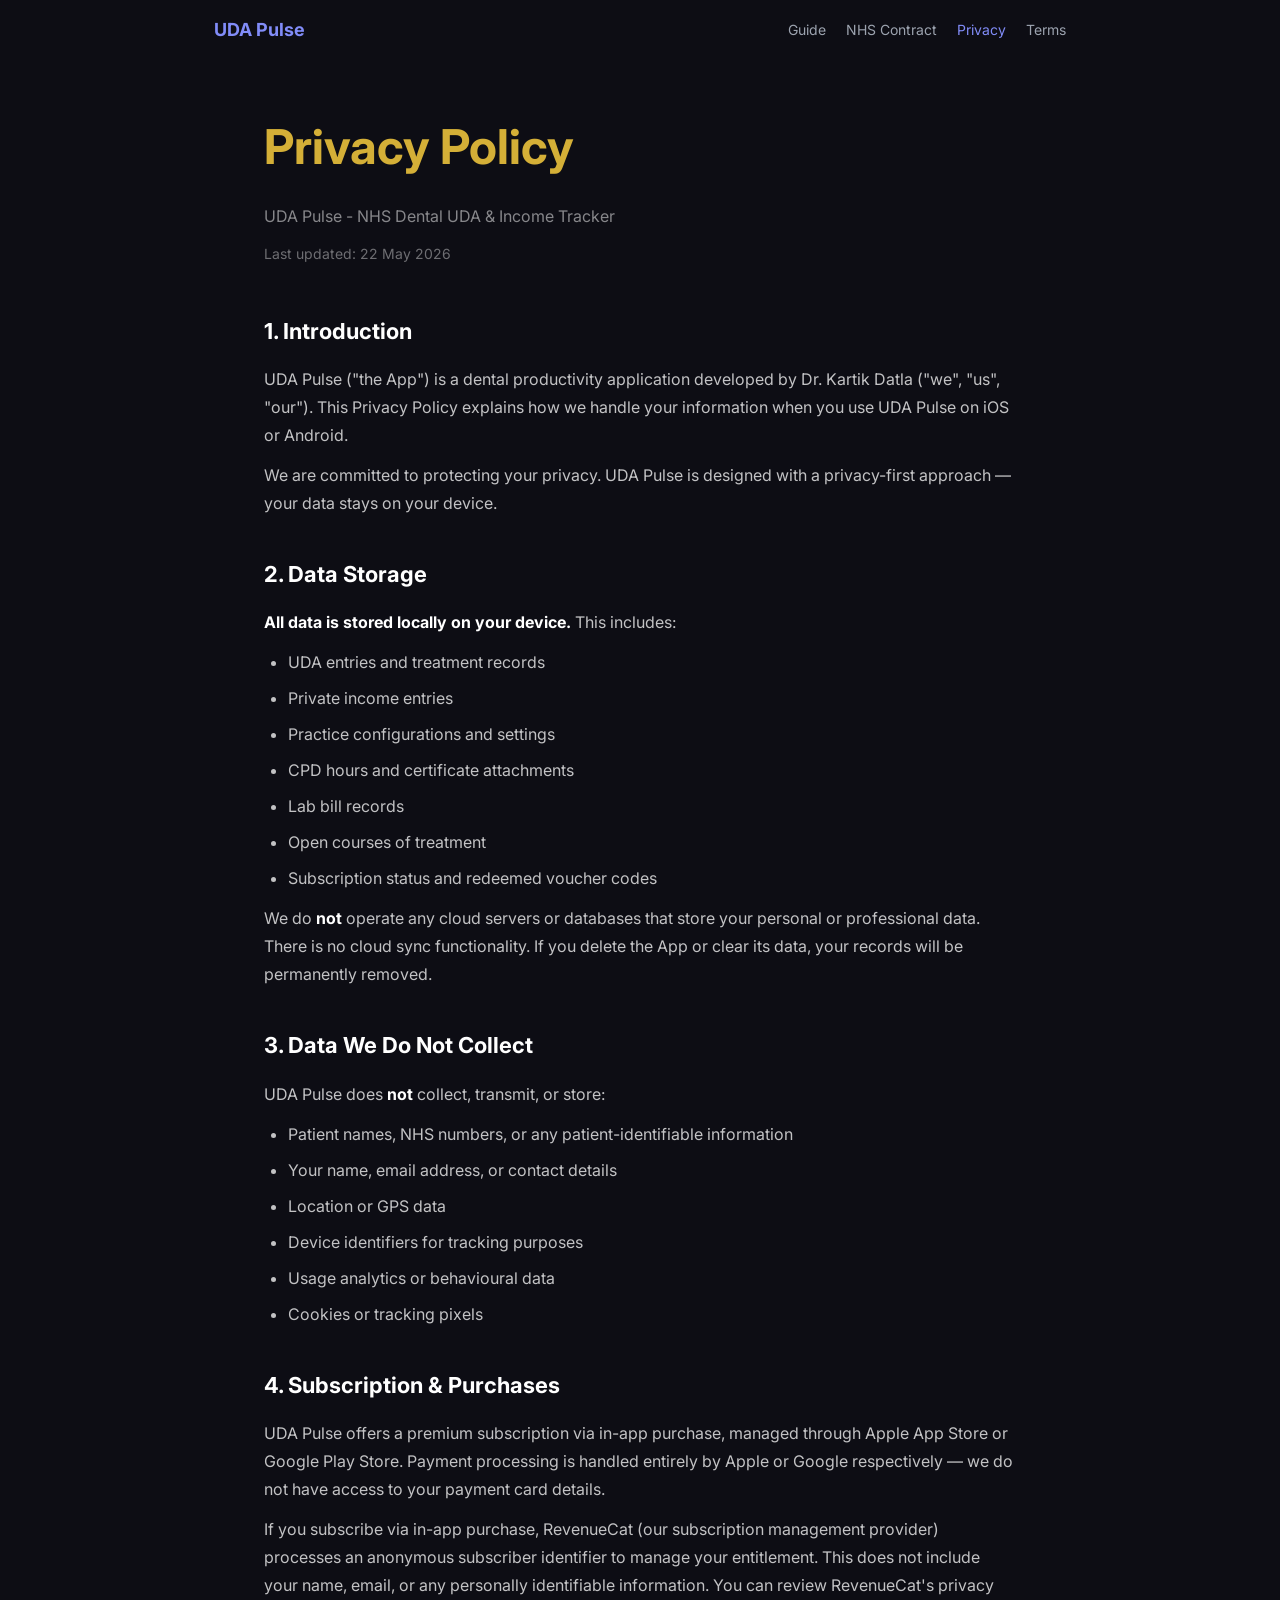
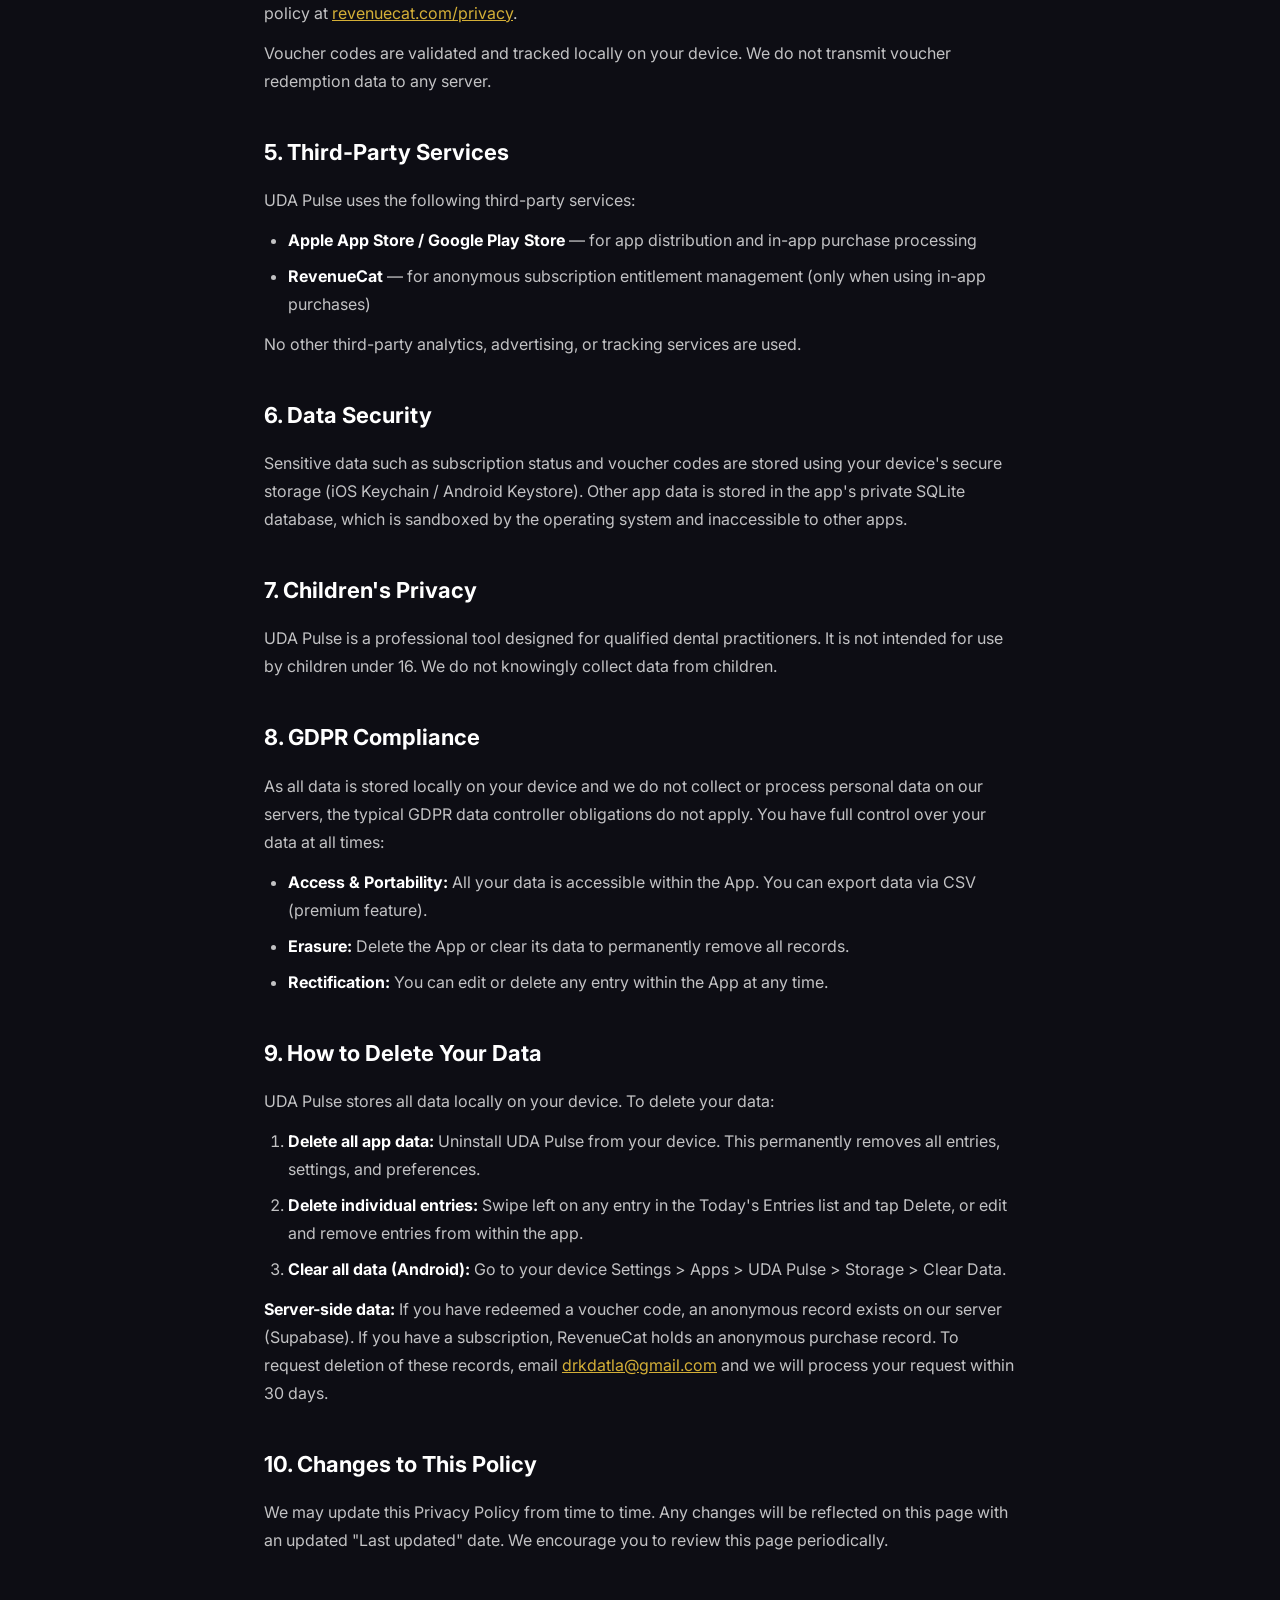
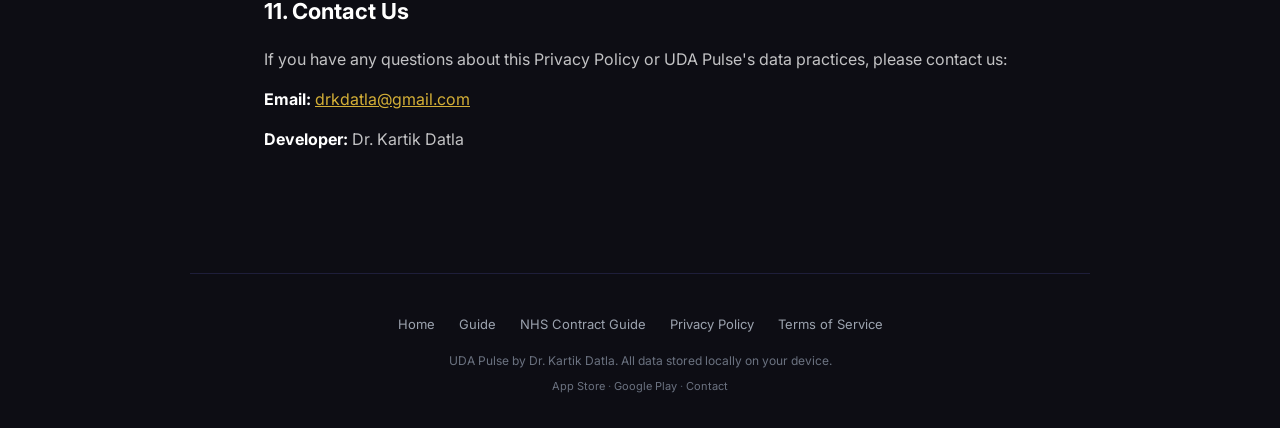
<file: privacy-policy/index.html>
<!DOCTYPE html>
<html lang="en-GB">
<head>
<meta charset="UTF-8">
<meta name="viewport" content="width=device-width, initial-scale=1.0">
<title>Privacy Policy — UDA Pulse | UK GDPR Compliant Dental App</title>
<meta name="description" content="UDA Pulse privacy policy. UK GDPR compliant. All data stored locally on your device. No patient data collected, no tracking, no account required.">
<meta name="keywords" content="UDA Pulse privacy policy, dental app privacy, NHS dentist app data, UK GDPR dental app, UDA tracker privacy, local data storage dental app">
<link rel="canonical" href="https://udapulse.co.uk/privacy-policy/">

<!-- Open Graph -->
<meta property="og:title" content="Privacy Policy — UDA Pulse">
<meta property="og:description" content="UDA Pulse privacy policy. UK GDPR compliant. All data stored locally on your device. No patient data collected, no tracking.">
<meta property="og:url" content="https://udapulse.co.uk/privacy-policy/">
<meta property="og:site_name" content="UDA Pulse">
<meta property="og:type" content="website">
<meta property="og:locale" content="en_GB">

<!-- Twitter Card -->
<meta name="twitter:card" content="summary">
<meta name="twitter:title" content="Privacy Policy — UDA Pulse">
<meta name="twitter:description" content="UDA Pulse privacy policy. UK GDPR compliant. All data stored locally on your device. No patient data collected.">

<link rel="stylesheet" href="/css/style.css">

<!-- JSON-LD Structured Data -->
<script type="application/ld+json">
{
  "@context": "https://schema.org",
  "@type": "WebPage",
  "name": "Privacy Policy — UDA Pulse",
  "description": "UDA Pulse privacy policy. UK GDPR compliant. All data stored locally on your device.",
  "url": "https://udapulse.co.uk/privacy-policy/",
  "inLanguage": "en-GB",
  "isPartOf": {
    "@type": "WebSite",
    "name": "UDA Pulse",
    "url": "https://udapulse.co.uk"
  },
  "breadcrumb": {
    "@type": "BreadcrumbList",
    "itemListElement": [
      {"@type": "ListItem", "position": 1, "name": "Home", "item": "https://udapulse.co.uk"},
      {"@type": "ListItem", "position": 2, "name": "Privacy Policy", "item": "https://udapulse.co.uk/privacy-policy/"}
    ]
  }
}
</script>
</head>
<body>
  <!-- Site Navigation -->
  <nav style="padding: 16px 24px; display: flex; align-items: center; justify-content: space-between; max-width: 900px; margin: 0 auto; flex-wrap: wrap; gap: 12px;">
    <a href="/" style="color: #818cf8; text-decoration: none; font-weight: 700; font-size: 18px;">UDA Pulse</a>
    <div style="display: flex; gap: 20px; font-size: 14px; flex-wrap: wrap;">
      <a href="/guide/" style="color: #9ca3af; text-decoration: none;">Guide</a>
      <a href="/nhs-contract-guide/" style="color: #9ca3af; text-decoration: none;">NHS Contract</a>
      <a href="/privacy-policy/" style="color: #818cf8; text-decoration: none;">Privacy</a>
      <a href="/terms/" style="color: #9ca3af; text-decoration: none;">Terms</a>
    </div>
  </nav>

  <div class="legal-page">
    <h1>Privacy Policy</h1>
    <p class="subtitle">UDA Pulse - NHS Dental UDA &amp; Income Tracker</p>
    <p class="last-updated">Last updated: 22 May 2026</p>

    <section>
      <h2>1. Introduction</h2>
      <p>
        UDA Pulse ("the App") is a dental productivity application developed by Dr. Kartik Datla
        ("we", "us", "our"). This Privacy Policy explains how we handle your
        information when you use UDA Pulse on iOS or Android.
      </p>
      <p>
        We are committed to protecting your privacy. UDA Pulse is designed with a privacy-first
        approach — your data stays on your device.
      </p>
    </section>

    <section>
      <h2>2. Data Storage</h2>
      <p>
        <strong>All data is stored locally on your device.</strong> This includes:
      </p>
      <ul>
        <li>UDA entries and treatment records</li>
        <li>Private income entries</li>
        <li>Practice configurations and settings</li>
        <li>CPD hours and certificate attachments</li>
        <li>Lab bill records</li>
        <li>Open courses of treatment</li>
        <li>Subscription status and redeemed voucher codes</li>
      </ul>
      <p>
        We do <strong>not</strong> operate any cloud servers or databases
        that store your personal or professional data. There is no cloud sync functionality.
        If you delete the App or clear its data, your records will be permanently removed.
      </p>
    </section>

    <section>
      <h2>3. Data We Do Not Collect</h2>
      <p>UDA Pulse does <strong>not</strong> collect, transmit, or store:</p>
      <ul>
        <li>Patient names, NHS numbers, or any patient-identifiable information</li>
        <li>Your name, email address, or contact details</li>
        <li>Location or GPS data</li>
        <li>Device identifiers for tracking purposes</li>
        <li>Usage analytics or behavioural data</li>
        <li>Cookies or tracking pixels</li>
      </ul>
    </section>

    <section>
      <h2>4. Subscription &amp; Purchases</h2>
      <p>
        UDA Pulse offers a premium subscription via in-app purchase, managed through Apple App Store
        or Google Play Store. Payment processing is handled entirely by Apple or Google respectively
        — we do not have access to your payment card details.
      </p>
      <p>
        If you subscribe via in-app purchase, RevenueCat (our subscription management provider)
        processes an anonymous subscriber identifier to manage your entitlement. This does not
        include your name, email, or any personally identifiable information. You can review
        RevenueCat's privacy policy at
        <a href="https://www.revenuecat.com/privacy" target="_blank" rel="noopener noreferrer">revenuecat.com/privacy</a>.
      </p>
      <p>
        Voucher codes are validated and tracked locally on your device. We do not transmit
        voucher redemption data to any server.
      </p>
    </section>

    <section>
      <h2>5. Third-Party Services</h2>
      <p>UDA Pulse uses the following third-party services:</p>
      <ul>
        <li><strong>Apple App Store / Google Play Store</strong> — for app distribution and in-app purchase processing</li>
        <li><strong>RevenueCat</strong> — for anonymous subscription entitlement management (only when using in-app purchases)</li>
      </ul>
      <p>No other third-party analytics, advertising, or tracking services are used.</p>
    </section>

    <section>
      <h2>6. Data Security</h2>
      <p>
        Sensitive data such as subscription status and voucher codes are stored using your
        device's secure storage (iOS Keychain / Android Keystore). Other app data is stored
        in the app's private SQLite database, which is sandboxed by the operating system
        and inaccessible to other apps.
      </p>
    </section>

    <section>
      <h2>7. Children's Privacy</h2>
      <p>
        UDA Pulse is a professional tool designed for qualified dental practitioners. It is not
        intended for use by children under 16. We do not knowingly collect data from children.
      </p>
    </section>

    <section>
      <h2>8. GDPR Compliance</h2>
      <p>
        As all data is stored locally on your device and we do not collect or process personal data
        on our servers, the typical GDPR data controller obligations do not apply. You have full
        control over your data at all times:
      </p>
      <ul>
        <li><strong>Access &amp; Portability:</strong> All your data is accessible within the App. You can export data via CSV (premium feature).</li>
        <li><strong>Erasure:</strong> Delete the App or clear its data to permanently remove all records.</li>
        <li><strong>Rectification:</strong> You can edit or delete any entry within the App at any time.</li>
      </ul>
    </section>

    <section>
      <h2>9. How to Delete Your Data</h2>
      <p>UDA Pulse stores all data locally on your device. To delete your data:</p>
      <ol>
        <li><strong>Delete all app data:</strong> Uninstall UDA Pulse from your device. This permanently removes all entries, settings, and preferences.</li>
        <li><strong>Delete individual entries:</strong> Swipe left on any entry in the Today's Entries list and tap Delete, or edit and remove entries from within the app.</li>
        <li><strong>Clear all data (Android):</strong> Go to your device Settings > Apps > UDA Pulse > Storage > Clear Data.</li>
      </ol>
      <p>
        <strong>Server-side data:</strong> If you have redeemed a voucher
        code, an anonymous record exists on our server (Supabase). If you have a subscription,
        RevenueCat holds an anonymous purchase record. To request deletion of these records,
        email <a href="mailto:drkdatla@gmail.com">drkdatla@gmail.com</a>
        and we will process your request within 30 days.
      </p>
    </section>

    <section>
      <h2>10. Changes to This Policy</h2>
      <p>
        We may update this Privacy Policy from time to time. Any changes will be reflected on
        this page with an updated "Last updated" date. We encourage you to review this
        page periodically.
      </p>
    </section>

    <section>
      <h2>11. Contact Us</h2>
      <p>
        If you have any questions about this Privacy Policy or UDA Pulse's data practices,
        please contact us:
      </p>
      <p><strong>Email:</strong> <a href="mailto:drkdatla@gmail.com">drkdatla@gmail.com</a></p>
      <p><strong>Developer:</strong> Dr. Kartik Datla</p>
    </section>

  </div>

  <!-- Footer -->
  <footer style="padding: 40px 24px 32px; text-align: center; max-width: 900px; margin: 0 auto; border-top: 1px solid #1e1e3a;">
    <div style="display: flex; justify-content: center; gap: 24px; flex-wrap: wrap; margin-bottom: 16px; font-size: 13px;">
      <a href="/" style="color: #9ca3af; text-decoration: none;">Home</a>
      <a href="/guide/" style="color: #9ca3af; text-decoration: none;">Guide</a>
      <a href="/nhs-contract-guide/" style="color: #9ca3af; text-decoration: none;">NHS Contract Guide</a>
      <a href="/privacy-policy/" style="color: #9ca3af; text-decoration: none;">Privacy Policy</a>
      <a href="/terms/" style="color: #9ca3af; text-decoration: none;">Terms of Service</a>
    </div>
    <p style="color: #6b7280; font-size: 12px; margin: 0;">UDA Pulse by Dr. Kartik Datla. All data stored locally on your device.</p>
    <p style="color: #4b5563; font-size: 11px; margin: 8px 0 0;">
      <a href="https://apps.apple.com/us/app/uda-pulse/id6757474721" style="color: #6b7280; text-decoration: none;">App Store</a> ·
      <a href="https://play.google.com/store/apps/details?id=com.kartikdatla.udapulse" style="color: #6b7280; text-decoration: none;">Google Play</a> ·
      <a href="mailto:drkdatla@gmail.com" style="color: #6b7280; text-decoration: none;">Contact</a>
    </p>
  </footer>
</body>
</html>
</file>
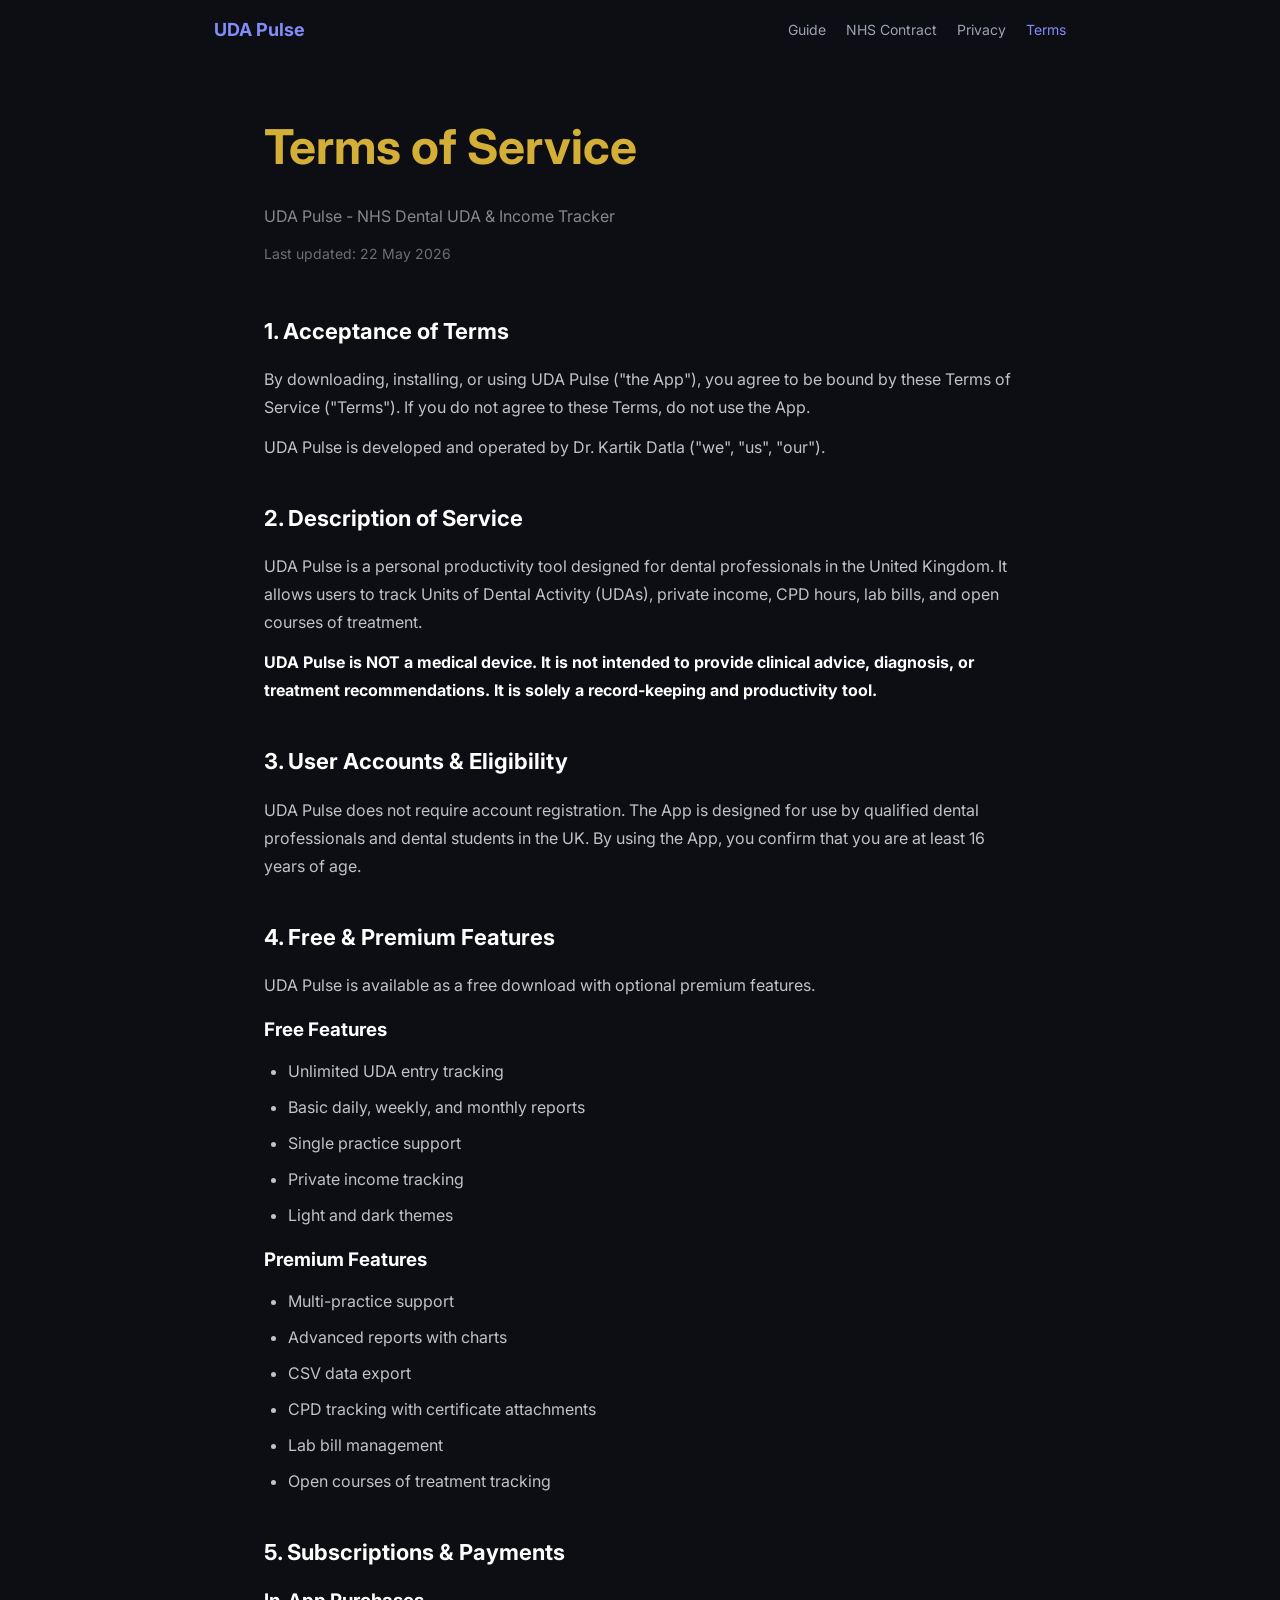
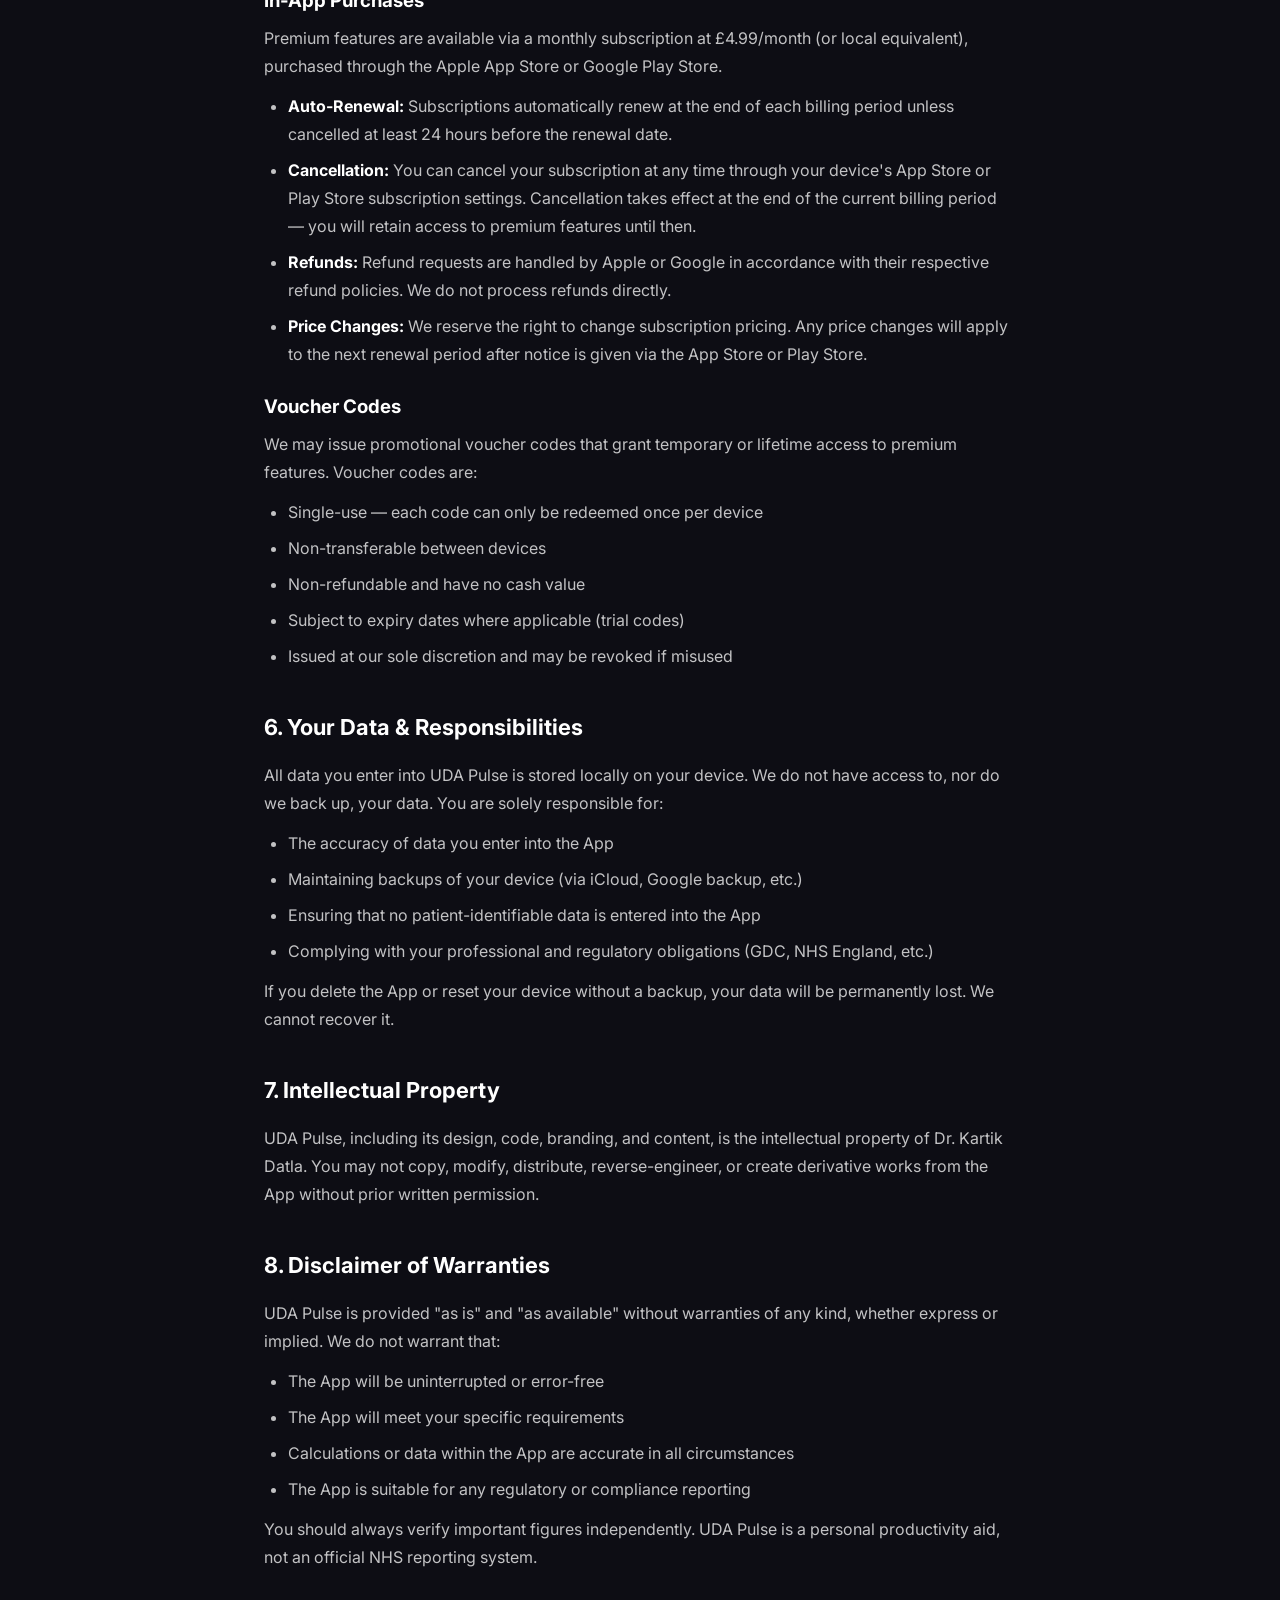
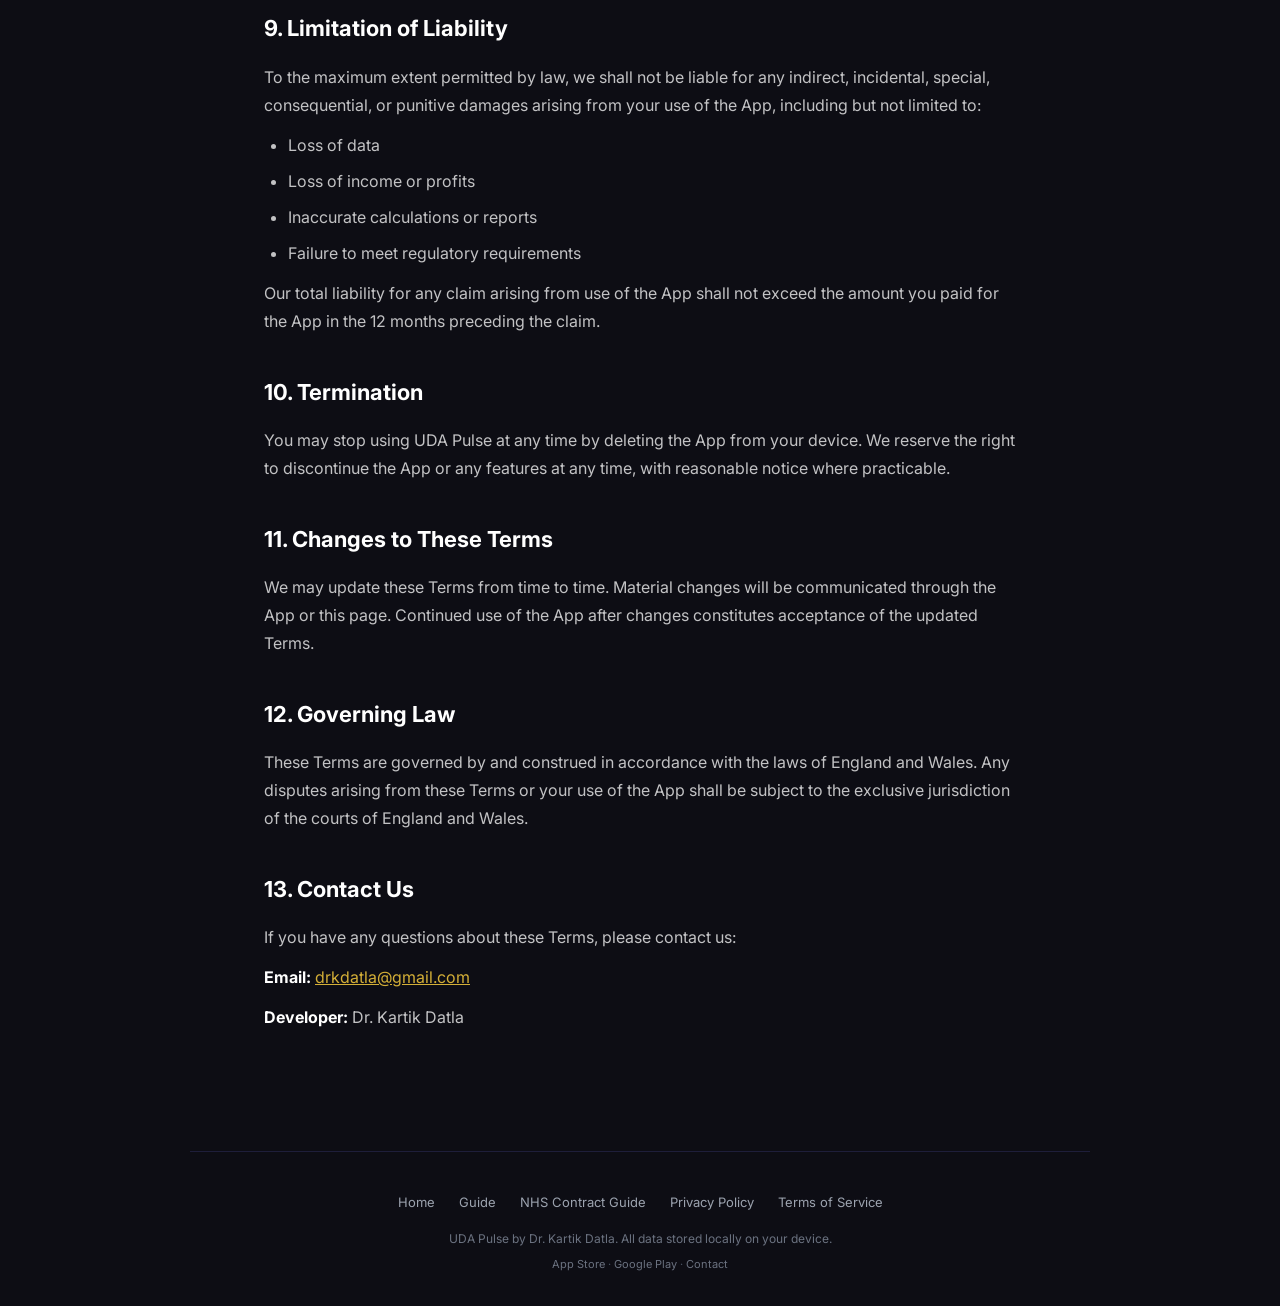
<file: terms/index.html>
<!DOCTYPE html>
<html lang="en-GB">
<head>
<meta charset="UTF-8">
<meta name="viewport" content="width=device-width, initial-scale=1.0">
<title>Terms of Service — UDA Pulse | NHS Dental UDA Tracker</title>
<meta name="description" content="Terms of Service for UDA Pulse, the free NHS dental UDA tracker. Subscription terms, data responsibilities, and governing law (England and Wales).">
<meta name="keywords" content="UDA Pulse terms of service, dental app terms, NHS dentist app terms, UDA tracker terms, dental app subscription terms">
<link rel="canonical" href="https://udapulse.co.uk/terms/">

<!-- Open Graph -->
<meta property="og:title" content="Terms of Service — UDA Pulse">
<meta property="og:description" content="Terms of Service for UDA Pulse, the free NHS dental UDA tracker. Subscription terms, data responsibilities, and governing law.">
<meta property="og:url" content="https://udapulse.co.uk/terms/">
<meta property="og:site_name" content="UDA Pulse">
<meta property="og:type" content="website">
<meta property="og:locale" content="en_GB">

<!-- Twitter Card -->
<meta name="twitter:card" content="summary">
<meta name="twitter:title" content="Terms of Service — UDA Pulse">
<meta name="twitter:description" content="Terms of Service for UDA Pulse. Subscription terms, data responsibilities, governing law (England and Wales).">

<link rel="stylesheet" href="/css/style.css">

<!-- JSON-LD Structured Data -->
<script type="application/ld+json">
{
  "@context": "https://schema.org",
  "@type": "WebPage",
  "name": "Terms of Service — UDA Pulse",
  "description": "Terms of Service for UDA Pulse, the free NHS dental UDA tracker app.",
  "url": "https://udapulse.co.uk/terms/",
  "inLanguage": "en-GB",
  "isPartOf": {
    "@type": "WebSite",
    "name": "UDA Pulse",
    "url": "https://udapulse.co.uk"
  },
  "breadcrumb": {
    "@type": "BreadcrumbList",
    "itemListElement": [
      {"@type": "ListItem", "position": 1, "name": "Home", "item": "https://udapulse.co.uk"},
      {"@type": "ListItem", "position": 2, "name": "Terms of Service", "item": "https://udapulse.co.uk/terms/"}
    ]
  }
}
</script>
</head>
<body>
  <!-- Site Navigation -->
  <nav style="padding: 16px 24px; display: flex; align-items: center; justify-content: space-between; max-width: 900px; margin: 0 auto; flex-wrap: wrap; gap: 12px;">
    <a href="/" style="color: #818cf8; text-decoration: none; font-weight: 700; font-size: 18px;">UDA Pulse</a>
    <div style="display: flex; gap: 20px; font-size: 14px; flex-wrap: wrap;">
      <a href="/guide/" style="color: #9ca3af; text-decoration: none;">Guide</a>
      <a href="/nhs-contract-guide/" style="color: #9ca3af; text-decoration: none;">NHS Contract</a>
      <a href="/privacy-policy/" style="color: #9ca3af; text-decoration: none;">Privacy</a>
      <a href="/terms/" style="color: #818cf8; text-decoration: none;">Terms</a>
    </div>
  </nav>

  <div class="legal-page">
    <h1>Terms of Service</h1>
    <p class="subtitle">UDA Pulse - NHS Dental UDA &amp; Income Tracker</p>
    <p class="last-updated">Last updated: 22 May 2026</p>

    <section>
      <h2>1. Acceptance of Terms</h2>
      <p>
        By downloading, installing, or using UDA Pulse ("the App"), you agree to be
        bound by these Terms of Service ("Terms"). If you do not agree to these Terms,
        do not use the App.
      </p>
      <p>
        UDA Pulse is developed and operated by Dr. Kartik Datla ("we", "us", "our").
      </p>
    </section>

    <section>
      <h2>2. Description of Service</h2>
      <p>
        UDA Pulse is a personal productivity tool designed for dental professionals in the
        United Kingdom. It allows users to track Units of Dental Activity (UDAs), private
        income, CPD hours, lab bills, and open courses of treatment.
      </p>
      <p>
        <strong>UDA Pulse is NOT a medical device. It is not intended to provide clinical advice,
        diagnosis, or treatment recommendations. It is solely a record-keeping and productivity tool.</strong>
      </p>
    </section>

    <section>
      <h2>3. User Accounts &amp; Eligibility</h2>
      <p>
        UDA Pulse does not require account registration. The App is designed for use by
        qualified dental professionals and dental students in the UK. By using the App,
        you confirm that you are at least 16 years of age.
      </p>
    </section>

    <section>
      <h2>4. Free &amp; Premium Features</h2>
      <p>UDA Pulse is available as a free download with optional premium features.</p>

      <h3 style="margin-top: 16px; margin-bottom: 8px;">Free Features</h3>
      <ul>
        <li>Unlimited UDA entry tracking</li>
        <li>Basic daily, weekly, and monthly reports</li>
        <li>Single practice support</li>
        <li>Private income tracking</li>
        <li>Light and dark themes</li>
      </ul>

      <h3 style="margin-top: 16px; margin-bottom: 8px;">Premium Features</h3>
      <ul>
        <li>Multi-practice support</li>
        <li>Advanced reports with charts</li>
        <li>CSV data export</li>
        <li>CPD tracking with certificate attachments</li>
        <li>Lab bill management</li>
        <li>Open courses of treatment tracking</li>
      </ul>
    </section>

    <section>
      <h2>5. Subscriptions &amp; Payments</h2>
      <h3 style="margin-top: 8px; margin-bottom: 8px;">In-App Purchases</h3>
      <p>
        Premium features are available via a monthly subscription at &pound;4.99/month (or
        local equivalent), purchased through the Apple App Store or Google Play Store.
      </p>
      <ul>
        <li><strong>Auto-Renewal:</strong> Subscriptions automatically renew at the end of each billing period unless cancelled at least 24 hours before the renewal date.</li>
        <li><strong>Cancellation:</strong> You can cancel your subscription at any time through your device's App Store or Play Store subscription settings. Cancellation takes effect at the end of the current billing period — you will retain access to premium features until then.</li>
        <li><strong>Refunds:</strong> Refund requests are handled by Apple or Google in accordance with their respective refund policies. We do not process refunds directly.</li>
        <li><strong>Price Changes:</strong> We reserve the right to change subscription pricing. Any price changes will apply to the next renewal period after notice is given via the App Store or Play Store.</li>
      </ul>

      <h3 style="margin-top: 24px; margin-bottom: 8px;">Voucher Codes</h3>
      <p>
        We may issue promotional voucher codes that grant temporary or lifetime access to
        premium features. Voucher codes are:
      </p>
      <ul>
        <li>Single-use — each code can only be redeemed once per device</li>
        <li>Non-transferable between devices</li>
        <li>Non-refundable and have no cash value</li>
        <li>Subject to expiry dates where applicable (trial codes)</li>
        <li>Issued at our sole discretion and may be revoked if misused</li>
      </ul>
    </section>

    <section>
      <h2>6. Your Data &amp; Responsibilities</h2>
      <p>
        All data you enter into UDA Pulse is stored locally on your device. We do not have
        access to, nor do we back up, your data. You are solely responsible for:
      </p>
      <ul>
        <li>The accuracy of data you enter into the App</li>
        <li>Maintaining backups of your device (via iCloud, Google backup, etc.)</li>
        <li>Ensuring that no patient-identifiable data is entered into the App</li>
        <li>Complying with your professional and regulatory obligations (GDC, NHS England, etc.)</li>
      </ul>
      <p>
        If you delete the App or reset your device without a backup, your data will be
        permanently lost. We cannot recover it.
      </p>
    </section>

    <section>
      <h2>7. Intellectual Property</h2>
      <p>
        UDA Pulse, including its design, code, branding, and content, is the intellectual
        property of Dr. Kartik Datla. You may not copy, modify, distribute, reverse-engineer,
        or create derivative works from the App without prior written permission.
      </p>
    </section>

    <section>
      <h2>8. Disclaimer of Warranties</h2>
      <p>
        UDA Pulse is provided "as is" and "as available" without warranties
        of any kind, whether express or implied. We do not warrant that:
      </p>
      <ul>
        <li>The App will be uninterrupted or error-free</li>
        <li>The App will meet your specific requirements</li>
        <li>Calculations or data within the App are accurate in all circumstances</li>
        <li>The App is suitable for any regulatory or compliance reporting</li>
      </ul>
      <p>
        You should always verify important figures independently. UDA Pulse is a personal
        productivity aid, not an official NHS reporting system.
      </p>
    </section>

    <section>
      <h2>9. Limitation of Liability</h2>
      <p>
        To the maximum extent permitted by law, we shall not be liable for any indirect,
        incidental, special, consequential, or punitive damages arising from your use of
        the App, including but not limited to:
      </p>
      <ul>
        <li>Loss of data</li>
        <li>Loss of income or profits</li>
        <li>Inaccurate calculations or reports</li>
        <li>Failure to meet regulatory requirements</li>
      </ul>
      <p>
        Our total liability for any claim arising from use of the App shall not exceed the
        amount you paid for the App in the 12 months preceding the claim.
      </p>
    </section>

    <section>
      <h2>10. Termination</h2>
      <p>
        You may stop using UDA Pulse at any time by deleting the App from your device. We
        reserve the right to discontinue the App or any features at any time, with reasonable
        notice where practicable.
      </p>
    </section>

    <section>
      <h2>11. Changes to These Terms</h2>
      <p>
        We may update these Terms from time to time. Material changes will be communicated
        through the App or this page. Continued use of the App after changes constitutes
        acceptance of the updated Terms.
      </p>
    </section>

    <section>
      <h2>12. Governing Law</h2>
      <p>
        These Terms are governed by and construed in accordance with the laws of England and
        Wales. Any disputes arising from these Terms or your use of the App shall be subject
        to the exclusive jurisdiction of the courts of England and Wales.
      </p>
    </section>

    <section>
      <h2>13. Contact Us</h2>
      <p>If you have any questions about these Terms, please contact us:</p>
      <p><strong>Email:</strong> <a href="mailto:drkdatla@gmail.com">drkdatla@gmail.com</a></p>
      <p><strong>Developer:</strong> Dr. Kartik Datla</p>
    </section>

  </div>

  <!-- Footer -->
  <footer style="padding: 40px 24px 32px; text-align: center; max-width: 900px; margin: 0 auto; border-top: 1px solid #1e1e3a;">
    <div style="display: flex; justify-content: center; gap: 24px; flex-wrap: wrap; margin-bottom: 16px; font-size: 13px;">
      <a href="/" style="color: #9ca3af; text-decoration: none;">Home</a>
      <a href="/guide/" style="color: #9ca3af; text-decoration: none;">Guide</a>
      <a href="/nhs-contract-guide/" style="color: #9ca3af; text-decoration: none;">NHS Contract Guide</a>
      <a href="/privacy-policy/" style="color: #9ca3af; text-decoration: none;">Privacy Policy</a>
      <a href="/terms/" style="color: #9ca3af; text-decoration: none;">Terms of Service</a>
    </div>
    <p style="color: #6b7280; font-size: 12px; margin: 0;">UDA Pulse by Dr. Kartik Datla. All data stored locally on your device.</p>
    <p style="color: #4b5563; font-size: 11px; margin: 8px 0 0;">
      <a href="https://apps.apple.com/us/app/uda-pulse/id6757474721" style="color: #6b7280; text-decoration: none;">App Store</a> ·
      <a href="https://play.google.com/store/apps/details?id=com.kartikdatla.udapulse" style="color: #6b7280; text-decoration: none;">Google Play</a> ·
      <a href="mailto:drkdatla@gmail.com" style="color: #6b7280; text-decoration: none;">Contact</a>
    </p>
  </footer>
</body>
</html>
</file>
<file: css/style.css>
/* UDA Pulse - Shared Styles */
@import url('https://fonts.googleapis.com/css2?family=Inter:wght@300;400;500;600;700;800;900&display=swap');

:root {
  --bg-dark: #0d0d14;
  --bg-card: rgba(255, 255, 255, 0.05);
  --border-card: rgba(255, 255, 255, 0.1);
  --indigo: #6366F1;
  --indigo-dark: #4F46E5;
  --indigo-light: #A5B4FC;
  --teal: #14B8A6;
  --teal-light: #5EEAD4;
  --text-primary: #ffffff;
  --text-secondary: rgba(255, 255, 255, 0.6);
  --text-muted: rgba(255, 255, 255, 0.4);
}

* {
  margin: 0;
  padding: 0;
  box-sizing: border-box;
}

body {
  font-family: 'Inter', -apple-system, BlinkMacSystemFont, 'Segoe UI', sans-serif;
  background: var(--bg-dark);
  color: var(--text-primary);
  line-height: 1.6;
  -webkit-font-smoothing: antialiased;
}

a {
  color: var(--teal-light);
  text-decoration: none;
  transition: color 0.2s;
}

a:hover {
  color: #99f6e4;
}

/* Layout */
.container {
  max-width: 760px;
  margin: 0 auto;
  padding: 0 24px;
}

.container-wide {
  max-width: 1080px;
  margin: 0 auto;
  padding: 0 24px;
}

/* Hero */
.hero {
  position: relative;
  overflow: hidden;
}

.hero-bg {
  position: absolute;
  inset: 0;
  background: linear-gradient(135deg, #0d0d14 0%, #1a1a3e 40%, #6366F1 100%);
  opacity: 0.6;
}

.hero-content {
  position: relative;
  max-width: 760px;
  margin: 0 auto;
  padding: 80px 24px 64px;
  text-align: center;
}

.hero-icon {
  width: 96px;
  height: 96px;
  margin: 0 auto 32px;
  border-radius: 24px;
  background: linear-gradient(135deg, #6366F1, #4F46E5);
  box-shadow: 0 0 60px rgba(99, 102, 241, 0.5);
  display: flex;
  align-items: center;
  justify-content: center;
  font-size: 48px;
}

.hero h1 {
  font-size: clamp(40px, 6vw, 60px);
  font-weight: 900;
  letter-spacing: -2px;
  margin-bottom: 16px;
  background: linear-gradient(135deg, #fff, #A5B4FC);
  -webkit-background-clip: text;
  -webkit-text-fill-color: transparent;
  background-clip: text;
}

.hero-tagline {
  color: var(--teal-light);
  font-size: 18px;
  font-weight: 500;
  letter-spacing: 1.5px;
  text-transform: uppercase;
  margin-bottom: 24px;
}

.hero-desc {
  color: var(--text-secondary);
  font-size: 18px;
  max-width: 560px;
  margin: 0 auto 24px;
  line-height: 1.7;
}

.hero-highlight {
  color: rgba(255, 255, 255, 0.8);
  font-size: 16px;
  max-width: 560px;
  margin: 0 auto 40px;
  line-height: 1.7;
}

.hero-highlight strong {
  color: #fff;
}

.badge-pill {
  display: inline-block;
  margin-top: 8px;
  padding: 4px 12px;
  font-size: 12px;
  font-weight: 500;
  border-radius: 999px;
  background: rgba(20, 184, 166, 0.15);
  color: var(--teal-light);
  border: 1px solid rgba(20, 184, 166, 0.3);
}

/* Buttons */
.btn-group {
  display: flex;
  flex-wrap: wrap;
  justify-content: center;
  gap: 16px;
}

.btn {
  display: inline-flex;
  align-items: center;
  gap: 8px;
  padding: 16px 32px;
  font-size: 16px;
  font-weight: 600;
  border-radius: 12px;
  text-decoration: none;
  transition: all 0.2s;
}

.btn-primary {
  background: #fff;
  color: #000;
}

.btn-primary:hover {
  background: rgba(255, 255, 255, 0.9);
  color: #000;
}

.btn-secondary {
  background: rgba(255, 255, 255, 0.1);
  color: #fff;
  border: 1px solid rgba(255, 255, 255, 0.2);
}

.btn-secondary:hover {
  background: rgba(255, 255, 255, 0.2);
  color: #fff;
}

.btn svg {
  width: 20px;
  height: 20px;
}

/* Sections */
section {
  padding: 64px 0;
}

.section-title {
  font-size: 28px;
  font-weight: 800;
  letter-spacing: -0.5px;
  margin-bottom: 16px;
}

.section-subtitle {
  color: var(--text-secondary);
  font-size: 16px;
  line-height: 1.75;
  margin-bottom: 40px;
}

/* Cards */
.card {
  background: var(--bg-card);
  border: 1px solid var(--border-card);
  border-radius: 16px;
  padding: 32px;
}

.card:hover {
  border-color: rgba(99, 102, 241, 0.4);
}

/* Feature Grid */
.feature-grid {
  display: grid;
  grid-template-columns: repeat(auto-fill, minmax(300px, 1fr));
  gap: 24px;
}

.feature-card {
  background: var(--bg-card);
  border: 1px solid var(--border-card);
  border-radius: 16px;
  padding: 24px;
  transition: border-color 0.2s;
}

.feature-card:hover {
  border-color: rgba(99, 102, 241, 0.4);
}

.feature-card .icon {
  font-size: 28px;
  margin-bottom: 16px;
}

.feature-card h3 {
  font-size: 18px;
  font-weight: 600;
  margin-bottom: 8px;
}

.feature-card p {
  color: var(--text-secondary);
  font-size: 14px;
  line-height: 1.7;
}

/* Steps */
.steps-list {
  list-style: none;
  padding: 0;
}

.step-item {
  display: flex;
  gap: 16px;
  align-items: flex-start;
  background: var(--bg-card);
  border: 1px solid var(--border-card);
  border-radius: 12px;
  padding: 20px;
  margin-bottom: 12px;
}

.step-number {
  flex-shrink: 0;
  width: 36px;
  height: 36px;
  border-radius: 10px;
  background: var(--indigo);
  color: #fff;
  display: flex;
  align-items: center;
  justify-content: center;
  font-weight: 700;
  font-size: 14px;
}

.step-content h3 {
  font-size: 16px;
  font-weight: 600;
  margin-bottom: 4px;
}

.step-content p {
  color: var(--text-secondary);
  font-size: 14px;
  line-height: 1.7;
}

/* Comparison Table */
.comparison-wrapper {
  overflow-x: auto;
  background: var(--bg-card);
  border: 1px solid var(--border-card);
  border-radius: 16px;
}

.comparison-table {
  width: 100%;
  border-collapse: collapse;
  font-size: 14px;
}

.comparison-table th {
  text-align: left;
  padding: 16px 20px;
  font-weight: 600;
  color: rgba(255, 255, 255, 0.7);
  border-bottom: 1px solid var(--border-card);
}

.comparison-table th.highlight {
  color: var(--indigo-light);
}

.comparison-table td {
  padding: 12px 20px;
  border-bottom: 1px solid rgba(255, 255, 255, 0.03);
}

.comparison-table tr:last-child td {
  border-bottom: none;
}

.comparison-table td:first-child {
  font-weight: 500;
  color: #fff;
}

.comparison-table td:nth-child(2) {
  color: var(--indigo-light);
}

.comparison-table td:nth-child(n+3) {
  color: rgba(255, 255, 255, 0.6);
}

/* FAQ */
.faq-list {
  display: flex;
  flex-direction: column;
  gap: 12px;
}

details {
  background: var(--bg-card);
  border: 1px solid var(--border-card);
  border-radius: 12px;
  overflow: hidden;
}

details summary {
  display: flex;
  align-items: center;
  justify-content: space-between;
  cursor: pointer;
  padding: 20px 24px;
  font-weight: 500;
  font-size: 16px;
  color: #fff;
  transition: background 0.2s;
}

details summary:hover {
  background: rgba(255, 255, 255, 0.03);
}

details summary::after {
  content: '+';
  font-size: 20px;
  color: rgba(255, 255, 255, 0.3);
  transition: transform 0.2s;
  margin-left: 16px;
  flex-shrink: 0;
}

details[open] summary::after {
  transform: rotate(45deg);
}

details summary::-webkit-details-marker {
  display: none;
}

details .faq-answer {
  padding: 0 24px 20px;
  color: var(--text-secondary);
  line-height: 1.75;
  font-size: 15px;
}

/* Built by section */
.built-by {
  text-align: center;
  padding: 64px 24px;
}

.built-by-icon {
  width: 64px;
  height: 64px;
  margin: 0 auto 24px;
  border-radius: 50%;
  background: linear-gradient(135deg, #14B8A6, #0f766e);
  display: flex;
  align-items: center;
  justify-content: center;
  font-size: 28px;
}

.built-by h2 {
  font-size: 24px;
  font-weight: 700;
  margin-bottom: 16px;
}

.built-by p {
  color: var(--text-secondary);
  max-width: 480px;
  margin: 0 auto;
  line-height: 1.7;
}

/* Footer */
.site-footer {
  border-top: 1px solid var(--border-card);
  padding: 32px 24px;
}

.site-footer .inner {
  max-width: 760px;
  margin: 0 auto;
  display: flex;
  flex-direction: column;
  align-items: center;
  gap: 16px;
  font-size: 14px;
  color: rgba(255, 255, 255, 0.5);
}

.site-footer nav {
  display: flex;
  flex-wrap: wrap;
  gap: 24px;
}

.site-footer nav a {
  color: rgba(255, 255, 255, 0.5);
  transition: color 0.2s;
}

.site-footer nav a:hover {
  color: rgba(255, 255, 255, 0.7);
}

/* Legal pages */
.legal-page {
  max-width: 800px;
  margin: 0 auto;
  padding: 48px 24px 80px;
}

.legal-page h1 {
  font-size: clamp(32px, 5vw, 48px);
  font-weight: 700;
  margin-bottom: 16px;
  color: #d4af37;
}

.legal-page .subtitle {
  color: rgba(255, 255, 255, 0.5);
  margin-bottom: 12px;
}

.legal-page .last-updated {
  color: rgba(255, 255, 255, 0.4);
  font-size: 14px;
  margin-bottom: 48px;
}

.legal-page section {
  padding: 0;
  margin-bottom: 40px;
}

.legal-page section h2 {
  font-size: 22px;
  font-weight: 700;
  margin-bottom: 16px;
  color: #fff;
}

.legal-page p {
  color: rgba(255, 255, 255, 0.75);
  line-height: 1.75;
  margin-bottom: 12px;
}

.legal-page ul, .legal-page ol {
  color: rgba(255, 255, 255, 0.75);
  line-height: 1.75;
  padding-left: 24px;
  margin: 12px 0;
}

.legal-page li {
  margin-bottom: 8px;
}

.legal-page strong {
  color: #fff;
}

.legal-page a {
  color: #d4af37;
  text-decoration: underline;
}

.legal-page a:hover {
  color: #e5c348;
}

/* Glossary */
.glossary-list {
  margin: 0;
}

.glossary-item {
  display: grid;
  grid-template-columns: 180px 1fr;
  gap: 16px;
  padding: 12px 0;
  border-bottom: 1px solid rgba(255, 255, 255, 0.06);
}

.glossary-item dt {
  font-weight: 700;
  color: var(--indigo-light);
}

.glossary-item dd {
  margin: 0;
  color: rgba(255, 255, 255, 0.7);
  line-height: 1.7;
  font-size: 15px;
}

/* Guide page styles */
.guide-hero {
  display: flex;
  flex-direction: column;
  align-items: center;
  justify-content: center;
  text-align: center;
  padding: 80px 24px 48px;
  background: linear-gradient(160deg, #0F0F1A 0%, #1a1a3e 35%, #2d2b6b 60%, #6366F1 100%);
}

.guide-toc {
  margin-top: 48px;
}

.guide-toc h2 {
  font-size: 20px;
  font-weight: 800;
  margin-bottom: 12px;
}

.guide-toc ul {
  list-style: none;
  padding: 0;
  margin: 0;
  column-count: 2;
  column-gap: 24px;
  font-size: 14px;
}

.guide-toc li {
  margin-bottom: 6px;
}

.guide-toc a {
  color: var(--indigo-light);
}

/* Band table for guide */
.band-table-wrapper {
  overflow-x: auto;
  background: rgba(255, 255, 255, 0.04);
  border: 1px solid rgba(255, 255, 255, 0.08);
  border-radius: 12px;
  margin: 20px 0;
}

.band-table {
  width: 100%;
  border-collapse: collapse;
  font-size: 15px;
}

.band-table thead tr {
  background: rgba(99, 102, 241, 0.12);
}

.band-table th {
  text-align: left;
  padding: 12px 16px;
  font-weight: 600;
}

.band-table td {
  padding: 12px 16px;
  border-top: 1px solid rgba(255, 255, 255, 0.06);
}

.band-table td:nth-child(2) {
  color: var(--indigo-light);
}

.band-table td:nth-child(3) {
  color: rgba(255, 255, 255, 0.68);
}

/* Download CTA box */
.cta-box {
  padding: 32px;
  background: rgba(99, 102, 241, 0.1);
  border: 1px solid rgba(99, 102, 241, 0.2);
  border-radius: 16px;
  text-align: center;
  margin-top: 56px;
}

.cta-box h3 {
  font-size: 22px;
  font-weight: 700;
  margin-bottom: 8px;
}

.cta-box p {
  font-size: 14px;
  color: var(--text-secondary);
  margin-bottom: 20px;
}

/* Responsive */
@media (max-width: 768px) {
  .feature-grid {
    grid-template-columns: 1fr;
  }

  .comparison-table {
    font-size: 12px;
  }

  .comparison-table th,
  .comparison-table td {
    padding: 10px 12px;
  }

  .glossary-item {
    grid-template-columns: 1fr;
    gap: 4px;
  }

  .guide-toc ul {
    column-count: 1;
  }

  .site-footer .inner {
    flex-direction: column;
    text-align: center;
  }
}

@media (max-width: 480px) {
  .btn {
    padding: 14px 24px;
    font-size: 14px;
    width: 100%;
    justify-content: center;
  }

  .btn-group {
    flex-direction: column;
    align-items: stretch;
  }
}
</file>
